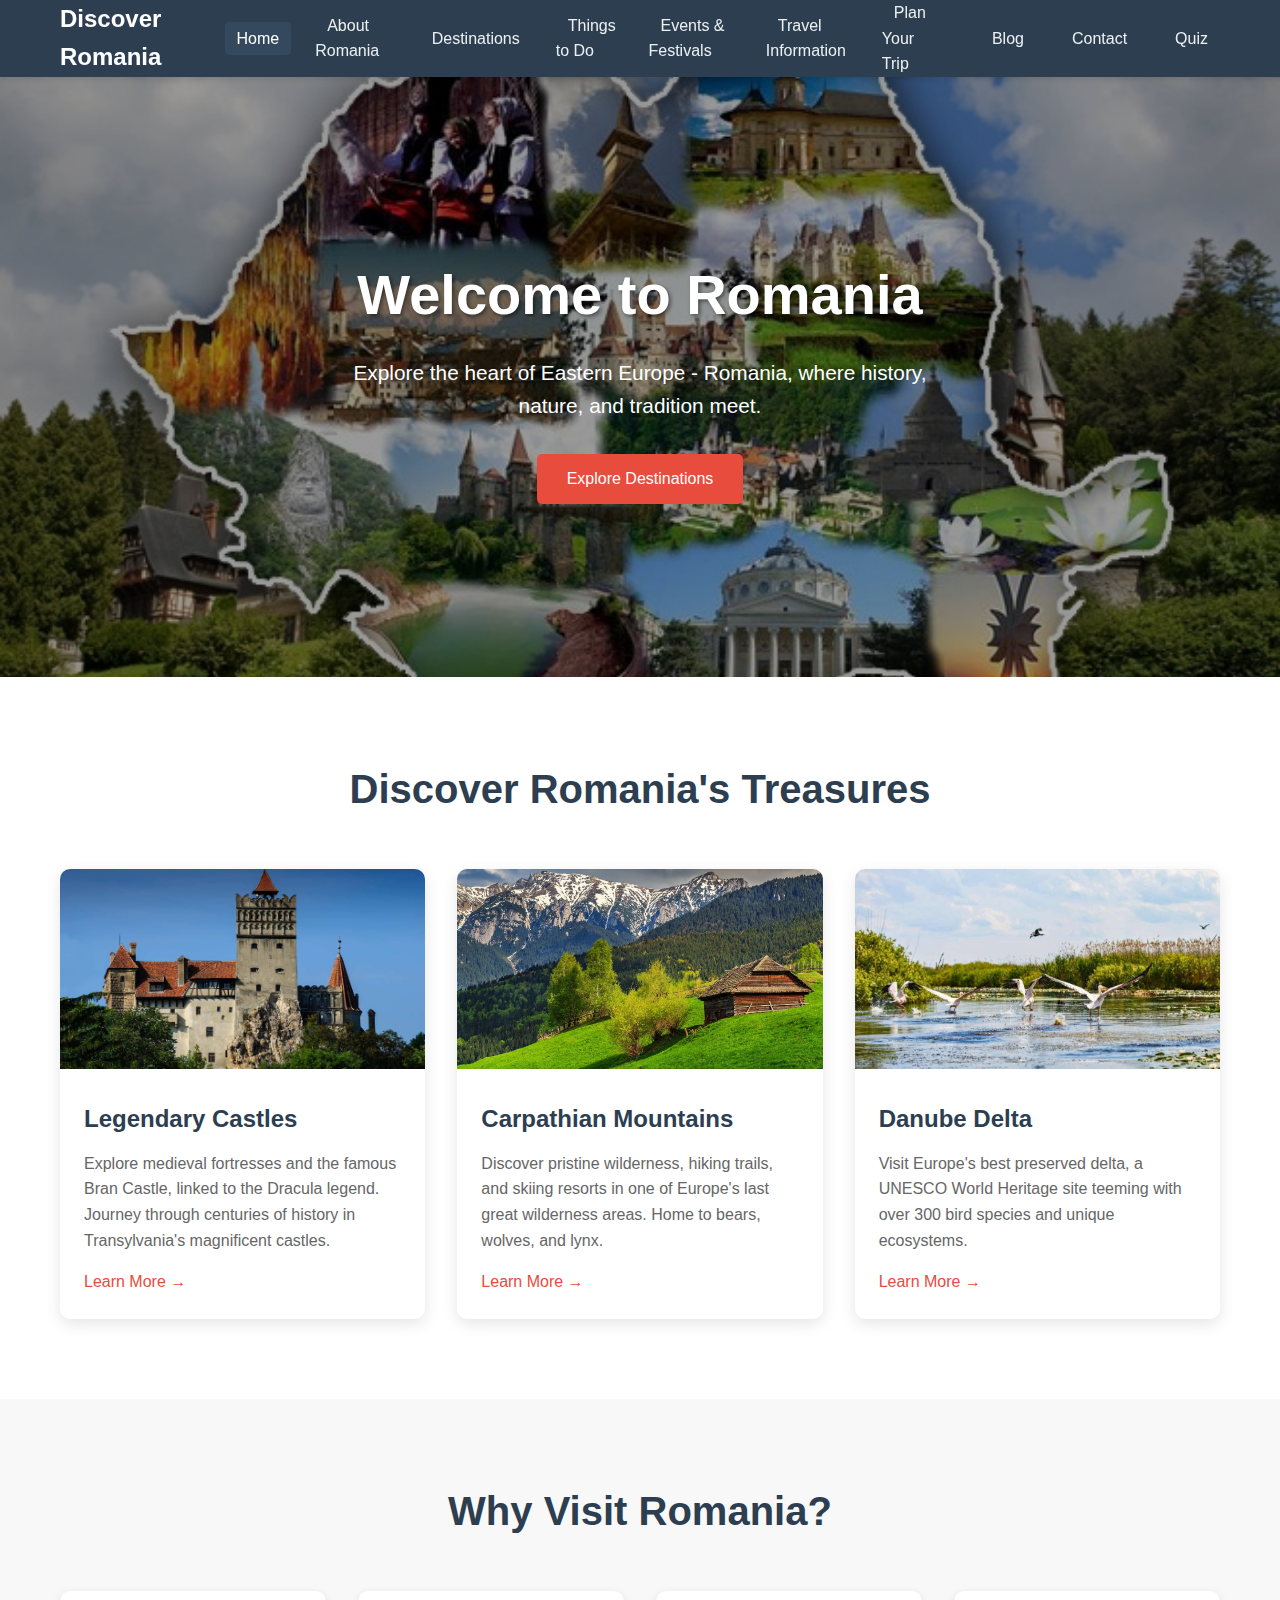
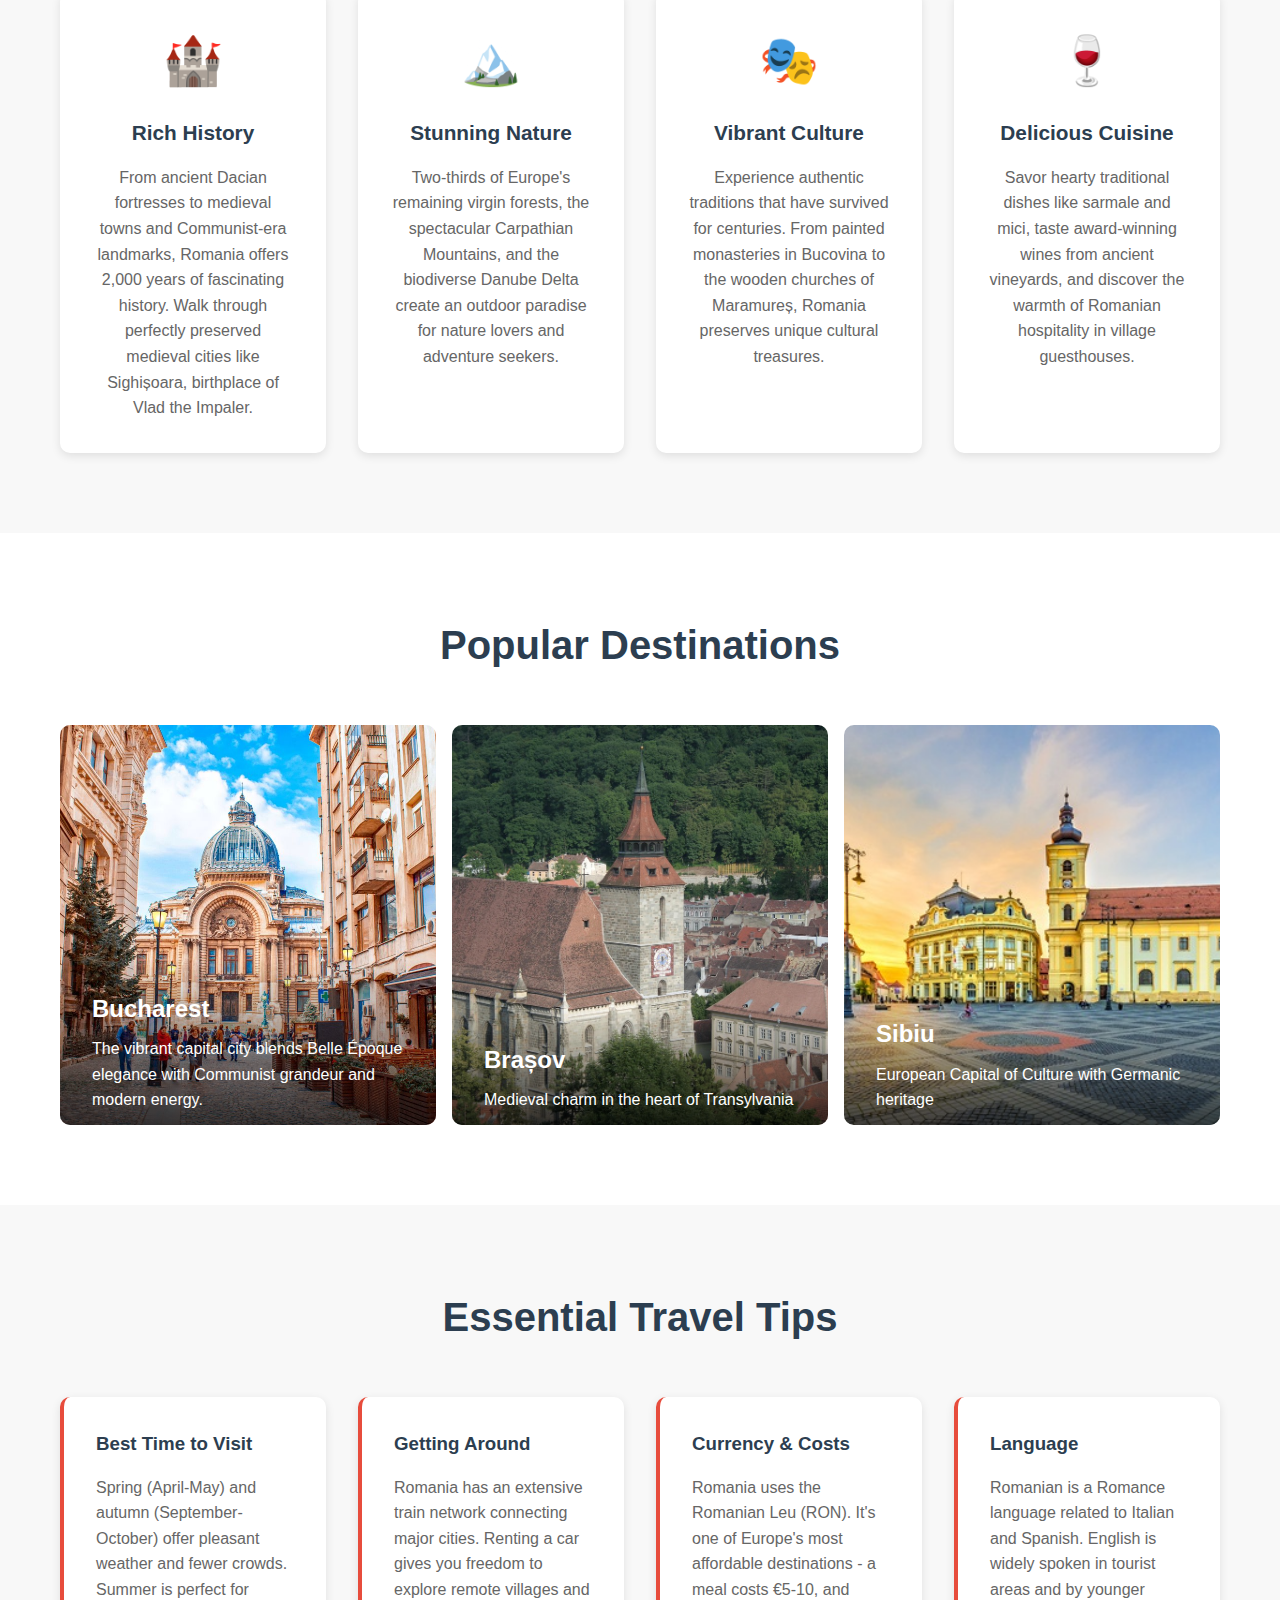
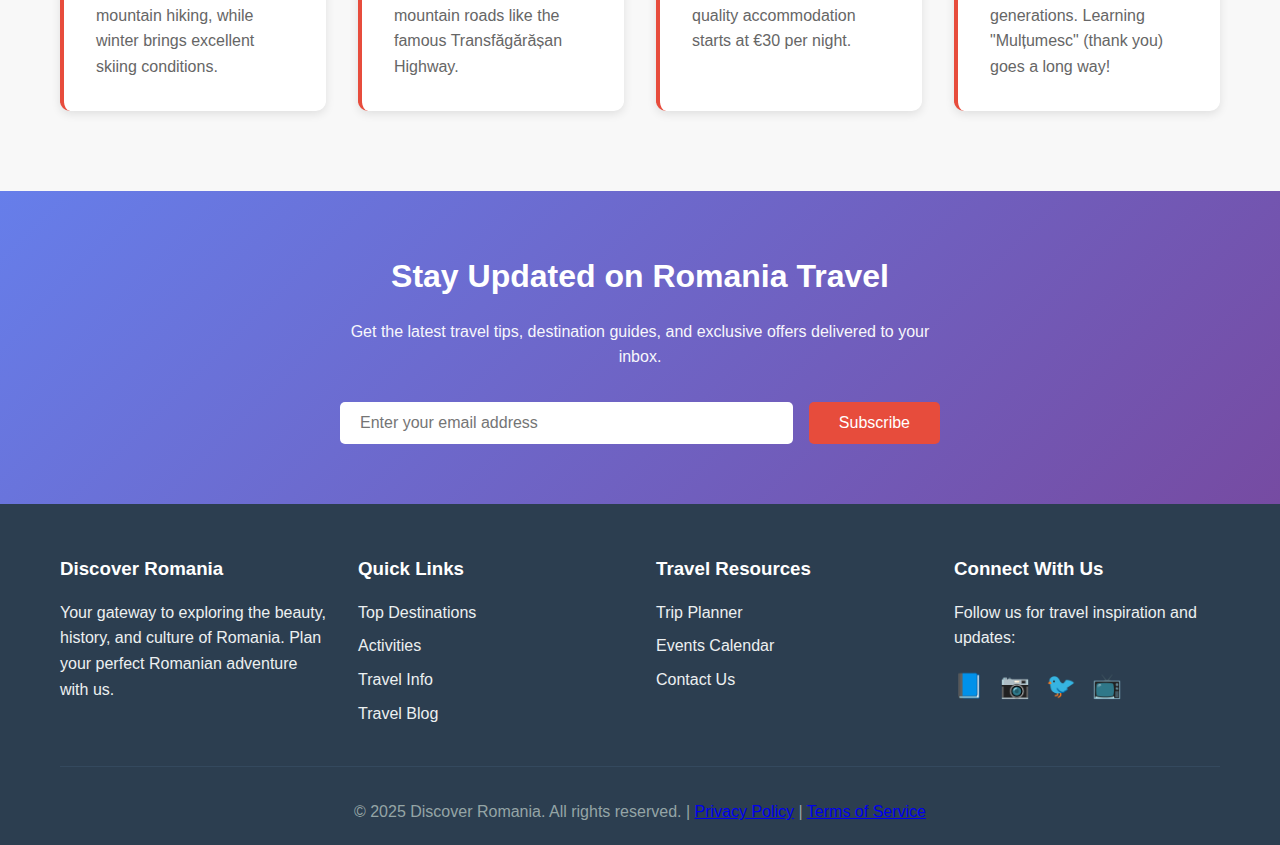
<file: index.html>
<!DOCTYPE html>
<html lang="en">
<head>
    <meta charset="UTF-8">
    <meta name="viewport" content="width=device-width, initial-scale=1.0">
    <title>Discover Romania - Home</title>
    <link rel="stylesheet" href="styles.css">
</head>
<body>
    <nav class="navbar">
        <div class="nav-container">
            <div class="logo">Discover Romania</div>
            <button class="nav-toggle" aria-label="Toggle navigation">
                <span></span>
                <span></span>
                <span></span>
            </button>
            <ul class="nav-menu">
                <li><a href="index.html" class="active">Home</a></li>
                <li><a href="about.html">About Romania</a></li>
                <li><a href="destinations.html">Destinations</a></li>
                <li><a href="things-to-do.html">Things to Do</a></li>
                <li><a href="events.html">Events & Festivals</a></li>
                <li><a href="travel-info.html">Travel Information</a></li>
                <li><a href="plan-trip.html">Plan Your Trip</a></li>
                <li><a href="blog.html">Blog</a></li>
                <li><a href="contact.html">Contact</a></li>
                <li><a href="quiz.html">Quiz</a></li>
            </ul>
        </div>
    </nav>

    <section class="hero">
        <div class="hero-overlay"></div>
        <div class="hero-content">
            <h1 class="hero-title">Welcome to Romania</h1>
            <p class="hero-subtitle">Explore the heart of Eastern Europe - Romania, where history, nature, and tradition meet.</p>
            <a href="destinations.html" class="btn-primary">Explore Destinations</a>
        </div>
    </section>

    <section class="quick-links">
        <div class="container">
            <h2 class="section-title">Discover Romania's Treasures</h2>
            <div class="cards-grid">
                <div class="card">
                    <img src="images/Bran.jpg" alt="Bran Castle">
                    <div class="card-content">
                        <h3>Legendary Castles</h3>
                        <p>Explore medieval fortresses and the famous Bran Castle, linked to the Dracula legend. Journey through centuries of history in Transylvania's magnificent castles.</p>
                        <a href="destinations.html" class="card-link">Learn More →</a>
                    </div>
                </div>
                <div class="card">
                    <img src="images/Carpathian.jpg" alt="Carpathian Mountains">
                    <div class="card-content">
                        <h3>Carpathian Mountains</h3>
                        <p>Discover pristine wilderness, hiking trails, and skiing resorts in one of Europe's last great wilderness areas. Home to bears, wolves, and lynx.</p>
                        <a href="destinations.html" class="card-link">Learn More →</a>
                    </div>
                </div>
                <div class="card">
                    <img src="images/Danube-Delta.jpg" alt="Danube Delta">
                    <div class="card-content">
                        <h3>Danube Delta</h3>
                        <p>Visit Europe's best preserved delta, a UNESCO World Heritage site teeming with over 300 bird species and unique ecosystems.</p>
                        <a href="destinations.html" class="card-link">Learn More →</a>
                    </div>
                </div>
            </div>
        </div>
    </section>

    <section class="why-romania">
        <div class="container">
            <h2 class="section-title">Why Visit Romania?</h2>
            <div class="features-grid">
                <div class="feature">
                    <div class="feature-icon">🏰</div>
                    <h3>Rich History</h3>
                    <p>From ancient Dacian fortresses to medieval towns and Communist-era landmarks, Romania offers 2,000 years of fascinating history. Walk through perfectly preserved medieval cities like Sighișoara, birthplace of Vlad the Impaler.</p>
                </div>
                <div class="feature">
                    <div class="feature-icon">🏔️</div>
                    <h3>Stunning Nature</h3>
                    <p>Two-thirds of Europe's remaining virgin forests, the spectacular Carpathian Mountains, and the biodiverse Danube Delta create an outdoor paradise for nature lovers and adventure seekers.</p>
                </div>
                <div class="feature">
                    <div class="feature-icon">🎭</div>
                    <h3>Vibrant Culture</h3>
                    <p>Experience authentic traditions that have survived for centuries. From painted monasteries in Bucovina to the wooden churches of Maramureș, Romania preserves unique cultural treasures.</p>
                </div>
                <div class="feature">
                    <div class="feature-icon">🍷</div>
                    <h3>Delicious Cuisine</h3>
                    <p>Savor hearty traditional dishes like sarmale and mici, taste award-winning wines from ancient vineyards, and discover the warmth of Romanian hospitality in village guesthouses.</p>
                </div>
            </div>
        </div>
    </section>

    <section class="popular-destinations">
        <div class="container">
            <h2 class="section-title">Popular Destinations</h2>
            <div class="destinations-showcase">
                <div class="destination-card large">
                    <img src="images/Bucharest3.jpg" alt="Bucharest">
                    <div class="destination-overlay">
                        <h3>Bucharest</h3>
                        <p>The vibrant capital city blends Belle Époque elegance with Communist grandeur and modern energy.</p>
                    </div>
                </div>
                <div class="destination-card">
                    <img src="images/brasov-5781211_1280.jpg" alt="Brașov">
                    <div class="destination-overlay">
                        <h3>Brașov</h3>
                        <p>Medieval charm in the heart of Transylvania</p>
                    </div>
                </div>
                <div class="destination-card">
                    <img src="images/Sibiu.jpg" alt="Sibiu">
                    <div class="destination-overlay">
                        <h3>Sibiu</h3>
                        <p>European Capital of Culture with Germanic heritage</p>
                    </div>
                </div>
            </div>
        </div>
    </section>

    <section class="travel-tips">
        <div class="container">
            <h2 class="section-title">Essential Travel Tips</h2>
            <div class="tips-grid">
                <div class="tip-card">
                    <h3>Best Time to Visit</h3>
                    <p>Spring (April-May) and autumn (September-October) offer pleasant weather and fewer crowds. Summer is perfect for mountain hiking, while winter brings excellent skiing conditions.</p>
                </div>
                <div class="tip-card">
                    <h3>Getting Around</h3>
                    <p>Romania has an extensive train network connecting major cities. Renting a car gives you freedom to explore remote villages and mountain roads like the famous Transfăgărășan Highway.</p>
                </div>
                <div class="tip-card">
                    <h3>Currency & Costs</h3>
                    <p>Romania uses the Romanian Leu (RON). It's one of Europe's most affordable destinations - a meal costs €5-10, and quality accommodation starts at €30 per night.</p>
                </div>
                <div class="tip-card">
                    <h3>Language</h3>
                    <p>Romanian is a Romance language related to Italian and Spanish. English is widely spoken in tourist areas and by younger generations. Learning "Mulțumesc" (thank you) goes a long way!</p>
                </div>
            </div>
        </div>
    </section>

    <section class="newsletter">
        <div class="container">
            <div class="newsletter-content">
                <h2>Stay Updated on Romania Travel</h2>
                <p>Get the latest travel tips, destination guides, and exclusive offers delivered to your inbox.</p>
                <form class="newsletter-form" id="newsletterForm">
                    <input type="email" placeholder="Enter your email address" required>
                    <button type="submit" class="btn-primary">Subscribe</button>
                </form>
            </div>
        </div>
    </section>

    <footer class="footer">
        <div class="container">
            <div class="footer-content">
                <div class="footer-section">
                    <h3>Discover Romania</h3>
                    <p>Your gateway to exploring the beauty, history, and culture of Romania. Plan your perfect Romanian adventure with us.</p>
                </div>
                <div class="footer-section">
                    <h3>Quick Links</h3>
                    <ul>
                        <li><a href="destinations.html">Top Destinations</a></li>
                        <li><a href="things-to-do.html">Activities</a></li>
                        <li><a href="travel-info.html">Travel Info</a></li>
                        <li><a href="blog.html">Travel Blog</a></li>
                    </ul>
                </div>
                <div class="footer-section">
                    <h3>Travel Resources</h3>
                    <ul>
                        <li><a href="plan-trip.html">Trip Planner</a></li>
                        <li><a href="events.html">Events Calendar</a></li>
                        <li><a href="contact.html">Contact Us</a></li>
                    </ul>
                </div>
                <div class="footer-section">
                    <h3>Connect With Us</h3>
                    <p>Follow us for travel inspiration and updates:</p>
                    <div class="social-links">
                        <a href="#" aria-label="Facebook">📘</a>
                        <a href="#" aria-label="Instagram">📷</a>
                        <a href="#" aria-label="Twitter">🐦</a>
                        <a href="#" aria-label="YouTube">📺</a>
                    </div>
                </div>
            </div>
            <div class="footer-bottom">
                <p>&copy; 2025 Discover Romania. All rights reserved. | <a href="#">Privacy Policy</a> | <a href="#">Terms of Service</a></p>
            </div>
        </div>
    </footer>

    <script src="script.js"></script>
</body>
</html>
</file>
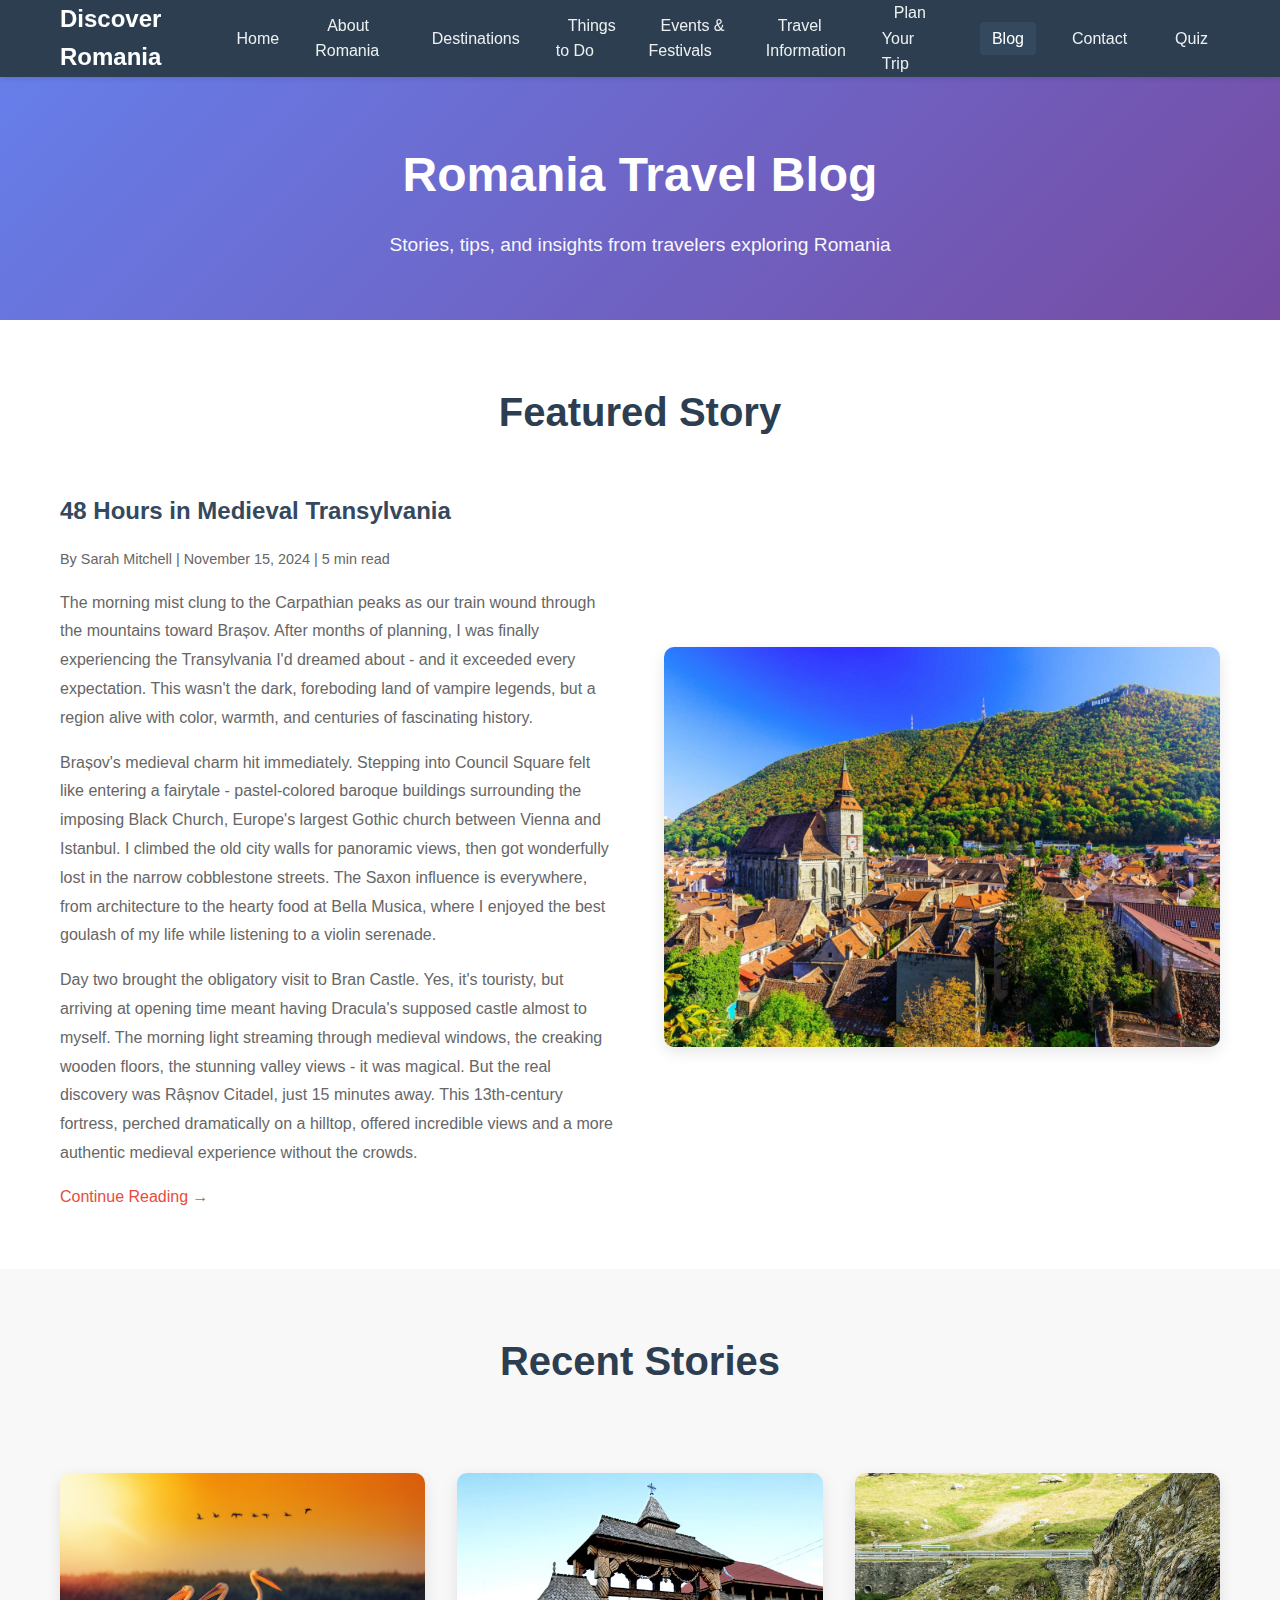
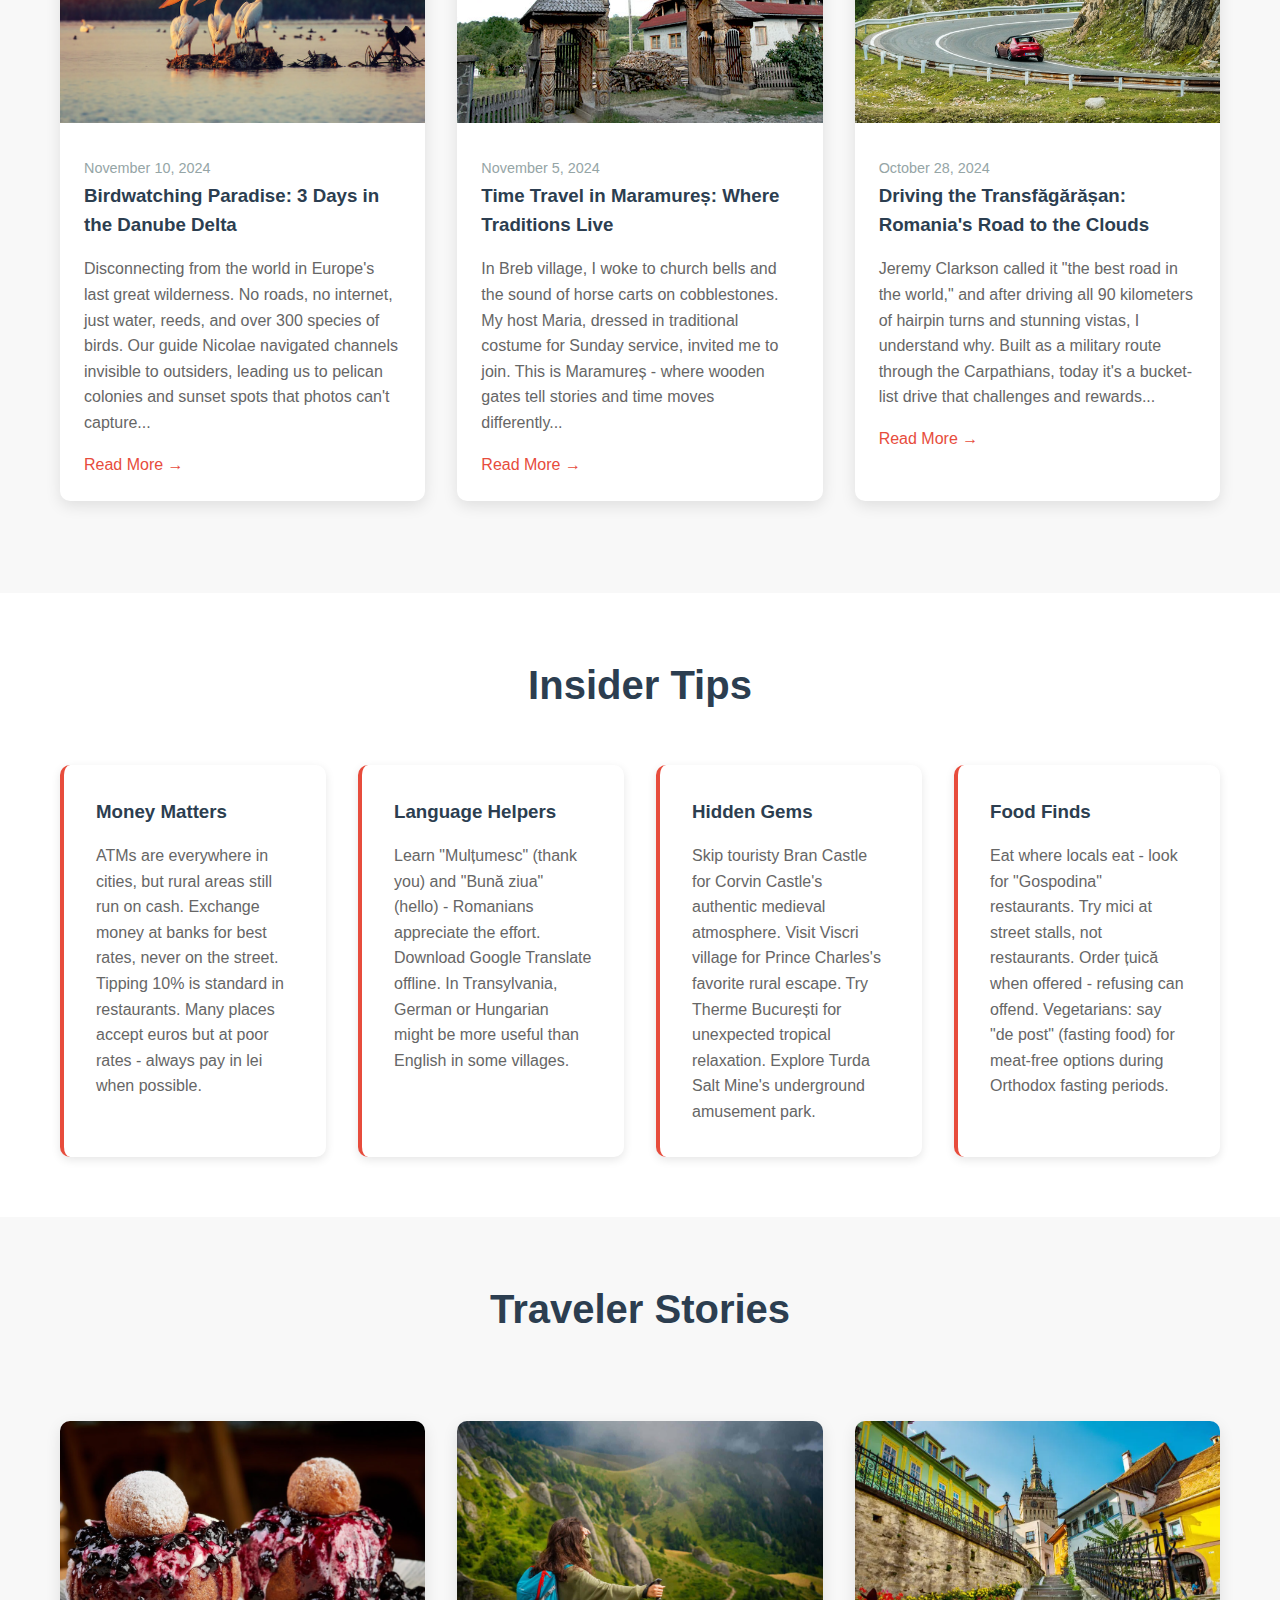
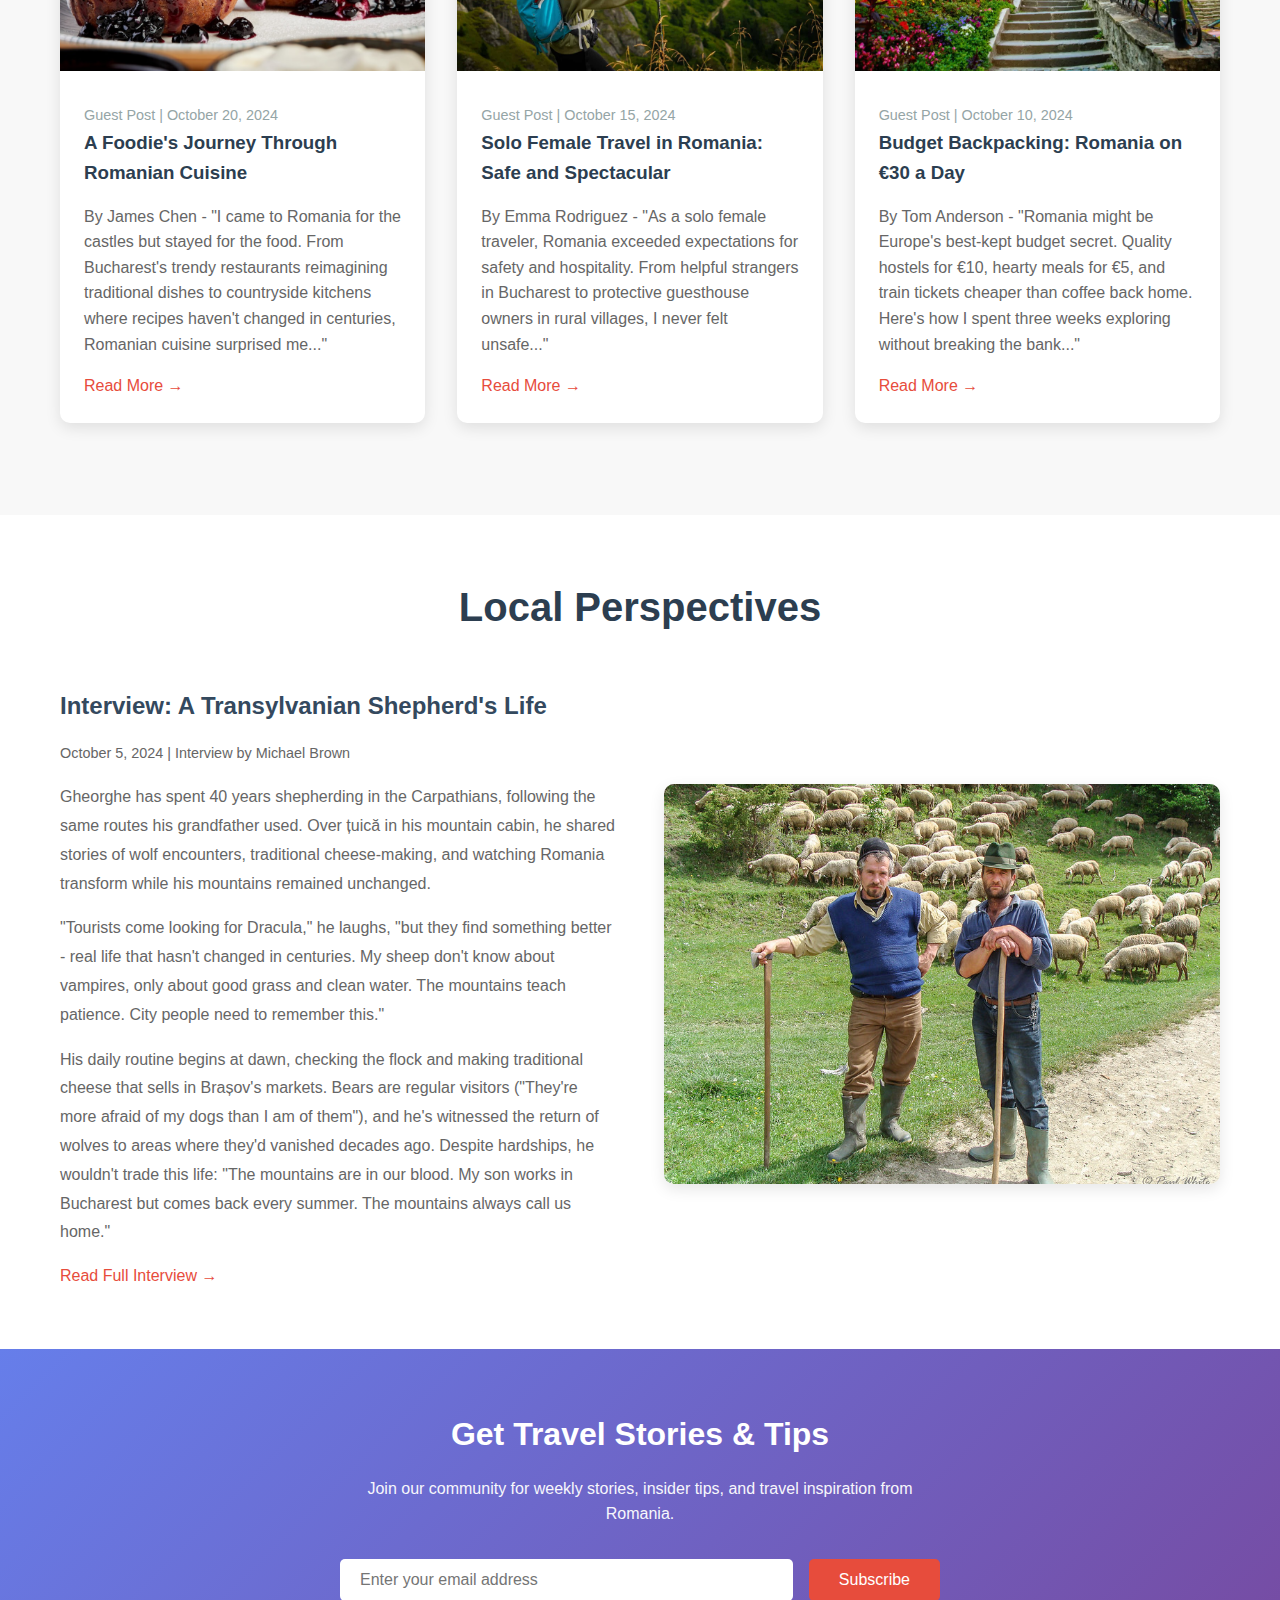
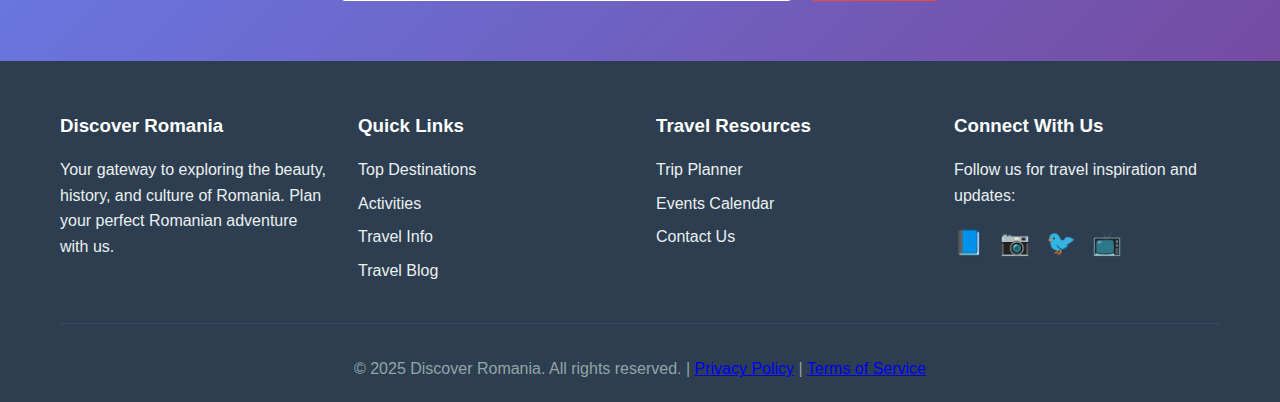
<file: blog.html>
<!DOCTYPE html>
<html lang="en">
<head>
    <meta charset="UTF-8">
    <meta name="viewport" content="width=device-width, initial-scale=1.0">
    <title>Travel Blog - Discover Romania</title>
    <link rel="stylesheet" href="styles.css">
</head>
<body>
    <nav class="navbar">
        <div class="nav-container">
            <div class="logo">Discover Romania</div>
            <button class="nav-toggle" aria-label="Toggle navigation">
                <span></span>
                <span></span>
                <span></span>
            </button>
            <ul class="nav-menu">
                <li><a href="index.html">Home</a></li>
                <li><a href="about.html">About Romania</a></li>
                <li><a href="destinations.html">Destinations</a></li>
                <li><a href="things-to-do.html">Things to Do</a></li>
                <li><a href="events.html">Events & Festivals</a></li>
                <li><a href="travel-info.html">Travel Information</a></li>
                <li><a href="plan-trip.html">Plan Your Trip</a></li>
                <li><a href="blog.html" class="active">Blog</a></li>
                <li><a href="contact.html">Contact</a></li>
                <li><a href="quiz.html">Quiz</a></li>
            </ul>
        </div>
    </nav>

    <section class="page-header">
        <div class="container">
            <h1>Romania Travel Blog</h1>
            <p>Stories, tips, and insights from travelers exploring Romania</p>
        </div>
    </section>

    <section class="content-section">
        <div class="container">
            <h2 class="section-title">Featured Story</h2>
            <div class="content-grid">
                <div class="content-text">
                    <h3>48 Hours in Medieval Transylvania</h3>
                    <p class="blog-meta">By Sarah Mitchell | November 15, 2024 | 5 min read</p>
                    <p>The morning mist clung to the Carpathian peaks as our train wound through the mountains toward Brașov. After months of planning, I was finally experiencing the Transylvania I'd dreamed about - and it exceeded every expectation. This wasn't the dark, foreboding land of vampire legends, but a region alive with color, warmth, and centuries of fascinating history.</p>
                    
                    <p>Brașov's medieval charm hit immediately. Stepping into Council Square felt like entering a fairytale - pastel-colored baroque buildings surrounding the imposing Black Church, Europe's largest Gothic church between Vienna and Istanbul. I climbed the old city walls for panoramic views, then got wonderfully lost in the narrow cobblestone streets. The Saxon influence is everywhere, from architecture to the hearty food at Bella Musica, where I enjoyed the best goulash of my life while listening to a violin serenade.</p>
                    
                    <p>Day two brought the obligatory visit to Bran Castle. Yes, it's touristy, but arriving at opening time meant having Dracula's supposed castle almost to myself. The morning light streaming through medieval windows, the creaking wooden floors, the stunning valley views - it was magical. But the real discovery was Râșnov Citadel, just 15 minutes away. This 13th-century fortress, perched dramatically on a hilltop, offered incredible views and a more authentic medieval experience without the crowds.</p>
                    
                    <a href="#" class="card-link">Continue Reading →</a>
                </div>
                <div>
                    <img src="images/Brasov-Town.jpg" alt="Brașov medieval town" class="content-image">
                </div>
            </div>
        </div>
    </section>

    <section class="content-section">
        <div class="container">
            <h2 class="section-title">Recent Stories</h2>
            <div class="blog-grid">
                <div class="blog-card">
                    <img src="images/danube-delta-pelicans-AdobeStock-small.jpeg" alt="Danube Delta">
                    <div class="blog-card-content">
                        <span class="blog-meta">November 10, 2024</span>
                        <h3>Birdwatching Paradise: 3 Days in the Danube Delta</h3>
                        <p>Disconnecting from the world in Europe's last great wilderness. No roads, no internet, just water, reeds, and over 300 species of birds. Our guide Nicolae navigated channels invisible to outsiders, leading us to pelican colonies and sunset spots that photos can't capture...</p>
                        <a href="#" class="card-link">Read More →</a>
                    </div>
                </div>
                
                <div class="blog-card">
                    <img src="images/Romania-Breb-Wooden-Gate.jpg" alt="Maramureș village">
                    <div class="blog-card-content">
                        <span class="blog-meta">November 5, 2024</span>
                        <h3>Time Travel in Maramureș: Where Traditions Live</h3>
                        <p>In Breb village, I woke to church bells and the sound of horse carts on cobblestones. My host Maria, dressed in traditional costume for Sunday service, invited me to join. This is Maramureș - where wooden gates tell stories and time moves differently...</p>
                        <a href="#" class="card-link">Read More →</a>
                    </div>
                </div>
                
                <div class="blog-card">
                    <img src="images/car_tranfag.jpg" alt="Mountain road">
                    <div class="blog-card-content">
                        <span class="blog-meta">October 28, 2024</span>
                        <h3>Driving the Transfăgărășan: Romania's Road to the Clouds</h3>
                        <p>Jeremy Clarkson called it "the best road in the world," and after driving all 90 kilometers of hairpin turns and stunning vistas, I understand why. Built as a military route through the Carpathians, today it's a bucket-list drive that challenges and rewards...</p>
                        <a href="#" class="card-link">Read More →</a>
                    </div>
                </div>
            </div>
        </div>
    </section>

    <section class="content-section">
        <div class="container">
            <h2 class="section-title">Insider Tips</h2>
            <div class="tips-grid">
                <div class="tip-card">
                    <h3>Money Matters</h3>
                    <p>ATMs are everywhere in cities, but rural areas still run on cash. Exchange money at banks for best rates, never on the street. Tipping 10% is standard in restaurants. Many places accept euros but at poor rates - always pay in lei when possible.</p>
                </div>
                <div class="tip-card">
                    <h3>Language Helpers</h3>
                    <p>Learn "Mulțumesc" (thank you) and "Bună ziua" (hello) - Romanians appreciate the effort. Download Google Translate offline. In Transylvania, German or Hungarian might be more useful than English in some villages.</p>
                </div>
                <div class="tip-card">
                    <h3>Hidden Gems</h3>
                    <p>Skip touristy Bran Castle for Corvin Castle's authentic medieval atmosphere. Visit Viscri village for Prince Charles's favorite rural escape. Try Therme București for unexpected tropical relaxation. Explore Turda Salt Mine's underground amusement park.</p>
                </div>
                <div class="tip-card">
                    <h3>Food Finds</h3>
                    <p>Eat where locals eat - look for "Gospodina" restaurants. Try mici at street stalls, not restaurants. Order țuică when offered - refusing can offend. Vegetarians: say "de post" (fasting food) for meat-free options during Orthodox fasting periods.</p>
                </div>
            </div>
        </div>
    </section>

    <section class="content-section">
        <div class="container">
            <h2 class="section-title">Traveler Stories</h2>
            <div class="blog-grid">
                <div class="blog-card">
                    <img src="images/Papanasi.jpg" alt="Romanian food">
                    <div class="blog-card-content">
                        <span class="blog-meta">Guest Post | October 20, 2024</span>
                        <h3>A Foodie's Journey Through Romanian Cuisine</h3>
                        <p>By James Chen - "I came to Romania for the castles but stayed for the food. From Bucharest's trendy restaurants reimagining traditional dishes to countryside kitchens where recipes haven't changed in centuries, Romanian cuisine surprised me..."</p>
                        <a href="#" class="card-link">Read More →</a>
                    </div>
                </div>
                
                <div class="blog-card">
                    <img src="images/Women-Outdoors-Solo-Hiker-scaled.jpg" alt="Hiking trail">
                    <div class="blog-card-content">
                        <span class="blog-meta">Guest Post | October 15, 2024</span>
                        <h3>Solo Female Travel in Romania: Safe and Spectacular</h3>
                        <p>By Emma Rodriguez - "As a solo female traveler, Romania exceeded expectations for safety and hospitality. From helpful strangers in Bucharest to protective guesthouse owners in rural villages, I never felt unsafe..."</p>
                        <a href="#" class="card-link">Read More →</a>
                    </div>
                </div>
                
                <div class="blog-card">
                    <img src="images/Sighisoara.jpg" alt="Sighișoara">
                    <div class="blog-card-content">
                        <span class="blog-meta">Guest Post | October 10, 2024</span>
                        <h3>Budget Backpacking: Romania on €30 a Day</h3>
                        <p>By Tom Anderson - "Romania might be Europe's best-kept budget secret. Quality hostels for €10, hearty meals for €5, and train tickets cheaper than coffee back home. Here's how I spent three weeks exploring without breaking the bank..."</p>
                        <a href="#" class="card-link">Read More →</a>
                    </div>
                </div>
            </div>
        </div>
    </section>

    <section class="content-section">
        <div class="container">
            <h2 class="section-title">Local Perspectives</h2>
            <div class="content-grid">
                <div class="content-text">
                    <h3>Interview: A Transylvanian Shepherd's Life</h3>
                    <p class="blog-meta">October 5, 2024 | Interview by Michael Brown</p>
                    <p>Gheorghe has spent 40 years shepherding in the Carpathians, following the same routes his grandfather used. Over țuică in his mountain cabin, he shared stories of wolf encounters, traditional cheese-making, and watching Romania transform while his mountains remained unchanged.</p>
                    
                    <p>"Tourists come looking for Dracula," he laughs, "but they find something better - real life that hasn't changed in centuries. My sheep don't know about vampires, only about good grass and clean water. The mountains teach patience. City people need to remember this."</p>
                    
                    <p>His daily routine begins at dawn, checking the flock and making traditional cheese that sells in Brașov's markets. Bears are regular visitors ("They're more afraid of my dogs than I am of them"), and he's witnessed the return of wolves to areas where they'd vanished decades ago. Despite hardships, he wouldn't trade this life: "The mountains are in our blood. My son works in Bucharest but comes back every summer. The mountains always call us home."</p>
                    
                    <a href="#" class="card-link">Read Full Interview →</a>
                </div>
                <div>
                    <img src="images/shepherd.jpg" alt="Romanian shepherd" class="content-image">
                </div>
            </div>
        </div>
    </section>

    <section class="newsletter">
        <div class="container">
            <div class="newsletter-content">
                <h2>Get Travel Stories & Tips</h2>
                <p>Join our community for weekly stories, insider tips, and travel inspiration from Romania.</p>
                <form class="newsletter-form" id="blogNewsletterForm">
                    <input type="email" placeholder="Enter your email address" required>
                    <button type="submit" class="btn-primary">Subscribe</button>
                </form>
            </div>
        </div>
    </section>

    <footer class="footer">
        <div class="container">
            <div class="footer-content">
                <div class="footer-section">
                    <h3>Discover Romania</h3>
                    <p>Your gateway to exploring the beauty, history, and culture of Romania. Plan your perfect Romanian adventure with us.</p>
                </div>
                <div class="footer-section">
                    <h3>Quick Links</h3>
                    <ul>
                        <li><a href="destinations.html">Top Destinations</a></li>
                        <li><a href="things-to-do.html">Activities</a></li>
                        <li><a href="travel-info.html">Travel Info</a></li>
                        <li><a href="blog.html">Travel Blog</a></li>
                    </ul>
                </div>
                <div class="footer-section">
                    <h3>Travel Resources</h3>
                    <ul>
                        <li><a href="plan-trip.html">Trip Planner</a></li>
                        <li><a href="events.html">Events Calendar</a></li>
                        <li><a href="contact.html">Contact Us</a></li>
                    </ul>
                </div>
                <div class="footer-section">
                    <h3>Connect With Us</h3>
                    <p>Follow us for travel inspiration and updates:</p>
                    <div class="social-links">
                        <a href="#" aria-label="Facebook">📘</a>
                        <a href="#" aria-label="Instagram">📷</a>
                        <a href="#" aria-label="Twitter">🐦</a>
                        <a href="#" aria-label="YouTube">📺</a>
                    </div>
                </div>
            </div>
            <div class="footer-bottom">
                <p>&copy; 2025 Discover Romania. All rights reserved. | <a href="#">Privacy Policy</a> | <a href="#">Terms of Service</a></p>
            </div>
        </div>
    </footer>

    <script src="script.js"></script>
</body>
</html>
</file>
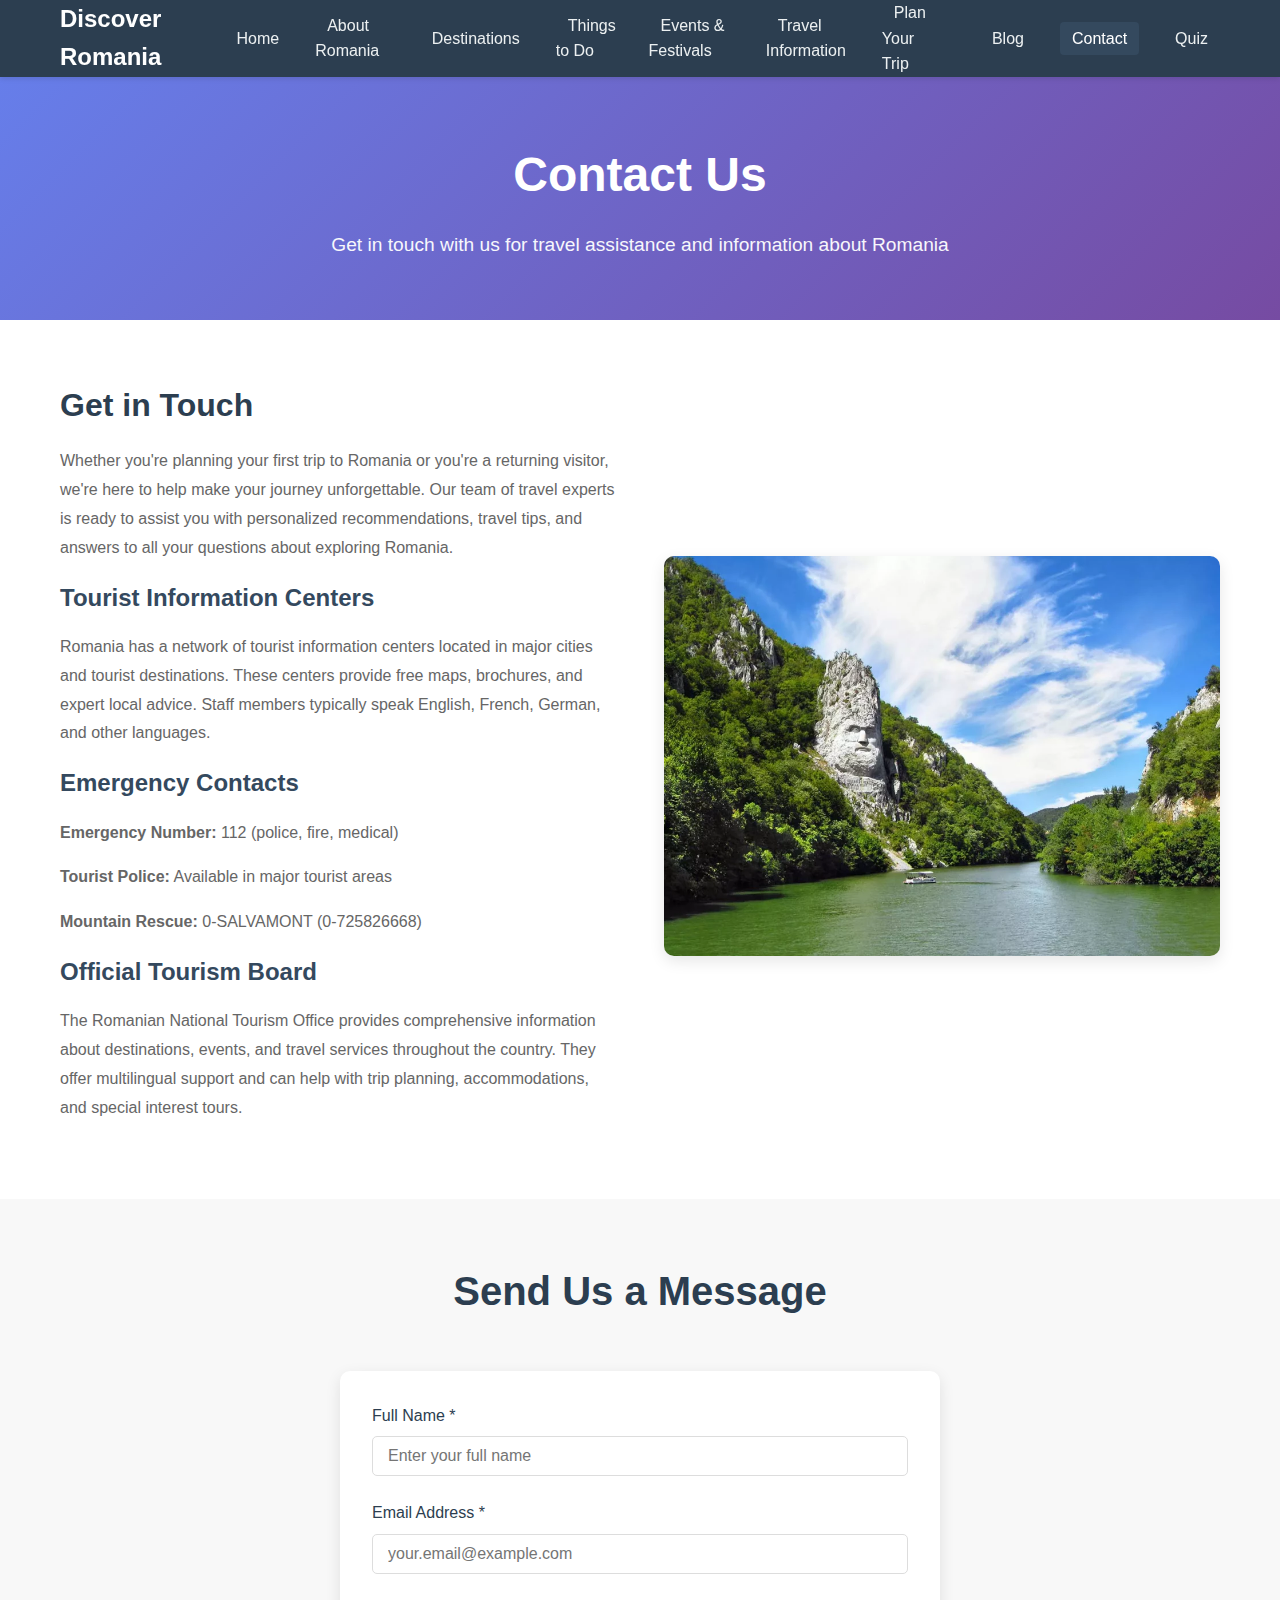
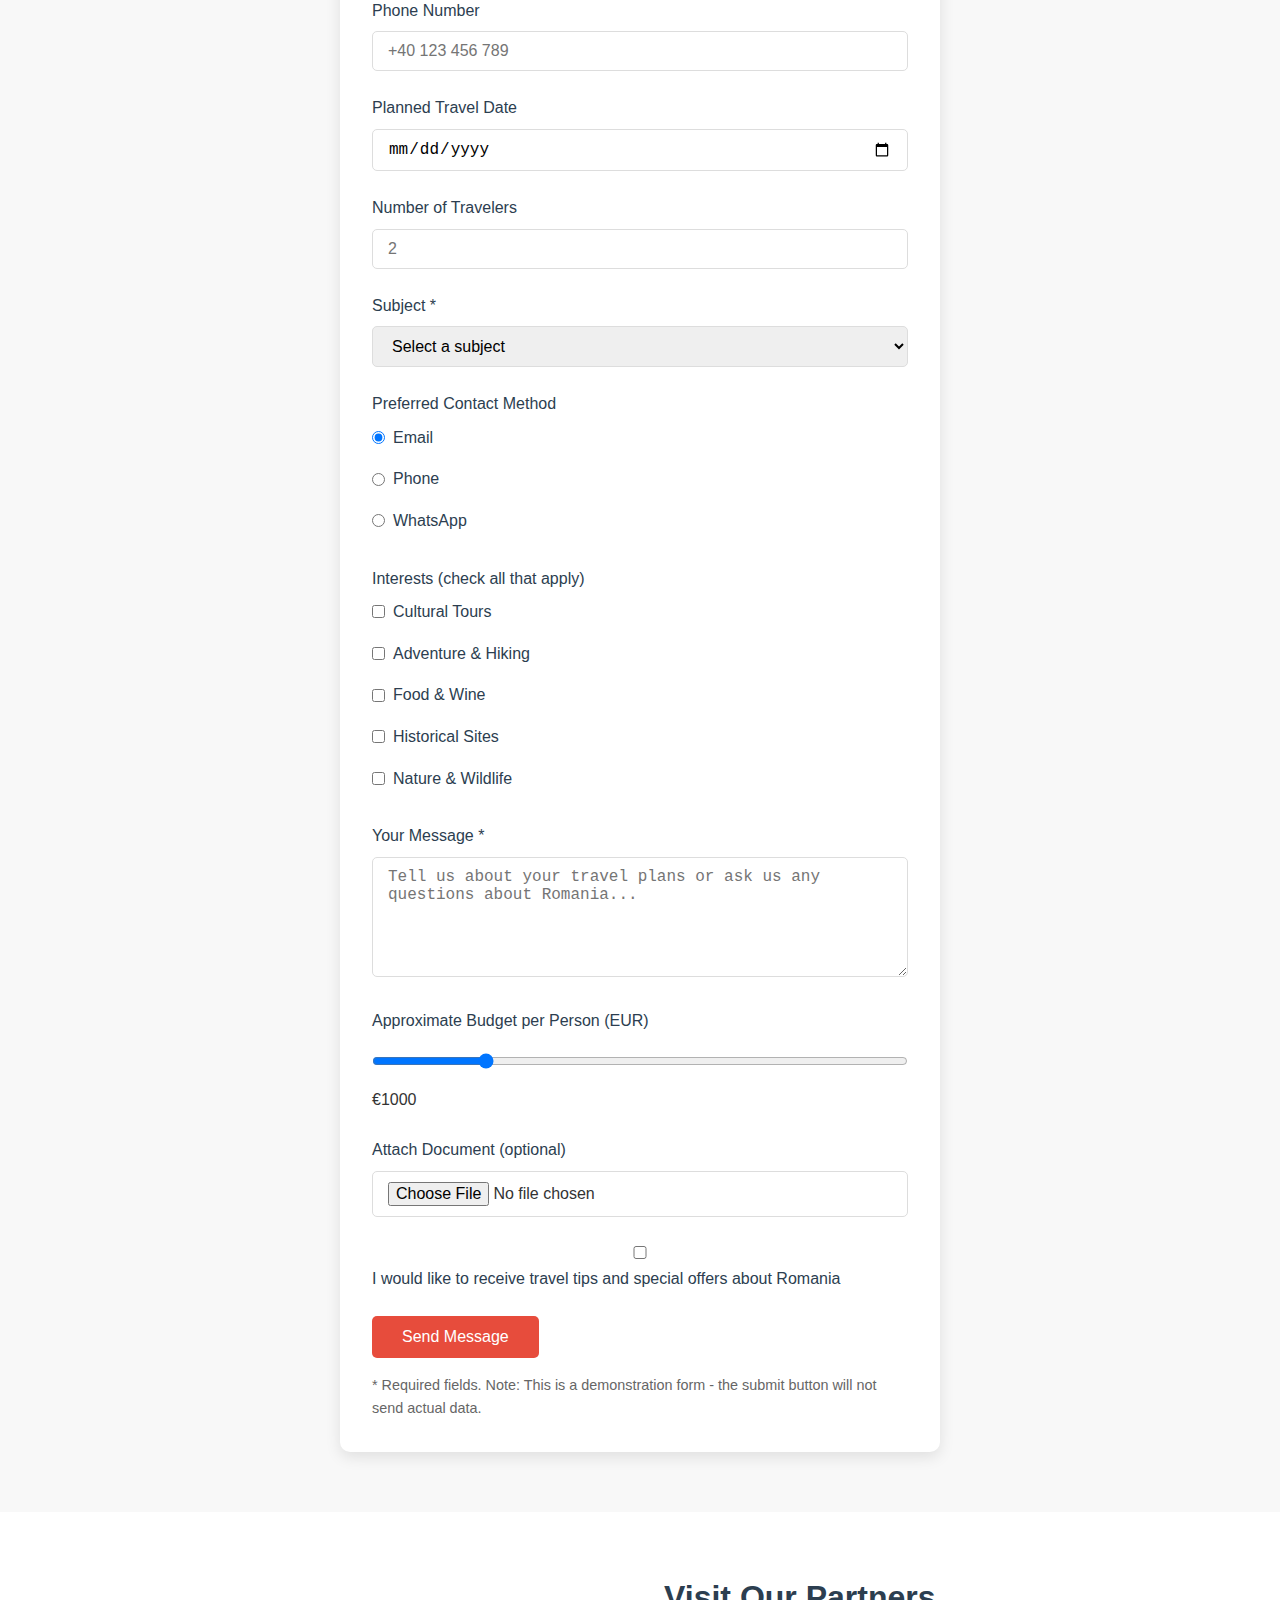
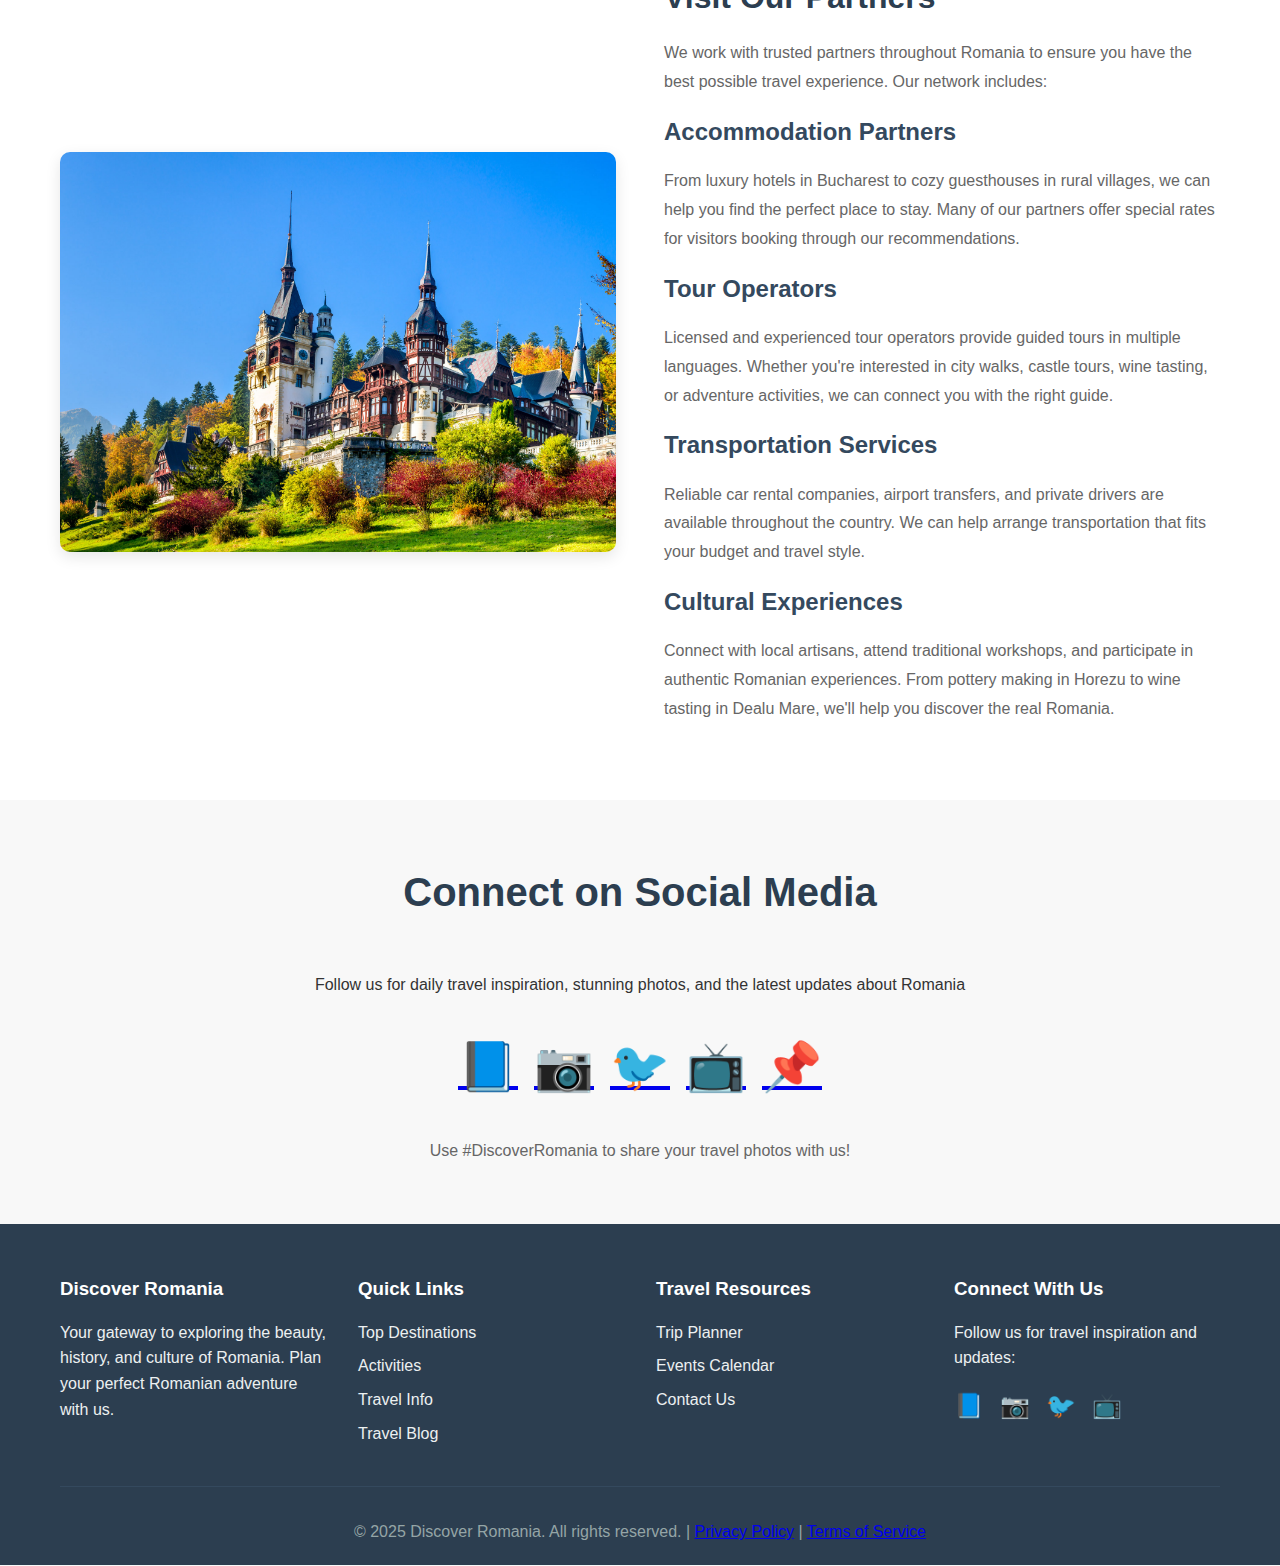
<file: contact.html>
<!DOCTYPE html>
<html lang="en">
<head>
    <meta charset="UTF-8">
    <meta name="viewport" content="width=device-width, initial-scale=1.0">
    <title>Contact Us - Discover Romania</title>
    <link rel="stylesheet" href="styles.css">
</head>
<body>
    <nav class="navbar">
        <div class="nav-container">
            <div class="logo">Discover Romania</div>
            <button class="nav-toggle" aria-label="Toggle navigation">
                <span></span>
                <span></span>
                <span></span>
            </button>
            <ul class="nav-menu">
                <li><a href="index.html">Home</a></li>
                <li><a href="about.html">About Romania</a></li>
                <li><a href="destinations.html">Destinations</a></li>
                <li><a href="things-to-do.html">Things to Do</a></li>
                <li><a href="events.html">Events & Festivals</a></li>
                <li><a href="travel-info.html">Travel Information</a></li>
                <li><a href="plan-trip.html">Plan Your Trip</a></li>
                <li><a href="blog.html">Blog</a></li>
                <li><a href="contact.html" class="active">Contact</a></li>
                <li><a href="quiz.html">Quiz</a></li>
            </ul>
        </div>
    </nav>

    <section class="page-header">
        <div class="container">
            <h1>Contact Us</h1>
            <p>Get in touch with us for travel assistance and information about Romania</p>
        </div>
    </section>

    <section class="content-section">
        <div class="container">
            <div class="content-grid">
                <div class="content-text">
                    <h2>Get in Touch</h2>
                    <p>Whether you're planning your first trip to Romania or you're a returning visitor, we're here to help make your journey unforgettable. Our team of travel experts is ready to assist you with personalized recommendations, travel tips, and answers to all your questions about exploring Romania.</p>
                    
                    <h3>Tourist Information Centers</h3>
                    <p>Romania has a network of tourist information centers located in major cities and tourist destinations. These centers provide free maps, brochures, and expert local advice. Staff members typically speak English, French, German, and other languages.</p>
                    
                    <h3>Emergency Contacts</h3>
                    <p><strong>Emergency Number:</strong> 112 (police, fire, medical)</p>
                    <p><strong>Tourist Police:</strong> Available in major tourist areas</p>
                    <p><strong>Mountain Rescue:</strong> 0-SALVAMONT (0-725826668)</p>
                    
                    <h3>Official Tourism Board</h3>
                    <p>The Romanian National Tourism Office provides comprehensive information about destinations, events, and travel services throughout the country. They offer multilingual support and can help with trip planning, accommodations, and special interest tours.</p>
                </div>
                
                <div>
                    <img src="images/decebal.jpg" alt="Decebal Statue" class="content-image">
                </div>
            </div>
        </div>
    </section>

    <section class="content-section">
        <div class="container">
            <h2 class="section-title">Send Us a Message</h2>
            <form class="contact-form" id="contactForm">
                <div class="form-group">
                    <label for="name">Full Name *</label>
                    <input type="text" id="name" name="name" required placeholder="Enter your full name">
                </div>
                
                <div class="form-group">
                    <label for="email">Email Address *</label>
                    <input type="email" id="email" name="email" required placeholder="your.email@example.com">
                </div>
                
                <div class="form-group">
                    <label for="phone">Phone Number</label>
                    <input type="tel" id="phone" name="phone" placeholder="+40 123 456 789">
                </div>
                
                <div class="form-group">
                    <label for="travelDate">Planned Travel Date</label>
                    <input type="date" id="travelDate" name="travelDate">
                </div>
                
                <div class="form-group">
                    <label for="travelers">Number of Travelers</label>
                    <input type="number" id="travelers" name="travelers" min="1" max="50" placeholder="2">
                </div>
                
                <div class="form-group">
                    <label for="subject">Subject *</label>
                    <select id="subject" name="subject" required>
                        <option value="">Select a subject</option>
                        <option value="general">General Information</option>
                        <option value="accommodation">Accommodation Help</option>
                        <option value="tours">Tour Packages</option>
                        <option value="transport">Transportation</option>
                        <option value="visa">Visa & Documentation</option>
                        <option value="other">Other</option>
                    </select>
                </div>
                
                <div class="form-group">
                    <label>Preferred Contact Method</label>
                    <div class="radio-group">
                        <label>
                            <input type="radio" name="contactMethod" value="email" checked>
                            Email
                        </label>
                        <label>
                            <input type="radio" name="contactMethod" value="phone">
                            Phone
                        </label>
                        <label>
                            <input type="radio" name="contactMethod" value="whatsapp">
                            WhatsApp
                        </label>
                    </div>
                </div>
                
                <div class="form-group">
                    <label>Interests (check all that apply)</label>
                    <div class="checkbox-group">
                        <label>
                            <input type="checkbox" name="interests" value="culture">
                            Cultural Tours
                        </label>
                        <label>
                            <input type="checkbox" name="interests" value="adventure">
                            Adventure & Hiking
                        </label>
                        <label>
                            <input type="checkbox" name="interests" value="gastronomy">
                            Food & Wine
                        </label>
                        <label>
                            <input type="checkbox" name="interests" value="history">
                            Historical Sites
                        </label>
                        <label>
                            <input type="checkbox" name="interests" value="nature">
                            Nature & Wildlife
                        </label>
                    </div>
                </div>
                
                <div class="form-group">
                    <label for="message">Your Message *</label>
                    <textarea id="message" name="message" required placeholder="Tell us about your travel plans or ask us any questions about Romania..."></textarea>
                </div>
                
                <div class="form-group">
                    <label for="budget">Approximate Budget per Person (EUR)</label>
                    <input type="range" id="budget" name="budget" min="100" max="5000" value="1000" oninput="document.getElementById('budgetValue').textContent = this.value">
                    <span>€<span id="budgetValue">1000</span></span>
                </div>
                
                <div class="form-group">
                    <label for="attachment">Attach Document (optional)</label>
                    <input type="file" id="attachment" name="attachment" accept=".pdf,.doc,.docx,.jpg,.png">
                </div>
                
                <div class="form-group">
                    <label>
                        <input type="checkbox" name="newsletter" value="yes">
                        I would like to receive travel tips and special offers about Romania
                    </label>
                </div>
                
                <button type="submit" class="btn-primary">Send Message</button>
                <p style="margin-top: 1rem; color: #666; font-size: 0.9rem;">
                    * Required fields. Note: This is a demonstration form - the submit button will not send actual data.
                </p>
            </form>
        </div>
    </section>

    <section class="content-section">
        <div class="container">
            <div class="content-grid">
                <div>
                    <img src="images/peles-castle-sinaia-romania.jpg" alt="Romanian castle" class="content-image">
                </div>
                <div class="content-text">
                    <h2>Visit Our Partners</h2>
                    <p>We work with trusted partners throughout Romania to ensure you have the best possible travel experience. Our network includes:</p>
                    
                    <h3>Accommodation Partners</h3>
                    <p>From luxury hotels in Bucharest to cozy guesthouses in rural villages, we can help you find the perfect place to stay. Many of our partners offer special rates for visitors booking through our recommendations.</p>
                    
                    <h3>Tour Operators</h3>
                    <p>Licensed and experienced tour operators provide guided tours in multiple languages. Whether you're interested in city walks, castle tours, wine tasting, or adventure activities, we can connect you with the right guide.</p>
                    
                    <h3>Transportation Services</h3>
                    <p>Reliable car rental companies, airport transfers, and private drivers are available throughout the country. We can help arrange transportation that fits your budget and travel style.</p>
                    
                    <h3>Cultural Experiences</h3>
                    <p>Connect with local artisans, attend traditional workshops, and participate in authentic Romanian experiences. From pottery making in Horezu to wine tasting in Dealu Mare, we'll help you discover the real Romania.</p>
                </div>
            </div>
        </div>
    </section>

    <section class="content-section">
        <div class="container">
            <h2 class="section-title">Connect on Social Media</h2>
            <div style="text-align: center;">
                <p style="margin-bottom: 2rem;">Follow us for daily travel inspiration, stunning photos, and the latest updates about Romania</p>
                <div class="social-links" style="justify-content: center; font-size: 3rem;">
                    <a href="#" aria-label="Facebook">📘</a>
                    <a href="#" aria-label="Instagram">📷</a>
                    <a href="#" aria-label="Twitter">🐦</a>
                    <a href="#" aria-label="YouTube">📺</a>
                    <a href="#" aria-label="Pinterest">📌</a>
                </div>
                <p style="margin-top: 2rem; color: #666;">Use #DiscoverRomania to share your travel photos with us!</p>
            </div>
        </div>
    </section>

    <footer class="footer">
        <div class="container">
            <div class="footer-content">
                <div class="footer-section">
                    <h3>Discover Romania</h3>
                    <p>Your gateway to exploring the beauty, history, and culture of Romania. Plan your perfect Romanian adventure with us.</p>
                </div>
                <div class="footer-section">
                    <h3>Quick Links</h3>
                    <ul>
                        <li><a href="destinations.html">Top Destinations</a></li>
                        <li><a href="things-to-do.html">Activities</a></li>
                        <li><a href="travel-info.html">Travel Info</a></li>
                        <li><a href="blog.html">Travel Blog</a></li>
                    </ul>
                </div>
                <div class="footer-section">
                    <h3>Travel Resources</h3>
                    <ul>
                        <li><a href="plan-trip.html">Trip Planner</a></li>
                        <li><a href="events.html">Events Calendar</a></li>
                        <li><a href="contact.html">Contact Us</a></li>
                    </ul>
                </div>
                <div class="footer-section">
                    <h3>Connect With Us</h3>
                    <p>Follow us for travel inspiration and updates:</p>
                    <div class="social-links">
                        <a href="#" aria-label="Facebook">📘</a>
                        <a href="#" aria-label="Instagram">📷</a>
                        <a href="#" aria-label="Twitter">🐦</a>
                        <a href="#" aria-label="YouTube">📺</a>
                    </div>
                </div>
            </div>
            <div class="footer-bottom">
                <p>&copy; 2025 Discover Romania. All rights reserved. | <a href="#">Privacy Policy</a> | <a href="#">Terms of Service</a></p>
            </div>
        </div>
    </footer>

    <script src="script.js"></script>
</body>
</html>
</file>
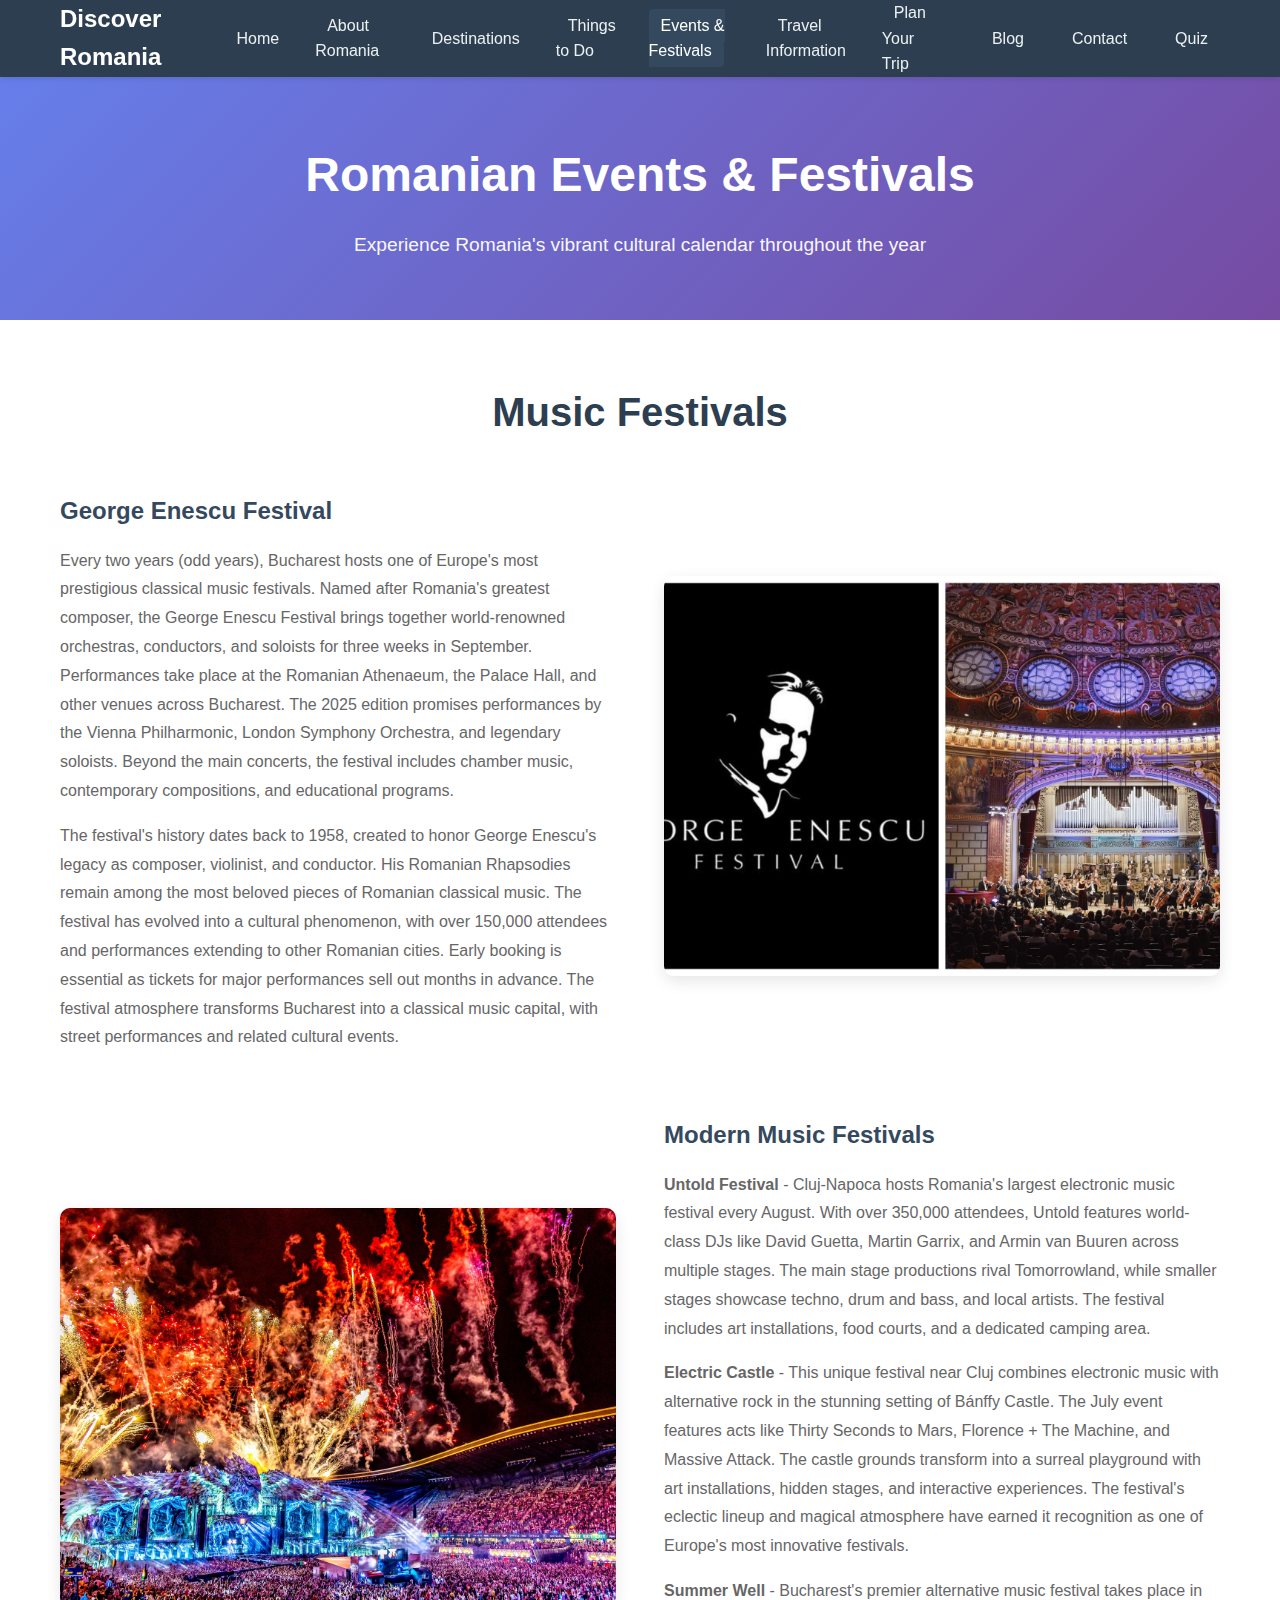
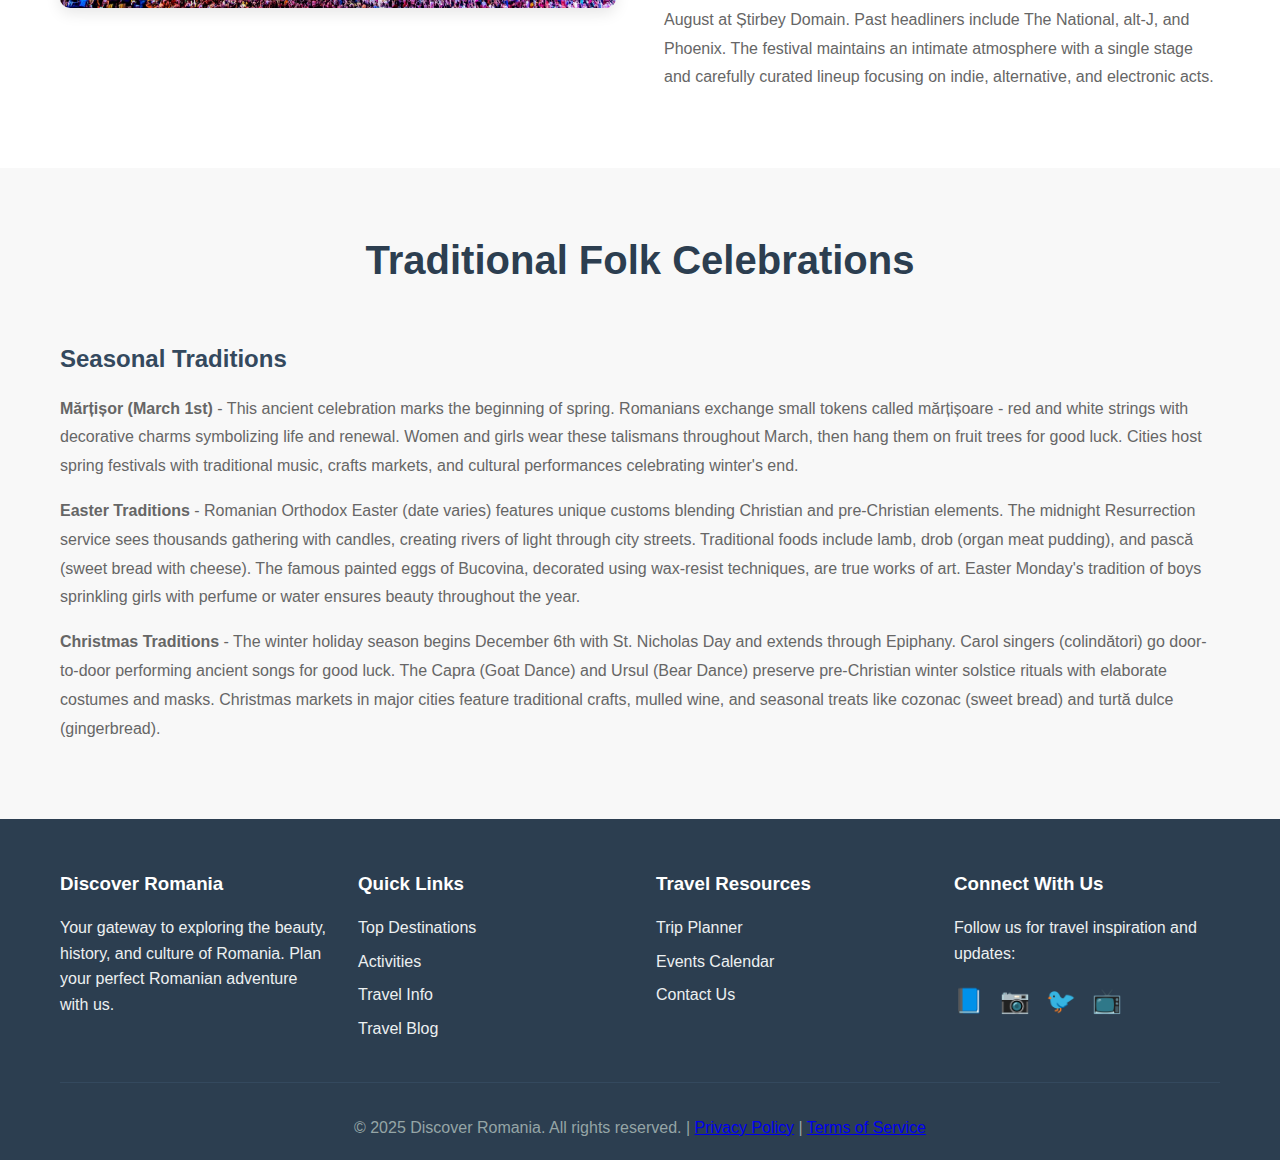
<file: events.html>
<!DOCTYPE html>
<html lang="en">
<head>
    <meta charset="UTF-8">
    <meta name="viewport" content="width=device-width, initial-scale=1.0">
    <title>Events & Festivals - Discover Romania</title>
    <link rel="stylesheet" href="styles.css">
</head>
<body>
    <nav class="navbar">
        <div class="nav-container">
            <div class="logo">Discover Romania</div>
            <button class="nav-toggle" aria-label="Toggle navigation">
                <span></span>
                <span></span>
                <span></span>
            </button>
            <ul class="nav-menu">
                <li><a href="index.html">Home</a></li>
                <li><a href="about.html">About Romania</a></li>
                <li><a href="destinations.html">Destinations</a></li>
                <li><a href="things-to-do.html">Things to Do</a></li>
                <li><a href="events.html" class="active">Events & Festivals</a></li>
                <li><a href="travel-info.html">Travel Information</a></li>
                <li><a href="plan-trip.html">Plan Your Trip</a></li>
                <li><a href="blog.html">Blog</a></li>
                <li><a href="contact.html">Contact</a></li>
                <li><a href="quiz.html">Quiz</a></li>
            </ul>
        </div>
    </nav>

    <section class="page-header">
        <div class="container">
            <h1>Romanian Events & Festivals</h1>
            <p>Experience Romania's vibrant cultural calendar throughout the year</p>
        </div>
    </section>

    <section class="content-section">
        <div class="container">
            <h2 class="section-title">Music Festivals</h2>
            <div class="content-grid">
                <div class="content-text">
                    <h3>George Enescu Festival</h3>
                    <p>Every two years (odd years), Bucharest hosts one of Europe's most prestigious classical music festivals. Named after Romania's greatest composer, the George Enescu Festival brings together world-renowned orchestras, conductors, and soloists for three weeks in September. Performances take place at the Romanian Athenaeum, the Palace Hall, and other venues across Bucharest. The 2025 edition promises performances by the Vienna Philharmonic, London Symphony Orchestra, and legendary soloists. Beyond the main concerts, the festival includes chamber music, contemporary compositions, and educational programs.</p>
                    
                    <p>The festival's history dates back to 1958, created to honor George Enescu's legacy as composer, violinist, and conductor. His Romanian Rhapsodies remain among the most beloved pieces of Romanian classical music. The festival has evolved into a cultural phenomenon, with over 150,000 attendees and performances extending to other Romanian cities. Early booking is essential as tickets for major performances sell out months in advance. The festival atmosphere transforms Bucharest into a classical music capital, with street performances and related cultural events.</p>
                </div>
                <div>
                    <img src="images/festivalul-george-enescu.jpg" alt="Classical music performance" class="content-image">
                </div>
            </div>
            
            <div class="content-grid" style="margin-top: 3rem;">
                <div>
                    <img src="images/untold2.jpg" alt="Music festival crowd" class="content-image">
                </div>
                <div class="content-text">
                    <h3>Modern Music Festivals</h3>
                    <p><strong>Untold Festival</strong> - Cluj-Napoca hosts Romania's largest electronic music festival every August. With over 350,000 attendees, Untold features world-class DJs like David Guetta, Martin Garrix, and Armin van Buuren across multiple stages. The main stage productions rival Tomorrowland, while smaller stages showcase techno, drum and bass, and local artists. The festival includes art installations, food courts, and a dedicated camping area.</p>
                    
                    <p><strong>Electric Castle</strong> - This unique festival near Cluj combines electronic music with alternative rock in the stunning setting of Bánffy Castle. The July event features acts like Thirty Seconds to Mars, Florence + The Machine, and Massive Attack. The castle grounds transform into a surreal playground with art installations, hidden stages, and interactive experiences. The festival's eclectic lineup and magical atmosphere have earned it recognition as one of Europe's most innovative festivals.</p>
                    
                    <p><strong>Summer Well</strong> - Bucharest's premier alternative music festival takes place in August at Știrbey Domain. Past headliners include The National, alt-J, and Phoenix. The festival maintains an intimate atmosphere with a single stage and carefully curated lineup focusing on indie, alternative, and electronic acts.</p>
                </div>
            </div>
        </div>
    </section>

    <section class="content-section">
        <div class="container">
            <h2 class="section-title">Traditional Folk Celebrations</h2>
            <div class="content-grid">
                <div class="content-text">
                    <h3>Seasonal Traditions</h3>
                    <p><strong>Mărțișor (March 1st)</strong> - This ancient celebration marks the beginning of spring. Romanians exchange small tokens called mărțișoare - red and white strings with decorative charms symbolizing life and renewal. Women and girls wear these talismans throughout March, then hang them on fruit trees for good luck. Cities host spring festivals with traditional music, crafts markets, and cultural performances celebrating winter's end.</p>
                    
                    <p><strong>Easter Traditions</strong> - Romanian Orthodox Easter (date varies) features unique customs blending Christian and pre-Christian elements. The midnight Resurrection service sees thousands gathering with candles, creating rivers of light through city streets. Traditional foods include lamb, drob (organ meat pudding), and pască (sweet bread with cheese). The famous painted eggs of Bucovina, decorated using wax-resist techniques, are true works of art. Easter Monday's tradition of boys sprinkling girls with perfume or water ensures beauty throughout the year.</p>
                    
                    <p><strong>Christmas Traditions</strong> - The winter holiday season begins December 6th with St. Nicholas Day and extends through Epiphany. Carol singers (colindători) go door-to-door performing ancient songs for good luck. The Capra (Goat Dance) and Ursul (Bear Dance) preserve pre-Christian winter solstice rituals with elaborate costumes and masks. Christmas markets in major cities feature traditional crafts, mulled wine, and seasonal treats like cozonac (sweet bread) and turtă dulce (gingerbread).</p>
                </div>
            </div>
        </div>
    </section>

    <footer class="footer">
        <div class="container">
            <div class="footer-content">
                <div class="footer-section">
                    <h3>Discover Romania</h3>
                    <p>Your gateway to exploring the beauty, history, and culture of Romania. Plan your perfect Romanian adventure with us.</p>
                </div>
                <div class="footer-section">
                    <h3>Quick Links</h3>
                    <ul>
                        <li><a href="destinations.html">Top Destinations</a></li>
                        <li><a href="things-to-do.html">Activities</a></li>
                        <li><a href="travel-info.html">Travel Info</a></li>
                        <li><a href="blog.html">Travel Blog</a></li>
                    </ul>
                </div>
                <div class="footer-section">
                    <h3>Travel Resources</h3>
                    <ul>
                        <li><a href="plan-trip.html">Trip Planner</a></li>
                        <li><a href="events.html">Events Calendar</a></li>
                        <li><a href="contact.html">Contact Us</a></li>
                    </ul>
                </div>
                <div class="footer-section">
                    <h3>Connect With Us</h3>
                    <p>Follow us for travel inspiration and updates:</p>
                    <div class="social-links">
                        <a href="#" aria-label="Facebook">📘</a>
                        <a href="#" aria-label="Instagram">📷</a>
                        <a href="#" aria-label="Twitter">🐦</a>
                        <a href="#" aria-label="YouTube">📺</a>
                    </div>
                </div>
            </div>
            <div class="footer-bottom">
                <p>&copy; 2025 Discover Romania. All rights reserved. | <a href="#">Privacy Policy</a> | <a href="#">Terms of Service</a></p>
            </div>
        </div>
    </footer>

    <script src="script.js"></script>
</body>
</html>
</file>
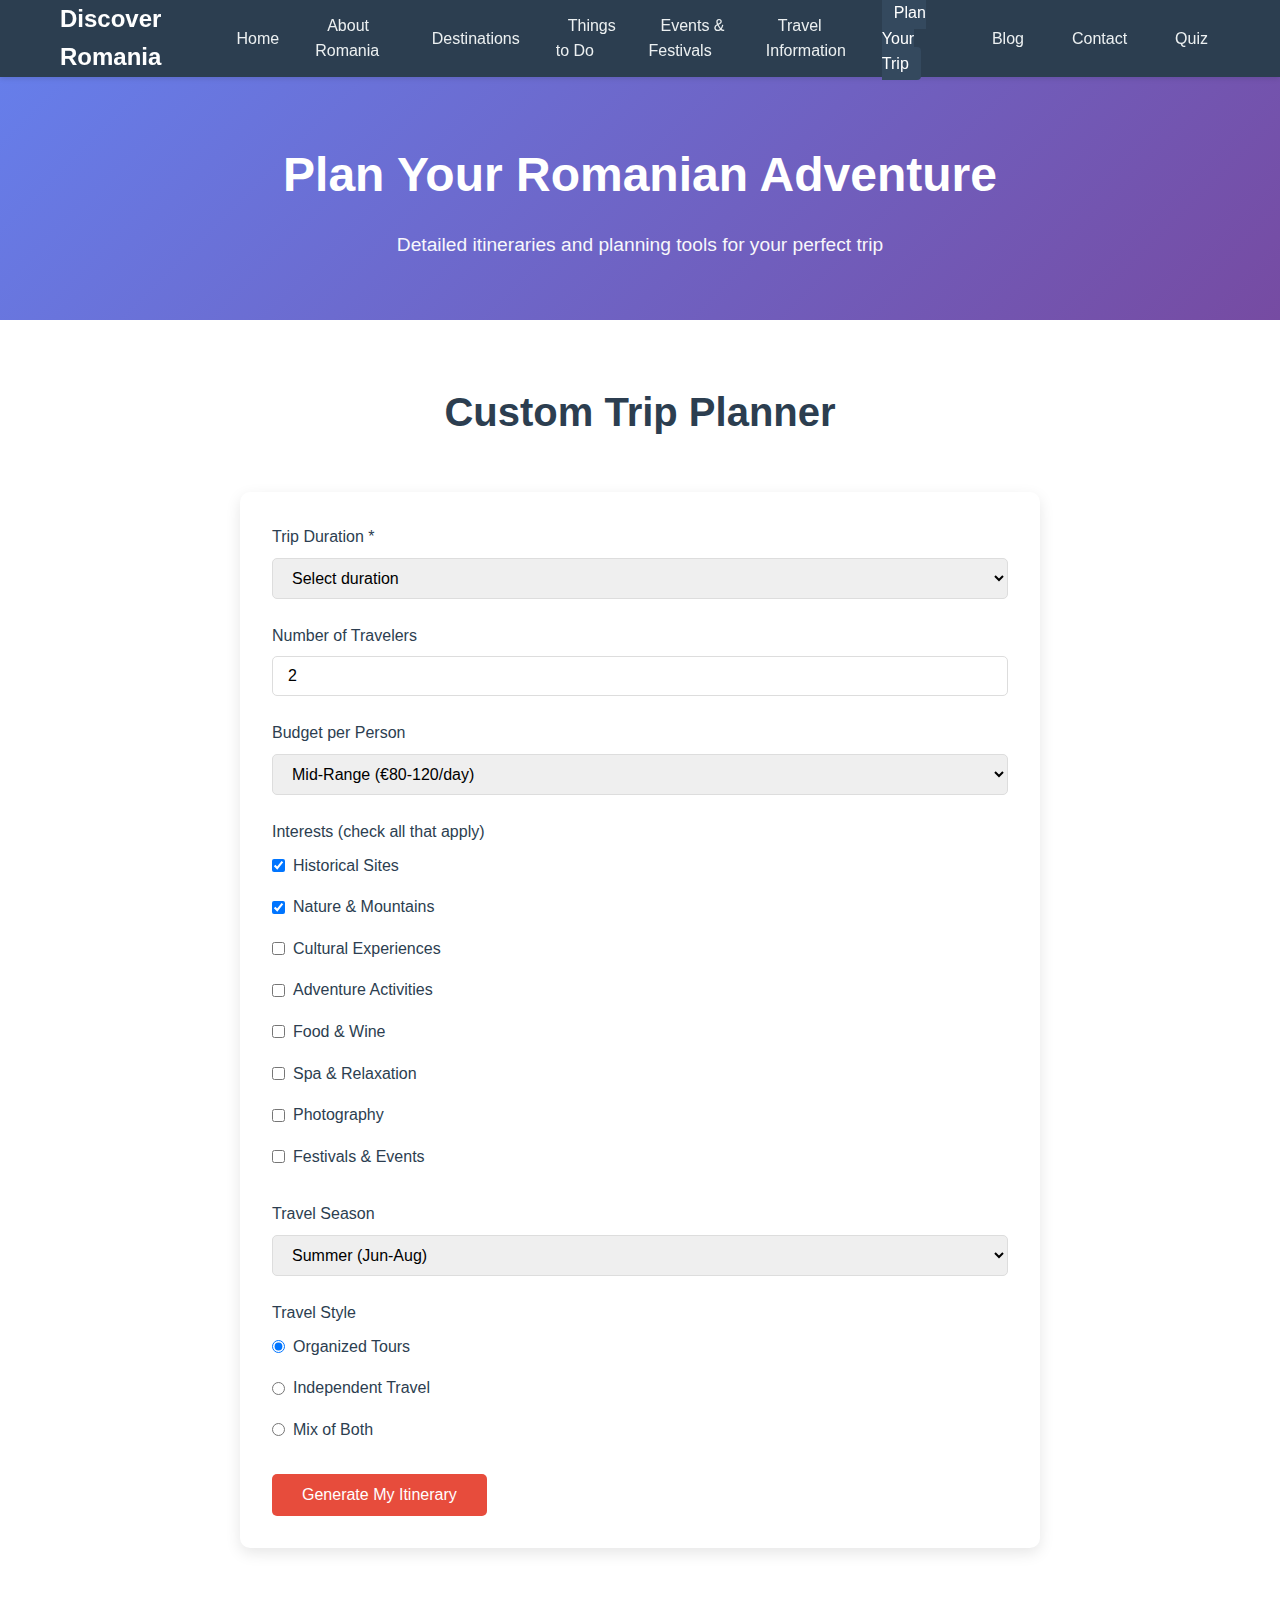
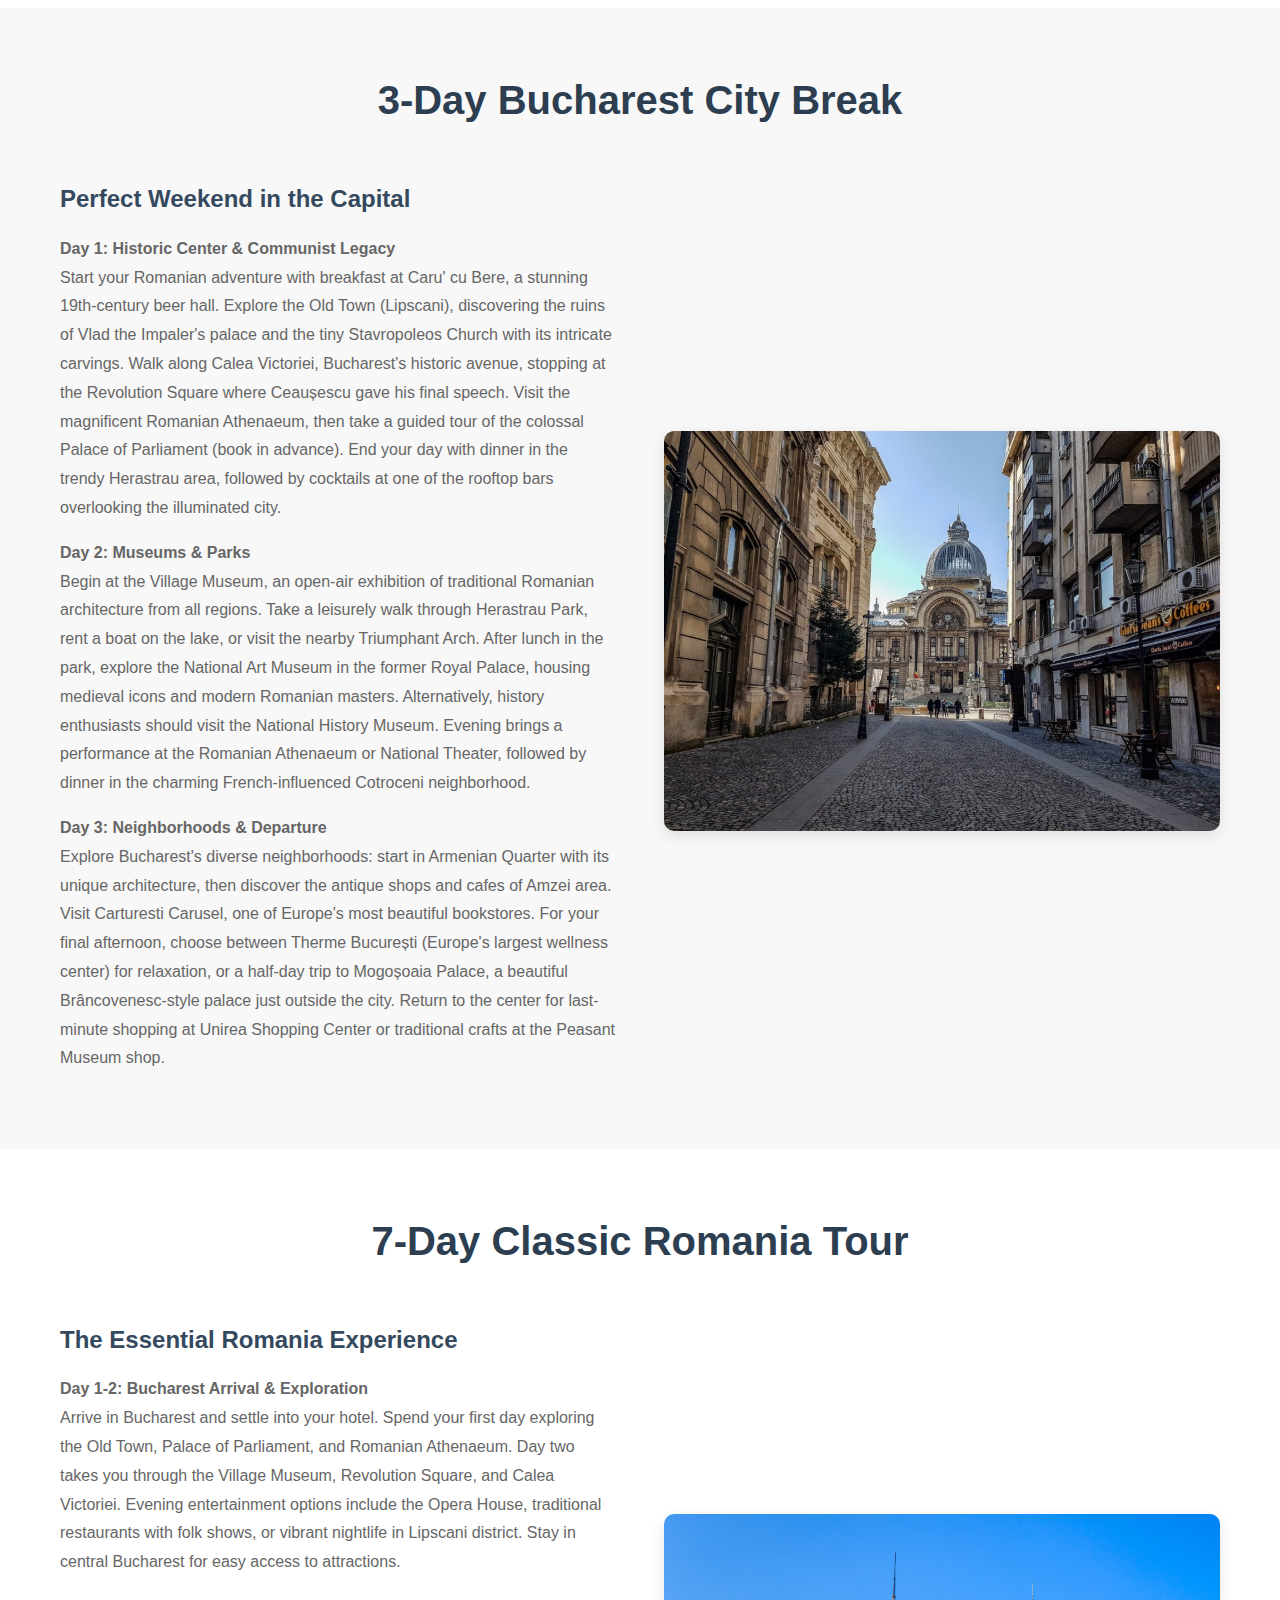
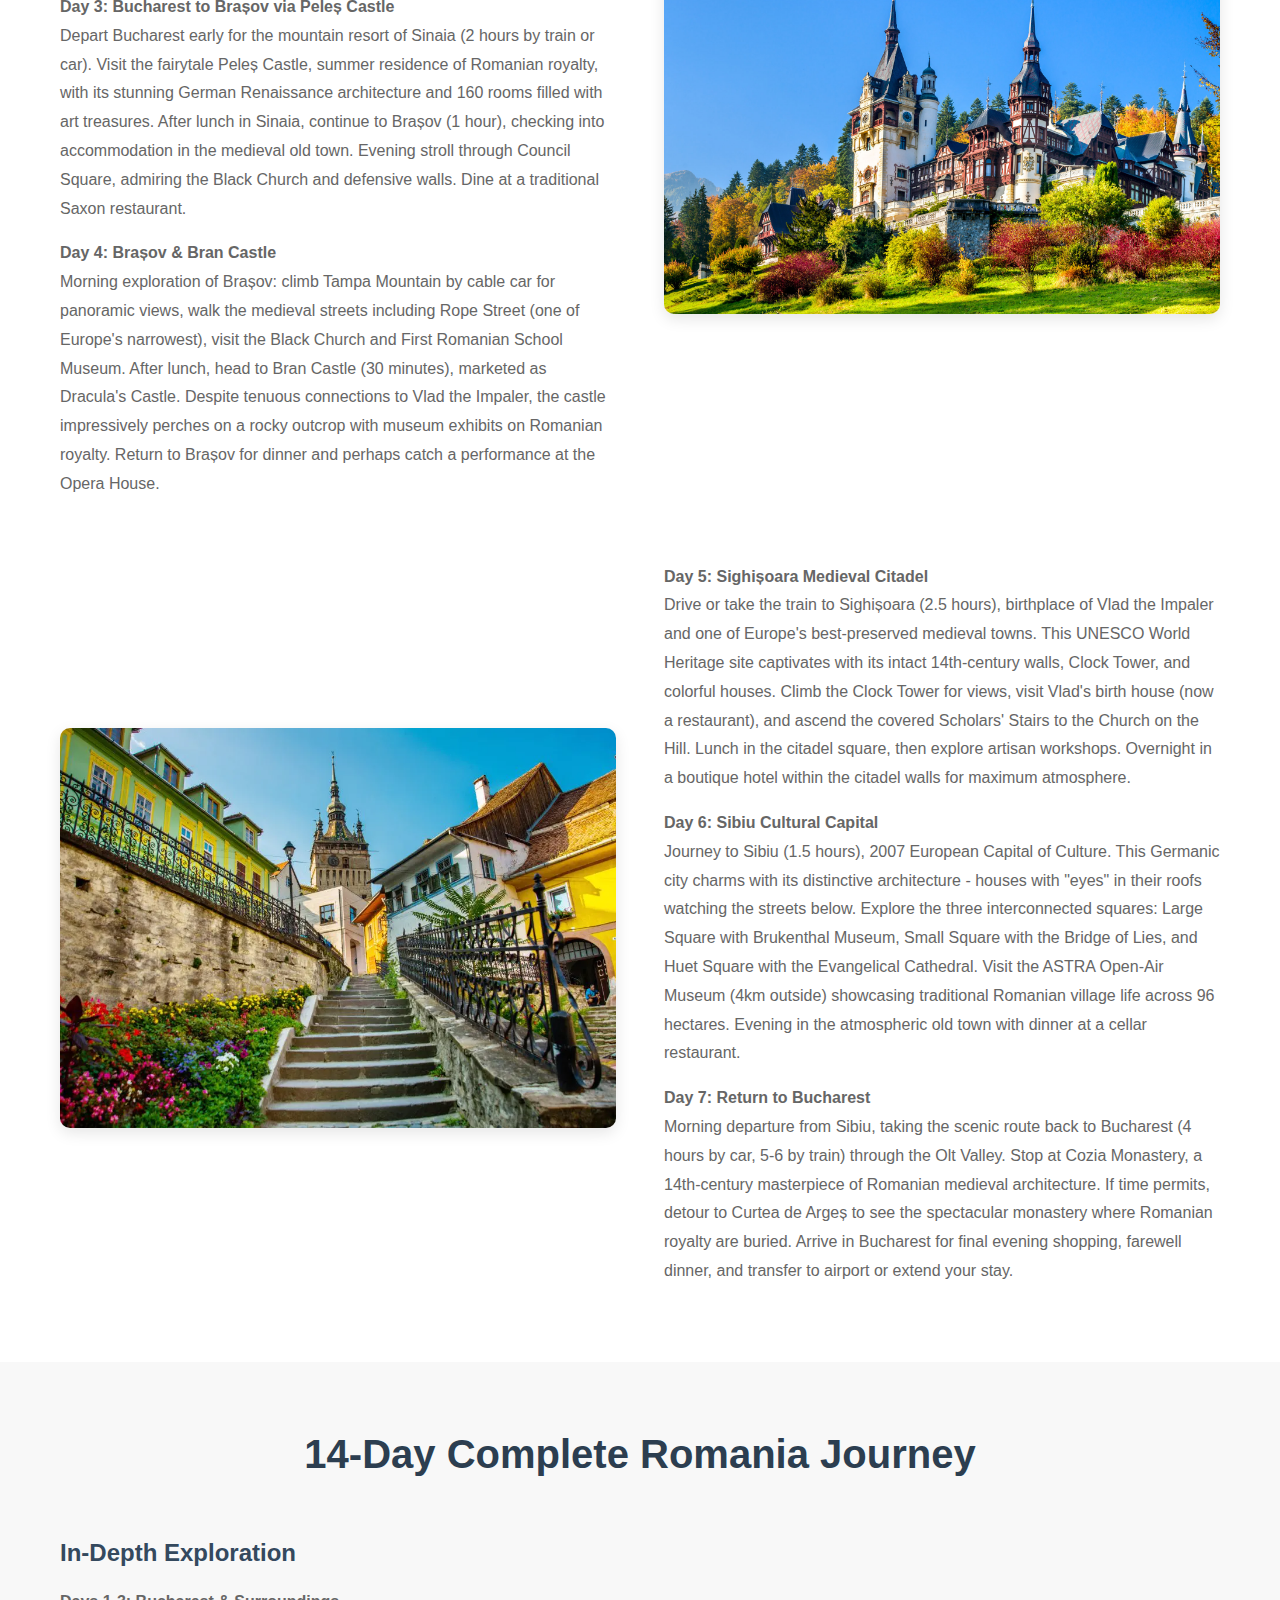
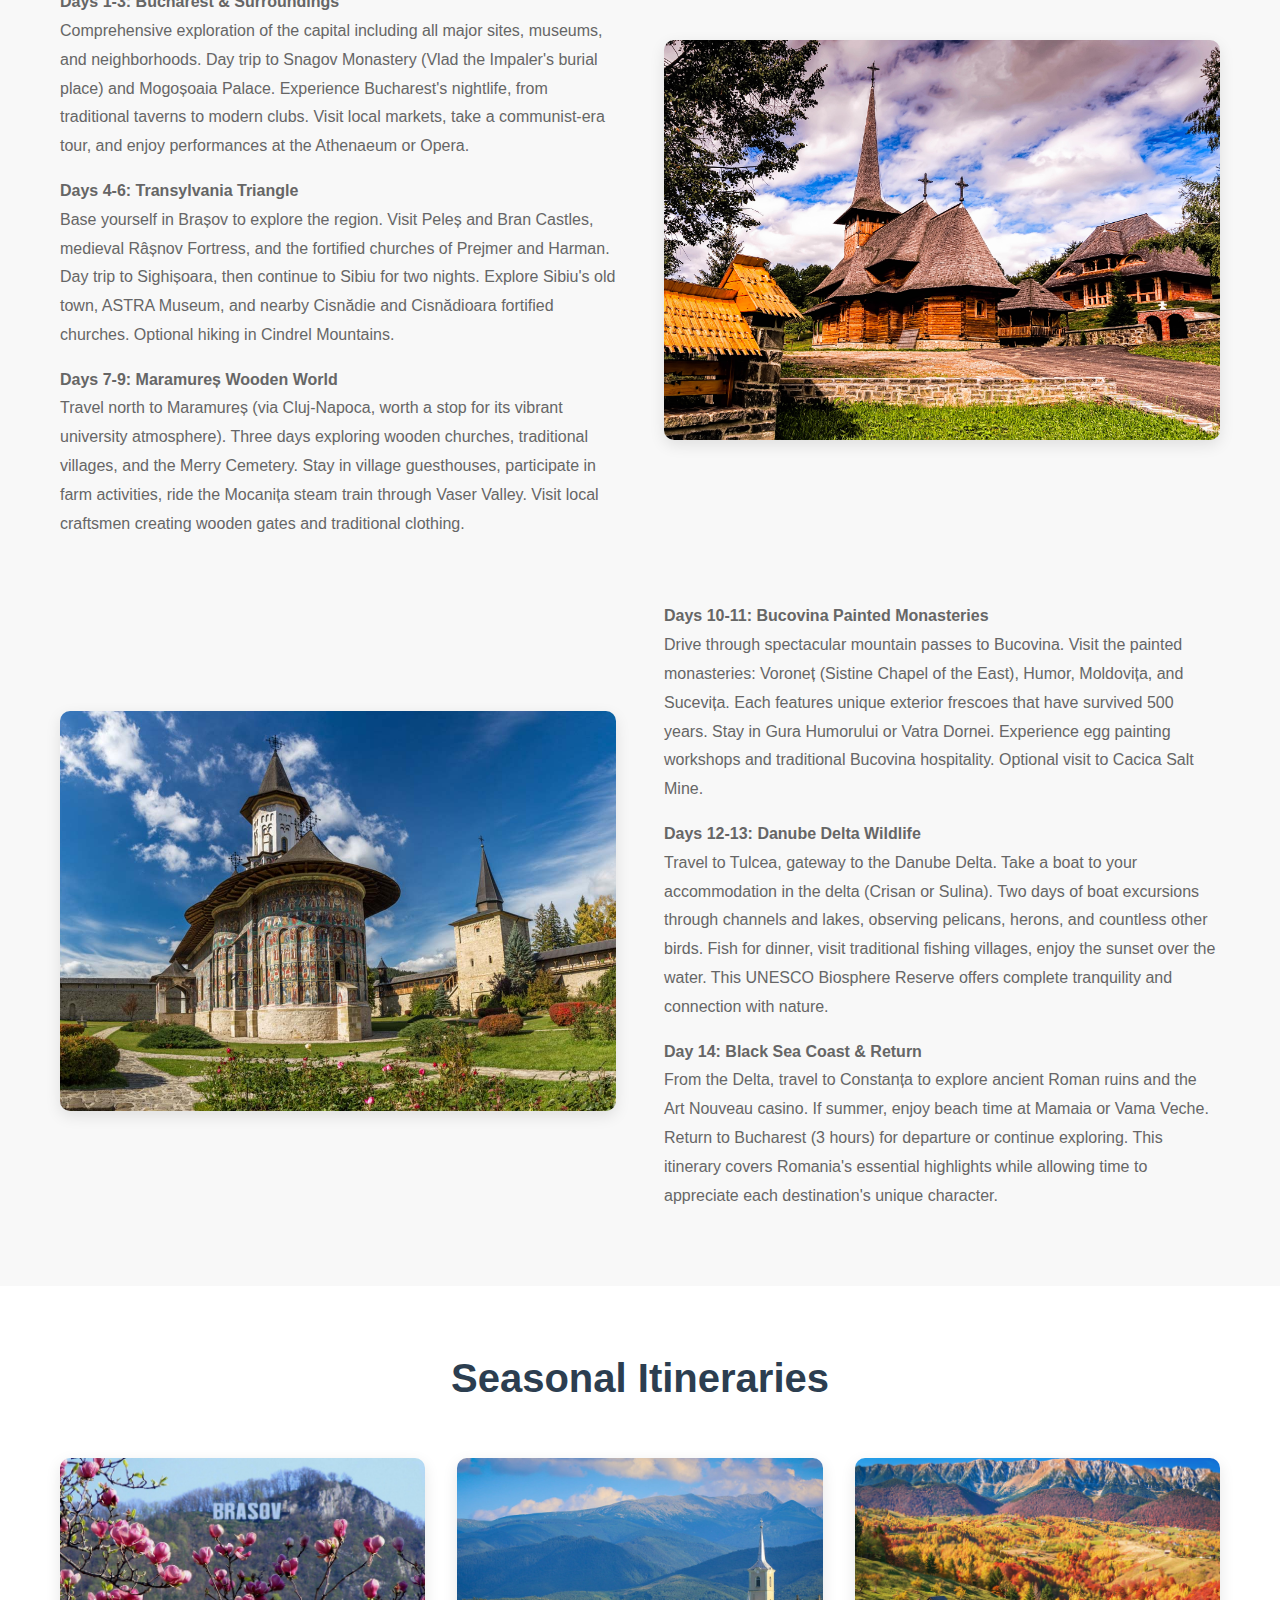
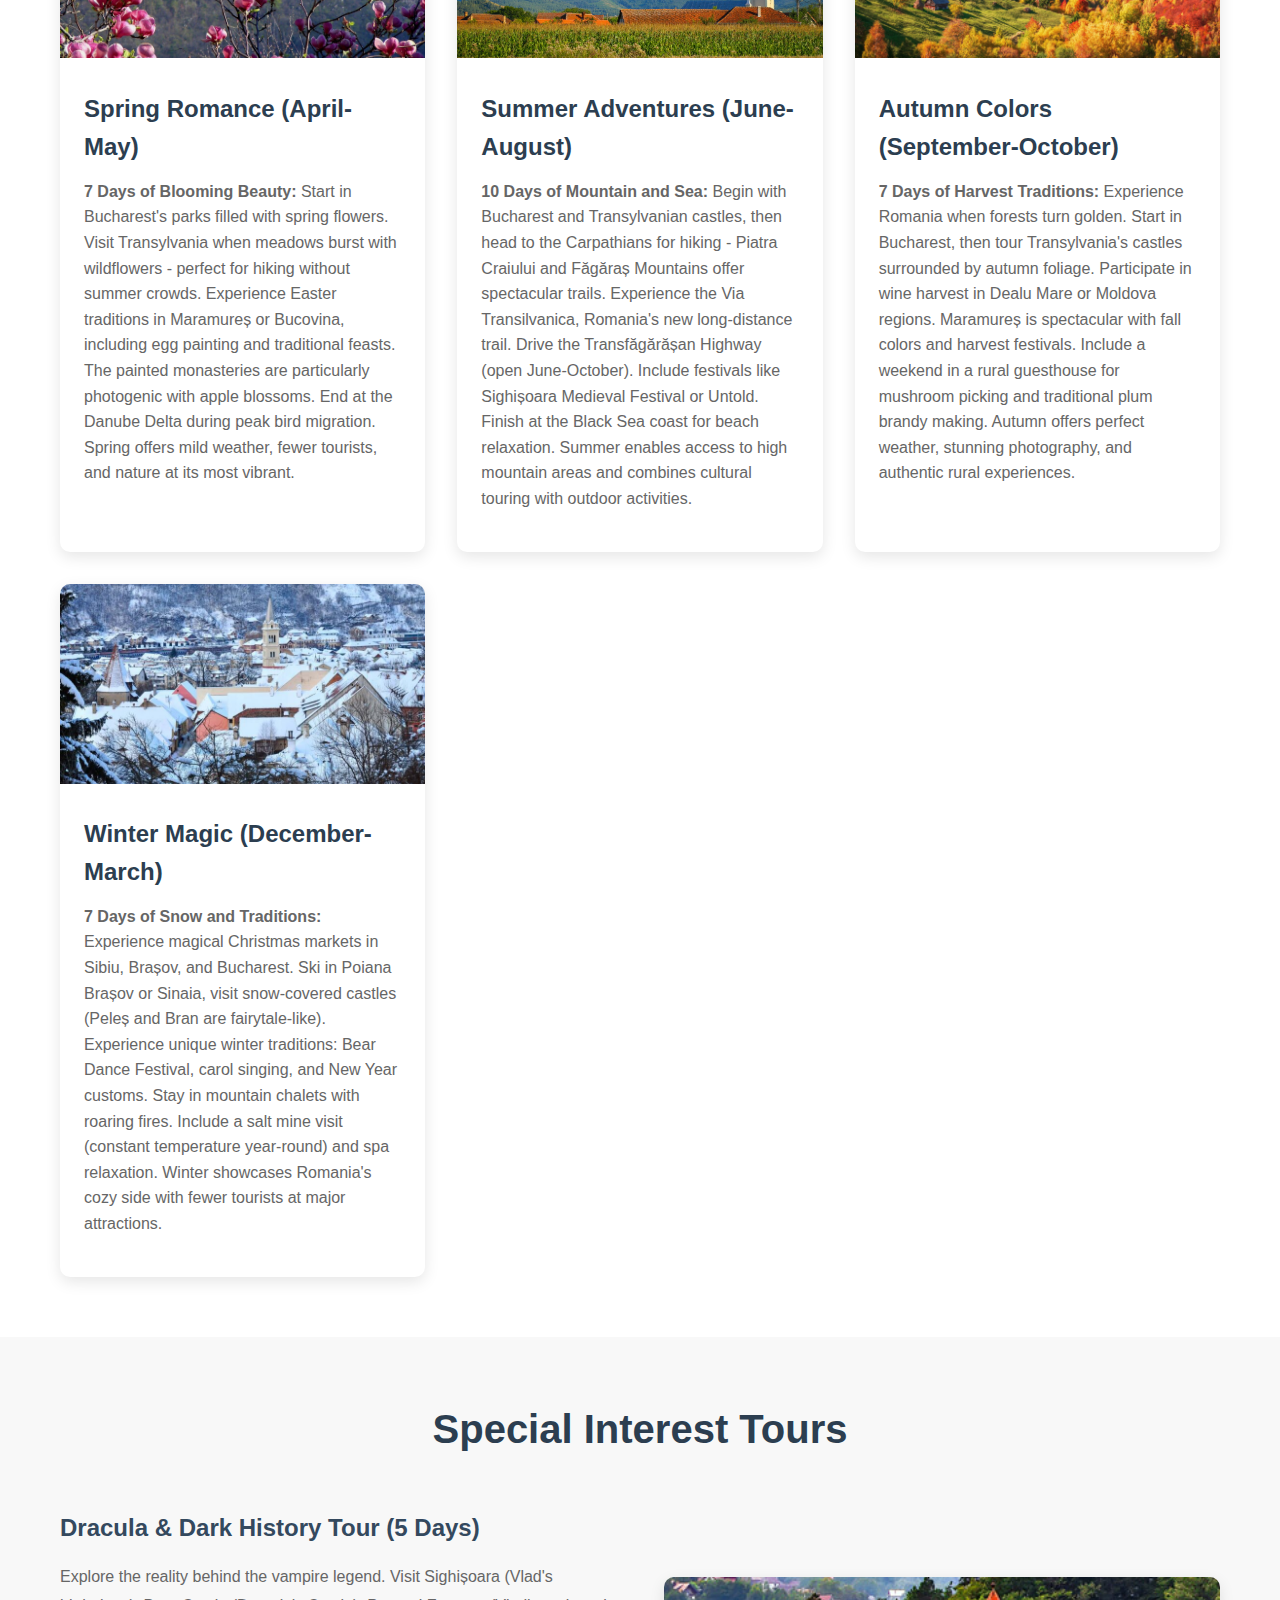
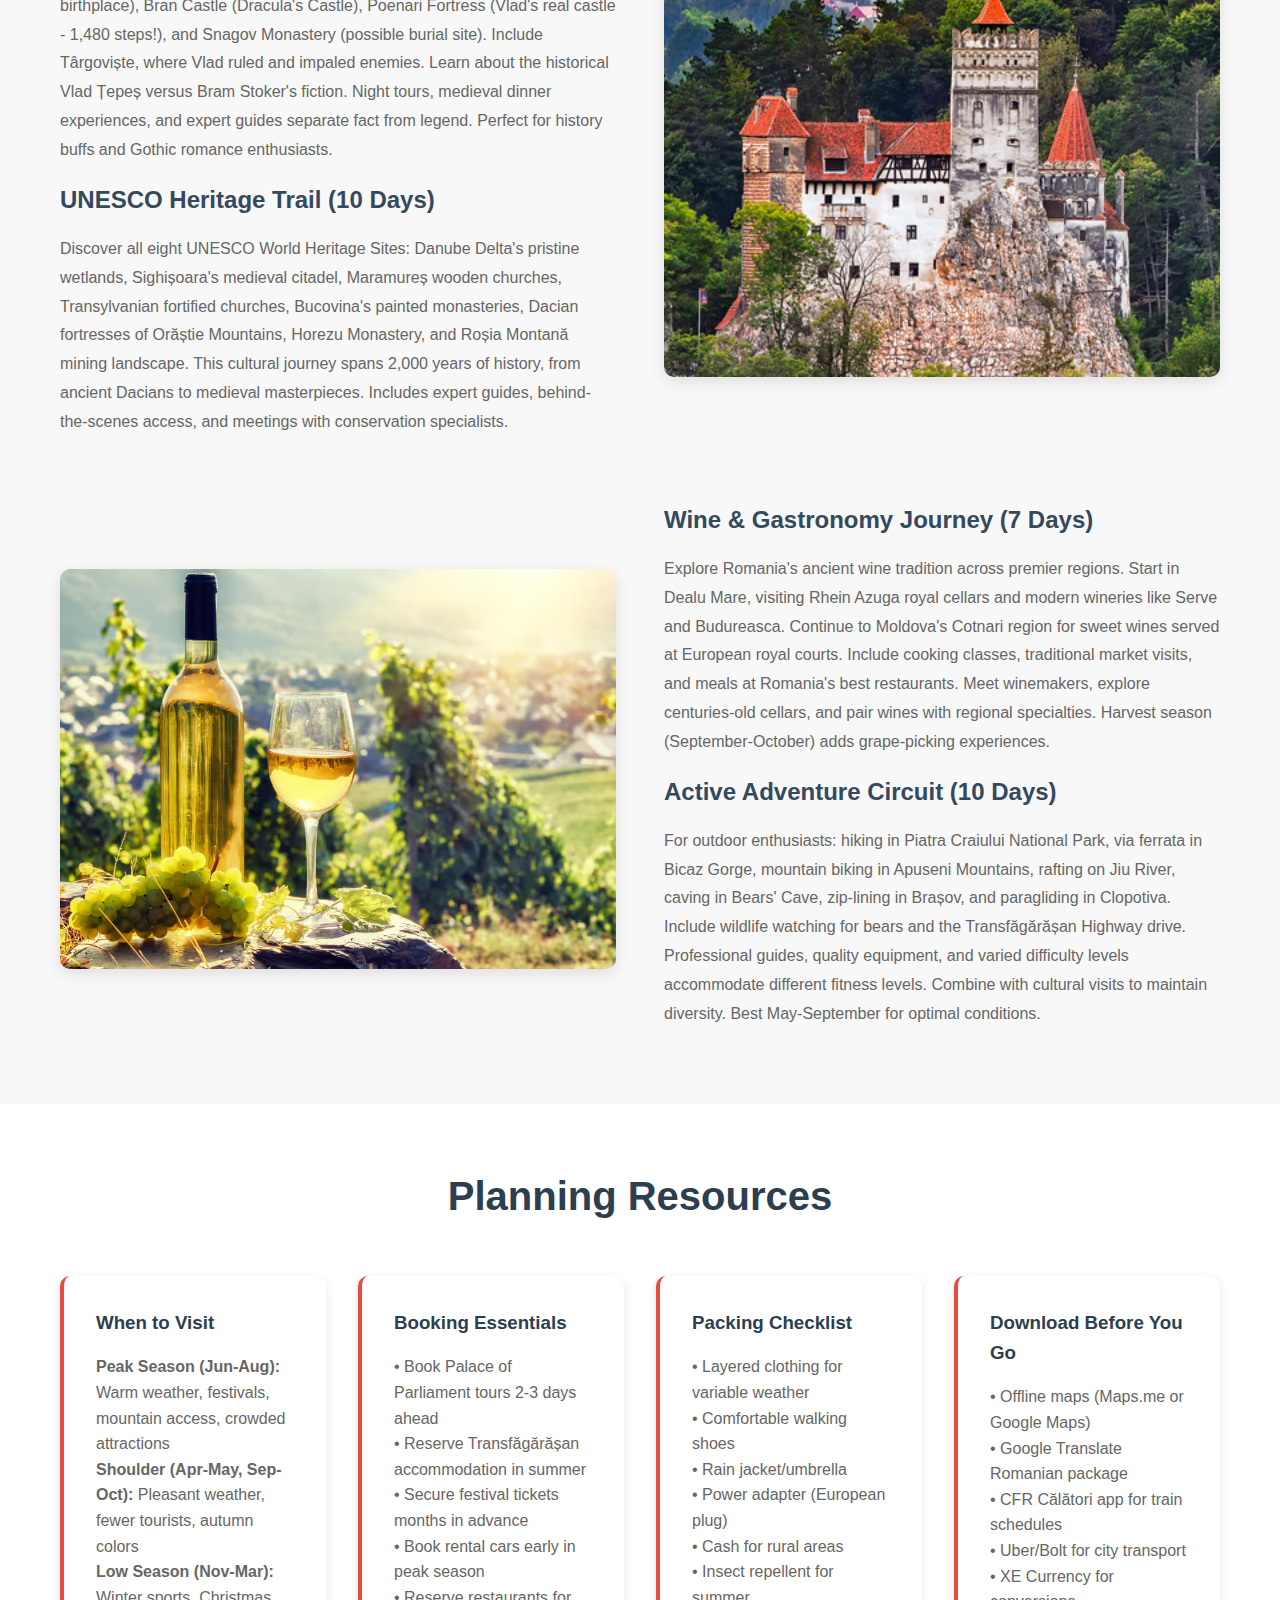
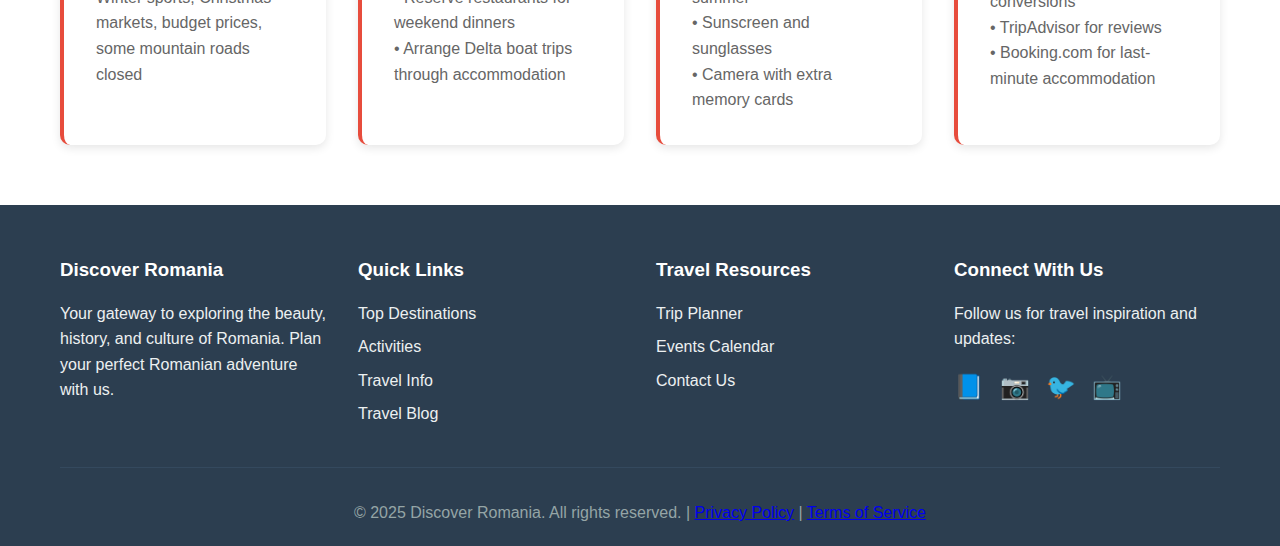
<file: plan-trip.html>
<!DOCTYPE html>
<html lang="en">
<head>
    <meta charset="UTF-8">
    <meta name="viewport" content="width=device-width, initial-scale=1.0">
    <title>Plan Your Trip - Discover Romania</title>
    <link rel="stylesheet" href="styles.css">
</head>
<body>
    <nav class="navbar">
        <div class="nav-container">
            <div class="logo">Discover Romania</div>
            <button class="nav-toggle" aria-label="Toggle navigation">
                <span></span>
                <span></span>
                <span></span>
            </button>
            <ul class="nav-menu">
                <li><a href="index.html">Home</a></li>
                <li><a href="about.html">About Romania</a></li>
                <li><a href="destinations.html">Destinations</a></li>
                <li><a href="things-to-do.html">Things to Do</a></li>
                <li><a href="events.html">Events & Festivals</a></li>
                <li><a href="travel-info.html">Travel Information</a></li>
                <li><a href="plan-trip.html" class="active">Plan Your Trip</a></li>
                <li><a href="blog.html">Blog</a></li>
                <li><a href="contact.html">Contact</a></li>
                <li><a href="quiz.html">Quiz</a></li>
            </ul>
        </div>
    </nav>

    <section class="page-header">
        <div class="container">
            <h1>Plan Your Romanian Adventure</h1>
            <p>Detailed itineraries and planning tools for your perfect trip</p>
        </div>
    </section>

    <section class="content-section">
        <div class="container">
            <h2 class="section-title">Custom Trip Planner</h2>
            <div class="contact-form" style="max-width: 800px; margin: 0 auto;">
                <form id="tripPlanner">
                    <div class="form-group">
                        <label for="duration">Trip Duration *</label>
                        <select id="duration" name="duration" required>
                            <option value="">Select duration</option>
                            <option value="3days">3 Days - City Break</option>
                            <option value="7days">1 Week - Classic Tour</option>
                            <option value="10days">10 Days - Extended Journey</option>
                            <option value="14days">2 Weeks - Complete Experience</option>
                            <option value="21days">3 Weeks - In-Depth Exploration</option>
                        </select>
                    </div>
                    
                    <div class="form-group">
                        <label for="travelers">Number of Travelers</label>
                        <input type="number" id="travelers" name="travelers" min="1" max="20" value="2">
                    </div>
                    
                    <div class="form-group">
                        <label for="budget">Budget per Person</label>
                        <select id="budget" name="budget">
                            <option value="budget">Budget (€30-50/day)</option>
                            <option value="midrange" selected>Mid-Range (€80-120/day)</option>
                            <option value="luxury">Luxury (€250+/day)</option>
                        </select>
                    </div>
                    
                    <div class="form-group">
                        <label>Interests (check all that apply)</label>
                        <div class="checkbox-group">
                            <label><input type="checkbox" name="interests" value="history" checked> Historical Sites</label>
                            <label><input type="checkbox" name="interests" value="nature" checked> Nature & Mountains</label>
                            <label><input type="checkbox" name="interests" value="culture"> Cultural Experiences</label>
                            <label><input type="checkbox" name="interests" value="adventure"> Adventure Activities</label>
                            <label><input type="checkbox" name="interests" value="food"> Food & Wine</label>
                            <label><input type="checkbox" name="interests" value="relaxation"> Spa & Relaxation</label>
                            <label><input type="checkbox" name="interests" value="photography"> Photography</label>
                            <label><input type="checkbox" name="interests" value="festivals"> Festivals & Events</label>
                        </div>
                    </div>
                    
                    <div class="form-group">
                        <label for="season">Travel Season</label>
                        <select id="season" name="season">
                            <option value="spring">Spring (Apr-May)</option>
                            <option value="summer" selected>Summer (Jun-Aug)</option>
                            <option value="autumn">Autumn (Sep-Oct)</option>
                            <option value="winter">Winter (Nov-Mar)</option>
                        </select>
                    </div>
                    
                    <div class="form-group">
                        <label>Travel Style</label>
                        <div class="radio-group">
                            <label><input type="radio" name="style" value="organized" checked> Organized Tours</label>
                            <label><input type="radio" name="style" value="independent"> Independent Travel</label>
                            <label><input type="radio" name="style" value="mixed"> Mix of Both</label>
                        </div>
                    </div>
                    
                    <button type="submit" class="btn-primary">Generate My Itinerary</button>
                </form>
            </div>
        </div>
    </section>

    <section class="content-section">
        <div class="container">
            <h2 class="section-title">3-Day Bucharest City Break</h2>
            <div class="content-grid">
                <div class="content-text">
                    <h3>Perfect Weekend in the Capital</h3>
                    <p><strong>Day 1: Historic Center & Communist Legacy</strong><br>
                    Start your Romanian adventure with breakfast at Caru' cu Bere, a stunning 19th-century beer hall. Explore the Old Town (Lipscani), discovering the ruins of Vlad the Impaler's palace and the tiny Stavropoleos Church with its intricate carvings. Walk along Calea Victoriei, Bucharest's historic avenue, stopping at the Revolution Square where Ceaușescu gave his final speech. Visit the magnificent Romanian Athenaeum, then take a guided tour of the colossal Palace of Parliament (book in advance). End your day with dinner in the trendy Herastrau area, followed by cocktails at one of the rooftop bars overlooking the illuminated city.</p>
                    
                    <p><strong>Day 2: Museums & Parks</strong><br>
                    Begin at the Village Museum, an open-air exhibition of traditional Romanian architecture from all regions. Take a leisurely walk through Herastrau Park, rent a boat on the lake, or visit the nearby Triumphant Arch. After lunch in the park, explore the National Art Museum in the former Royal Palace, housing medieval icons and modern Romanian masters. Alternatively, history enthusiasts should visit the National History Museum. Evening brings a performance at the Romanian Athenaeum or National Theater, followed by dinner in the charming French-influenced Cotroceni neighborhood.</p>
                    
                    <p><strong>Day 3: Neighborhoods & Departure</strong><br>
                    Explore Bucharest's diverse neighborhoods: start in Armenian Quarter with its unique architecture, then discover the antique shops and cafes of Amzei area. Visit Carturesti Carusel, one of Europe's most beautiful bookstores. For your final afternoon, choose between Therme București (Europe's largest wellness center) for relaxation, or a half-day trip to Mogoșoaia Palace, a beautiful Brâncovenesc-style palace just outside the city. Return to the center for last-minute shopping at Unirea Shopping Center or traditional crafts at the Peasant Museum shop.</p>
                </div>
                <div>
                    <img src="images/cheap-city-break-bucharest-romania-64.jpg" alt="Bucharest city view" class="content-image">
                </div>
            </div>
        </div>
    </section>

    <section class="content-section">
        <div class="container">
            <h2 class="section-title">7-Day Classic Romania Tour</h2>
            <div class="content-grid">
                <div class="content-text">
                    <h3>The Essential Romania Experience</h3>
                    <p><strong>Day 1-2: Bucharest Arrival & Exploration</strong><br>
                    Arrive in Bucharest and settle into your hotel. Spend your first day exploring the Old Town, Palace of Parliament, and Romanian Athenaeum. Day two takes you through the Village Museum, Revolution Square, and Calea Victoriei. Evening entertainment options include the Opera House, traditional restaurants with folk shows, or vibrant nightlife in Lipscani district. Stay in central Bucharest for easy access to attractions.</p>
                    
                    <p><strong>Day 3: Bucharest to Brașov via Peleș Castle</strong><br>
                    Depart Bucharest early for the mountain resort of Sinaia (2 hours by train or car). Visit the fairytale Peleș Castle, summer residence of Romanian royalty, with its stunning German Renaissance architecture and 160 rooms filled with art treasures. After lunch in Sinaia, continue to Brașov (1 hour), checking into accommodation in the medieval old town. Evening stroll through Council Square, admiring the Black Church and defensive walls. Dine at a traditional Saxon restaurant.</p>
                    
                    <p><strong>Day 4: Brașov & Bran Castle</strong><br>
                    Morning exploration of Brașov: climb Tampa Mountain by cable car for panoramic views, walk the medieval streets including Rope Street (one of Europe's narrowest), visit the Black Church and First Romanian School Museum. After lunch, head to Bran Castle (30 minutes), marketed as Dracula's Castle. Despite tenuous connections to Vlad the Impaler, the castle impressively perches on a rocky outcrop with museum exhibits on Romanian royalty. Return to Brașov for dinner and perhaps catch a performance at the Opera House.</p>
                </div>
                <div>
                    <img src="images//peles-castle-sinaia-romania.jpg" alt="Romanian castle tour" class="content-image">
                </div>
            </div>
            
            <div class="content-grid" style="margin-top: 3rem;">
                <div>
                    <img src="images/Sighisoara.jpg" alt="Sighișoara medieval town" class="content-image">
                </div>
                <div class="content-text">
                    <p><strong>Day 5: Sighișoara Medieval Citadel</strong><br>
                    Drive or take the train to Sighișoara (2.5 hours), birthplace of Vlad the Impaler and one of Europe's best-preserved medieval towns. This UNESCO World Heritage site captivates with its intact 14th-century walls, Clock Tower, and colorful houses. Climb the Clock Tower for views, visit Vlad's birth house (now a restaurant), and ascend the covered Scholars' Stairs to the Church on the Hill. Lunch in the citadel square, then explore artisan workshops. Overnight in a boutique hotel within the citadel walls for maximum atmosphere.</p>
                    
                    <p><strong>Day 6: Sibiu Cultural Capital</strong><br>
                    Journey to Sibiu (1.5 hours), 2007 European Capital of Culture. This Germanic city charms with its distinctive architecture - houses with "eyes" in their roofs watching the streets below. Explore the three interconnected squares: Large Square with Brukenthal Museum, Small Square with the Bridge of Lies, and Huet Square with the Evangelical Cathedral. Visit the ASTRA Open-Air Museum (4km outside) showcasing traditional Romanian village life across 96 hectares. Evening in the atmospheric old town with dinner at a cellar restaurant.</p>
                    
                    <p><strong>Day 7: Return to Bucharest</strong><br>
                    Morning departure from Sibiu, taking the scenic route back to Bucharest (4 hours by car, 5-6 by train) through the Olt Valley. Stop at Cozia Monastery, a 14th-century masterpiece of Romanian medieval architecture. If time permits, detour to Curtea de Argeș to see the spectacular monastery where Romanian royalty are buried. Arrive in Bucharest for final evening shopping, farewell dinner, and transfer to airport or extend your stay.</p>
                </div>
            </div>
        </div>
    </section>

    <section class="content-section">
        <div class="container">
            <h2 class="section-title">14-Day Complete Romania Journey</h2>
            <div class="content-grid">
                <div class="content-text">
                    <h3>In-Depth Exploration</h3>
                    <p><strong>Days 1-3: Bucharest & Surroundings</strong><br>
                    Comprehensive exploration of the capital including all major sites, museums, and neighborhoods. Day trip to Snagov Monastery (Vlad the Impaler's burial place) and Mogoșoaia Palace. Experience Bucharest's nightlife, from traditional taverns to modern clubs. Visit local markets, take a communist-era tour, and enjoy performances at the Athenaeum or Opera.</p>
                    
                    <p><strong>Days 4-6: Transylvania Triangle</strong><br>
                    Base yourself in Brașov to explore the region. Visit Peleș and Bran Castles, medieval Râșnov Fortress, and the fortified churches of Prejmer and Harman. Day trip to Sighișoara, then continue to Sibiu for two nights. Explore Sibiu's old town, ASTRA Museum, and nearby Cisnădie and Cisnădioara fortified churches. Optional hiking in Cindrel Mountains.</p>
                    
                    <p><strong>Days 7-9: Maramureș Wooden World</strong><br>
                    Travel north to Maramureș (via Cluj-Napoca, worth a stop for its vibrant university atmosphere). Three days exploring wooden churches, traditional villages, and the Merry Cemetery. Stay in village guesthouses, participate in farm activities, ride the Mocanița steam train through Vaser Valley. Visit local craftsmen creating wooden gates and traditional clothing.</p>
                </div>
                <div>
                    <img src="images/wooden_church.jpg" alt="Maramureș wooden church" class="content-image">
                </div>
            </div>
            
            <div class="content-grid" style="margin-top: 3rem;">
                <div>
                    <img src="images/Sucevita-Painted-Convent.jpg" alt="Painted monastery Bucovina" class="content-image">
                </div>
                <div class="content-text">
                    <p><strong>Days 10-11: Bucovina Painted Monasteries</strong><br>
                    Drive through spectacular mountain passes to Bucovina. Visit the painted monasteries: Voroneț (Sistine Chapel of the East), Humor, Moldovița, and Sucevița. Each features unique exterior frescoes that have survived 500 years. Stay in Gura Humorului or Vatra Dornei. Experience egg painting workshops and traditional Bucovina hospitality. Optional visit to Cacica Salt Mine.</p>
                    
                    <p><strong>Days 12-13: Danube Delta Wildlife</strong><br>
                    Travel to Tulcea, gateway to the Danube Delta. Take a boat to your accommodation in the delta (Crisan or Sulina). Two days of boat excursions through channels and lakes, observing pelicans, herons, and countless other birds. Fish for dinner, visit traditional fishing villages, enjoy the sunset over the water. This UNESCO Biosphere Reserve offers complete tranquility and connection with nature.</p>
                    
                    <p><strong>Day 14: Black Sea Coast & Return</strong><br>
                    From the Delta, travel to Constanța to explore ancient Roman ruins and the Art Nouveau casino. If summer, enjoy beach time at Mamaia or Vama Veche. Return to Bucharest (3 hours) for departure or continue exploring. This itinerary covers Romania's essential highlights while allowing time to appreciate each destination's unique character.</p>
                </div>
            </div>
        </div>
    </section>

    <section class="content-section">
        <div class="container">
            <h2 class="section-title">Seasonal Itineraries</h2>
            <div class="cards-grid">
                <div class="card">
                    <img src="images/spring romance.jpg" alt="Spring in Romania">
                    <div class="card-content">
                        <h3>Spring Romance (April-May)</h3>
                        <p><strong>7 Days of Blooming Beauty:</strong> Start in Bucharest's parks filled with spring flowers. Visit Transylvania when meadows burst with wildflowers - perfect for hiking without summer crowds. Experience Easter traditions in Maramureș or Bucovina, including egg painting and traditional feasts. The painted monasteries are particularly photogenic with apple blossoms. End at the Danube Delta during peak bird migration. Spring offers mild weather, fewer tourists, and nature at its most vibrant.</p>
                    </div>
                </div>
                <div class="card">
                    <img src="images/Romania-in-summer.jpg" alt="Summer in Romania">
                    <div class="card-content">
                        <h3>Summer Adventures (June-August)</h3>
                        <p><strong>10 Days of Mountain and Sea:</strong> Begin with Bucharest and Transylvanian castles, then head to the Carpathians for hiking - Piatra Craiului and Făgăraș Mountains offer spectacular trails. Experience the Via Transilvanica, Romania's new long-distance trail. Drive the Transfăgărășan Highway (open June-October). Include festivals like Sighișoara Medieval Festival or Untold. Finish at the Black Sea coast for beach relaxation. Summer enables access to high mountain areas and combines cultural touring with outdoor activities.</p>
                    </div>
                </div>
                <div class="card">
                    <img src="images/Piatra-Craiului.jpg" alt="Autumn in Romania">
                    <div class="card-content">
                        <h3>Autumn Colors (September-October)</h3>
                        <p><strong>7 Days of Harvest Traditions:</strong> Experience Romania when forests turn golden. Start in Bucharest, then tour Transylvania's castles surrounded by autumn foliage. Participate in wine harvest in Dealu Mare or Moldova regions. Maramureș is spectacular with fall colors and harvest festivals. Include a weekend in a rural guesthouse for mushroom picking and traditional plum brandy making. Autumn offers perfect weather, stunning photography, and authentic rural experiences.</p>
                    </div>
                </div>
                <div class="card">
                    <img src="images/sighisoara-winter.jpg" alt="Winter in Romania">
                    <div class="card-content">
                        <h3>Winter Magic (December-March)</h3>
                        <p><strong>7 Days of Snow and Traditions:</strong> Experience magical Christmas markets in Sibiu, Brașov, and Bucharest. Ski in Poiana Brașov or Sinaia, visit snow-covered castles (Peleș and Bran are fairytale-like). Experience unique winter traditions: Bear Dance Festival, carol singing, and New Year customs. Stay in mountain chalets with roaring fires. Include a salt mine visit (constant temperature year-round) and spa relaxation. Winter showcases Romania's cozy side with fewer tourists at major attractions.</p>
                    </div>
                </div>
            </div>
        </div>
    </section>

    <section class="content-section">
        <div class="container">
            <h2 class="section-title">Special Interest Tours</h2>
            <div class="content-grid">
                <div class="content-text">
                    <h3>Dracula & Dark History Tour (5 Days)</h3>
                    <p>Explore the reality behind the vampire legend. Visit Sighișoara (Vlad's birthplace), Bran Castle (Dracula's Castle), Poenari Fortress (Vlad's real castle - 1,480 steps!), and Snagov Monastery (possible burial site). Include Târgoviște, where Vlad ruled and impaled enemies. Learn about the historical Vlad Țepeș versus Bram Stoker's fiction. Night tours, medieval dinner experiences, and expert guides separate fact from legend. Perfect for history buffs and Gothic romance enthusiasts.</p>
                    
                    <h3>UNESCO Heritage Trail (10 Days)</h3>
                    <p>Discover all eight UNESCO World Heritage Sites: Danube Delta's pristine wetlands, Sighișoara's medieval citadel, Maramureș wooden churches, Transylvanian fortified churches, Bucovina's painted monasteries, Dacian fortresses of Orăștie Mountains, Horezu Monastery, and Roșia Montană mining landscape. This cultural journey spans 2,000 years of history, from ancient Dacians to medieval masterpieces. Includes expert guides, behind-the-scenes access, and meetings with conservation specialists.</p>
                </div>
                <div>
                    <img src="images/castelul-bran-1-2.jpg" alt="Dracula castle tour" class="content-image">
                </div>
            </div>
            
            <div class="content-grid" style="margin-top: 3rem;">
                <div>
                    <img src="images/wine-tasting.jpg" alt="Wine tasting Romania" class="content-image">
                </div>
                <div class="content-text">
                    <h3>Wine & Gastronomy Journey (7 Days)</h3>
                    <p>Explore Romania's ancient wine tradition across premier regions. Start in Dealu Mare, visiting Rhein Azuga royal cellars and modern wineries like Serve and Budureasca. Continue to Moldova's Cotnari region for sweet wines served at European royal courts. Include cooking classes, traditional market visits, and meals at Romania's best restaurants. Meet winemakers, explore centuries-old cellars, and pair wines with regional specialties. Harvest season (September-October) adds grape-picking experiences.</p>
                    
                    <h3>Active Adventure Circuit (10 Days)</h3>
                    <p>For outdoor enthusiasts: hiking in Piatra Craiului National Park, via ferrata in Bicaz Gorge, mountain biking in Apuseni Mountains, rafting on Jiu River, caving in Bears' Cave, zip-lining in Brașov, and paragliding in Clopotiva. Include wildlife watching for bears and the Transfăgărășan Highway drive. Professional guides, quality equipment, and varied difficulty levels accommodate different fitness levels. Combine with cultural visits to maintain diversity. Best May-September for optimal conditions.</p>
                </div>
            </div>
        </div>
    </section>

    <section class="content-section">
        <div class="container">
            <h2 class="section-title">Planning Resources</h2>
            <div class="tips-grid">
                <div class="tip-card">
                    <h3>When to Visit</h3>
                    <p><strong>Peak Season (Jun-Aug):</strong> Warm weather, festivals, mountain access, crowded attractions<br>
                    <strong>Shoulder (Apr-May, Sep-Oct):</strong> Pleasant weather, fewer tourists, autumn colors<br>
                    <strong>Low Season (Nov-Mar):</strong> Winter sports, Christmas markets, budget prices, some mountain roads closed</p>
                </div>
                <div class="tip-card">
                    <h3>Booking Essentials</h3>
                    <p>• Book Palace of Parliament tours 2-3 days ahead<br>
                    • Reserve Transfăgărășan accommodation in summer<br>
                    • Secure festival tickets months in advance<br>
                    • Book rental cars early in peak season<br>
                    • Reserve restaurants for weekend dinners<br>
                    • Arrange Delta boat trips through accommodation</p>
                </div>
                <div class="tip-card">
                    <h3>Packing Checklist</h3>
                    <p>• Layered clothing for variable weather<br>
                    • Comfortable walking shoes<br>
                    • Rain jacket/umbrella<br>
                    • Power adapter (European plug)<br>
                    • Cash for rural areas<br>
                    • Insect repellent for summer<br>
                    • Sunscreen and sunglasses<br>
                    • Camera with extra memory cards</p>
                </div>
                <div class="tip-card">
                    <h3>Download Before You Go</h3>
                    <p>• Offline maps (Maps.me or Google Maps)<br>
                    • Google Translate Romanian package<br>
                    • CFR Călători app for train schedules<br>
                    • Uber/Bolt for city transport<br>
                    • XE Currency for conversions<br>
                    • TripAdvisor for reviews<br>
                    • Booking.com for last-minute accommodation</p>
                </div>
            </div>
        </div>
    </section>

    <footer class="footer">
        <div class="container">
            <div class="footer-content">
                <div class="footer-section">
                    <h3>Discover Romania</h3>
                    <p>Your gateway to exploring the beauty, history, and culture of Romania. Plan your perfect Romanian adventure with us.</p>
                </div>
                <div class="footer-section">
                    <h3>Quick Links</h3>
                    <ul>
                        <li><a href="destinations.html">Top Destinations</a></li>
                        <li><a href="things-to-do.html">Activities</a></li>
                        <li><a href="travel-info.html">Travel Info</a></li>
                        <li><a href="blog.html">Travel Blog</a></li>
                    </ul>
                </div>
                <div class="footer-section">
                    <h3>Travel Resources</h3>
                    <ul>
                        <li><a href="plan-trip.html">Trip Planner</a></li>
                        <li><a href="events.html">Events Calendar</a></li>
                        <li><a href="contact.html">Contact Us</a></li>
                    </ul>
                </div>
                <div class="footer-section">
                    <h3>Connect With Us</h3>
                    <p>Follow us for travel inspiration and updates:</p>
                    <div class="social-links">
                        <a href="#" aria-label="Facebook">📘</a>
                        <a href="#" aria-label="Instagram">📷</a>
                        <a href="#" aria-label="Twitter">🐦</a>
                        <a href="#" aria-label="YouTube">📺</a>
                    </div>
                </div>
            </div>
            <div class="footer-bottom">
                <p>&copy; 2025 Discover Romania. All rights reserved. | <a href="#">Privacy Policy</a> | <a href="#">Terms of Service</a></p>
            </div>
        </div>
    </footer>

    <script src="script.js"></script>
</body>
</html>
</file>
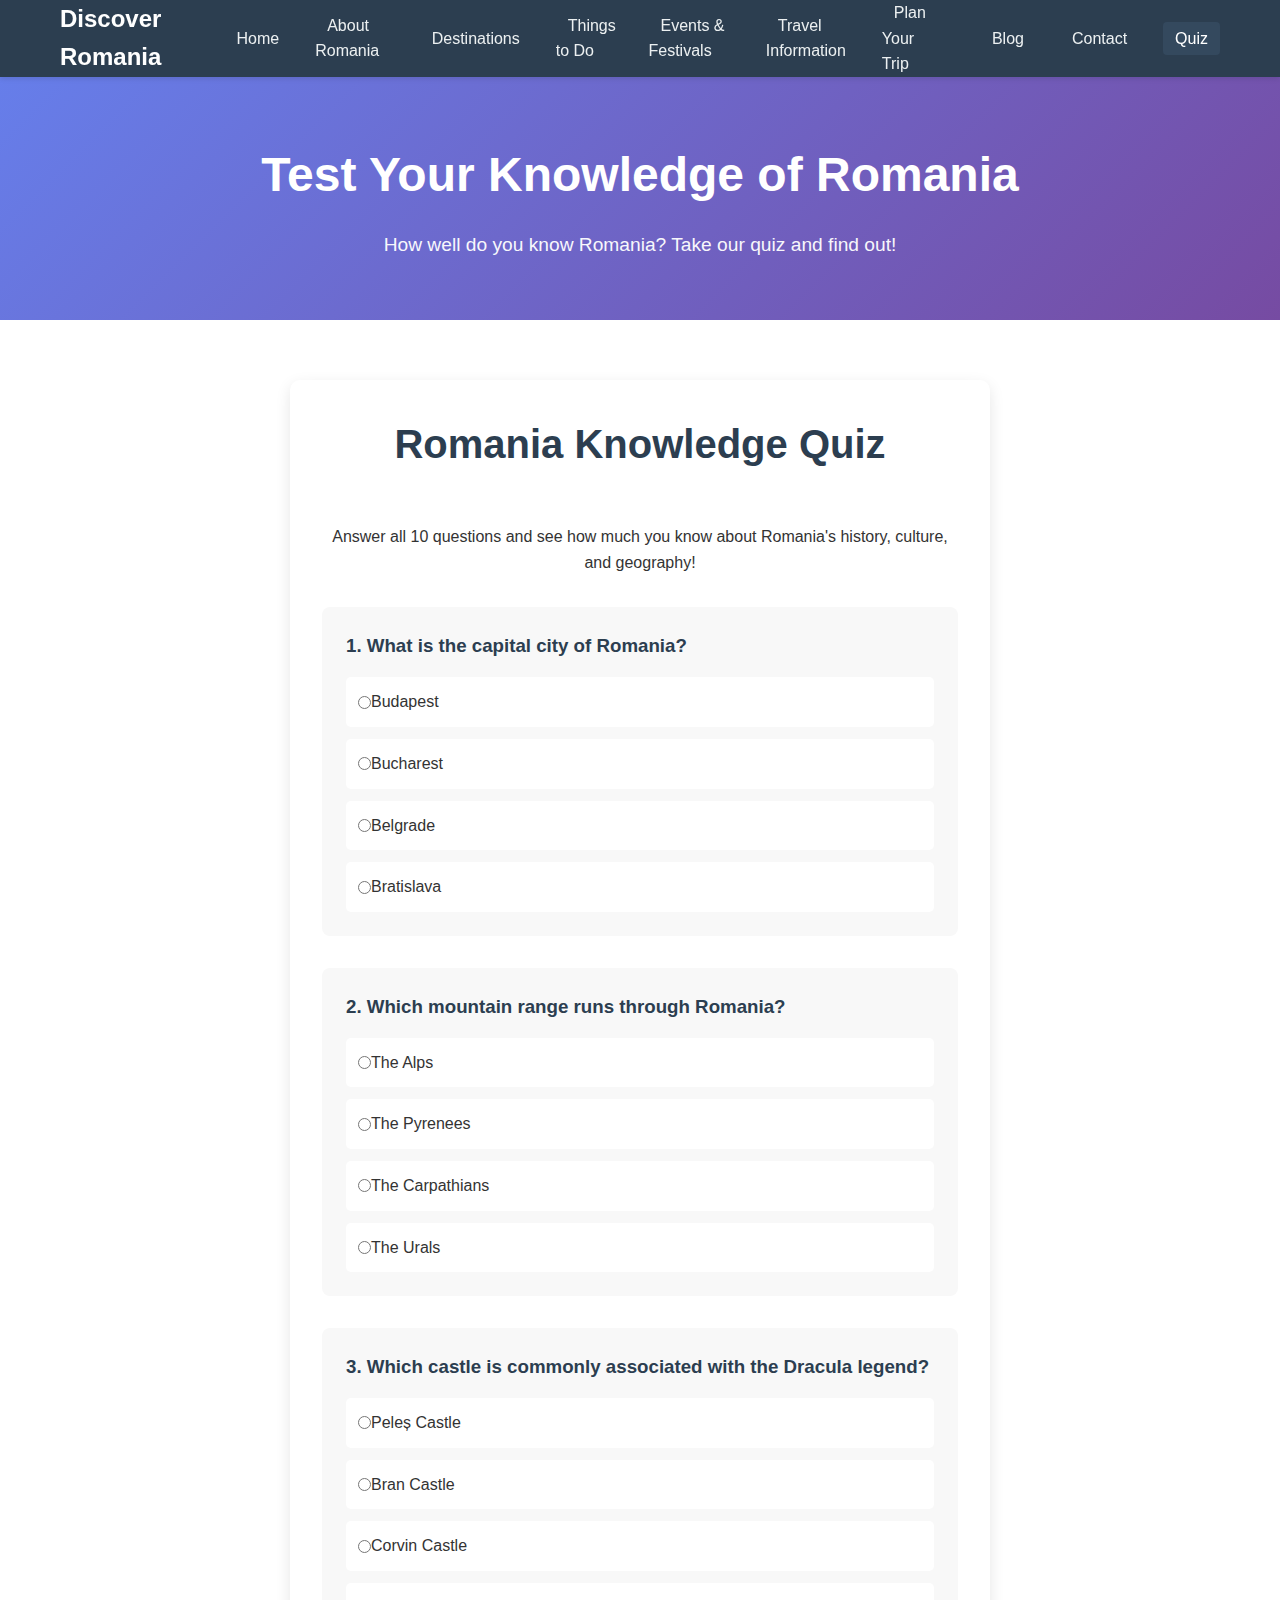
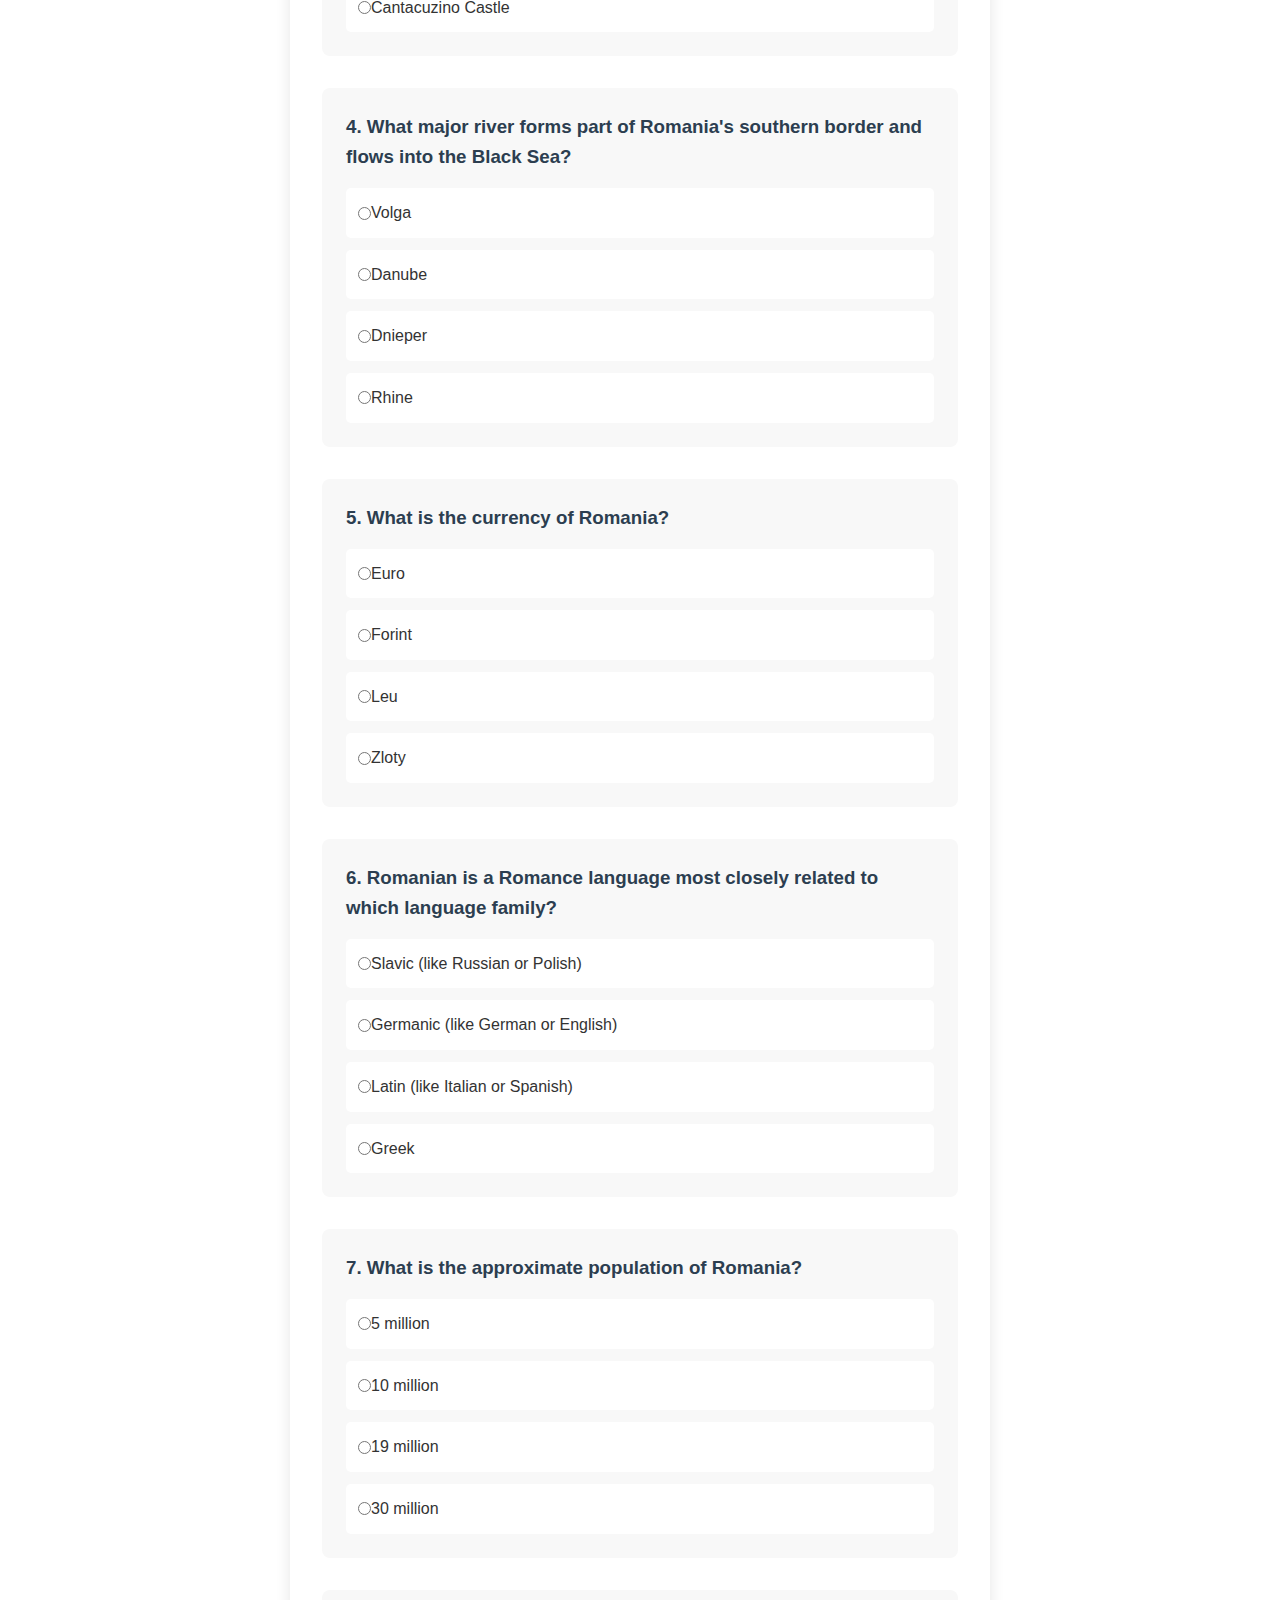
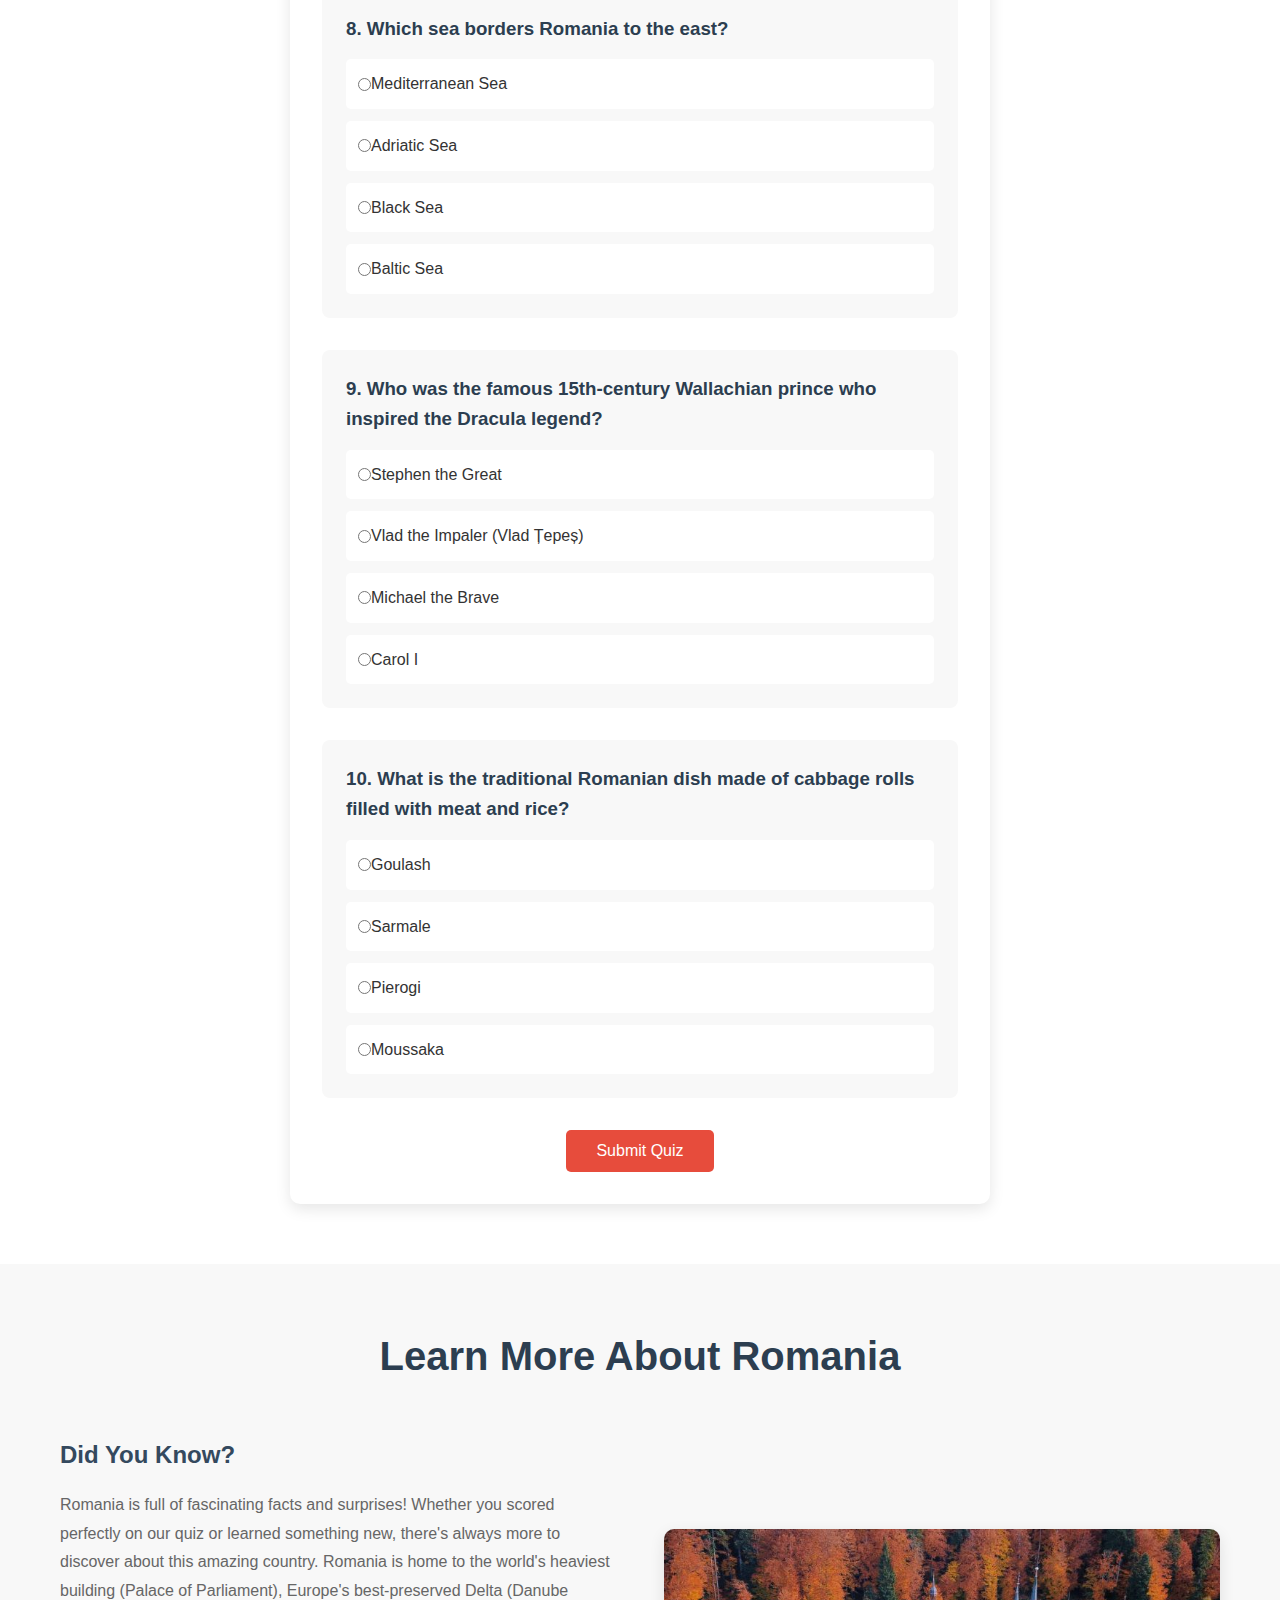
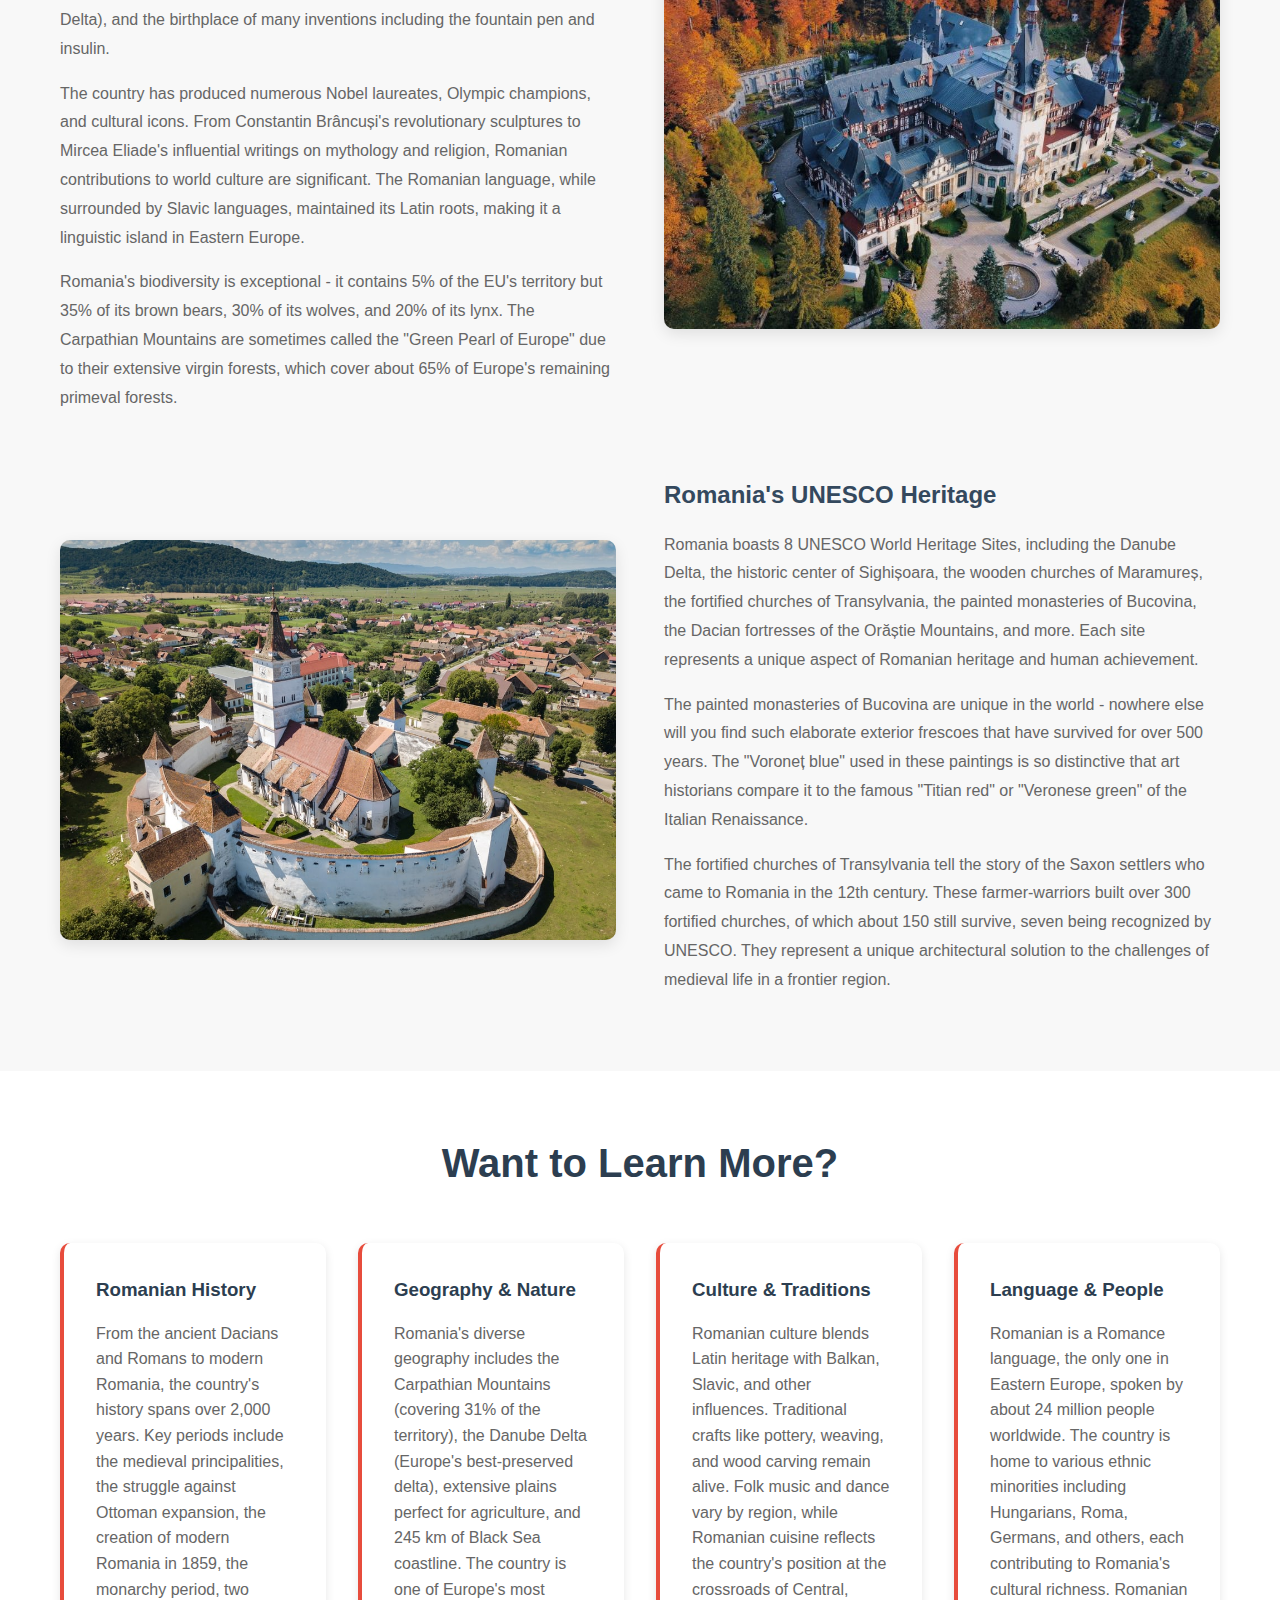
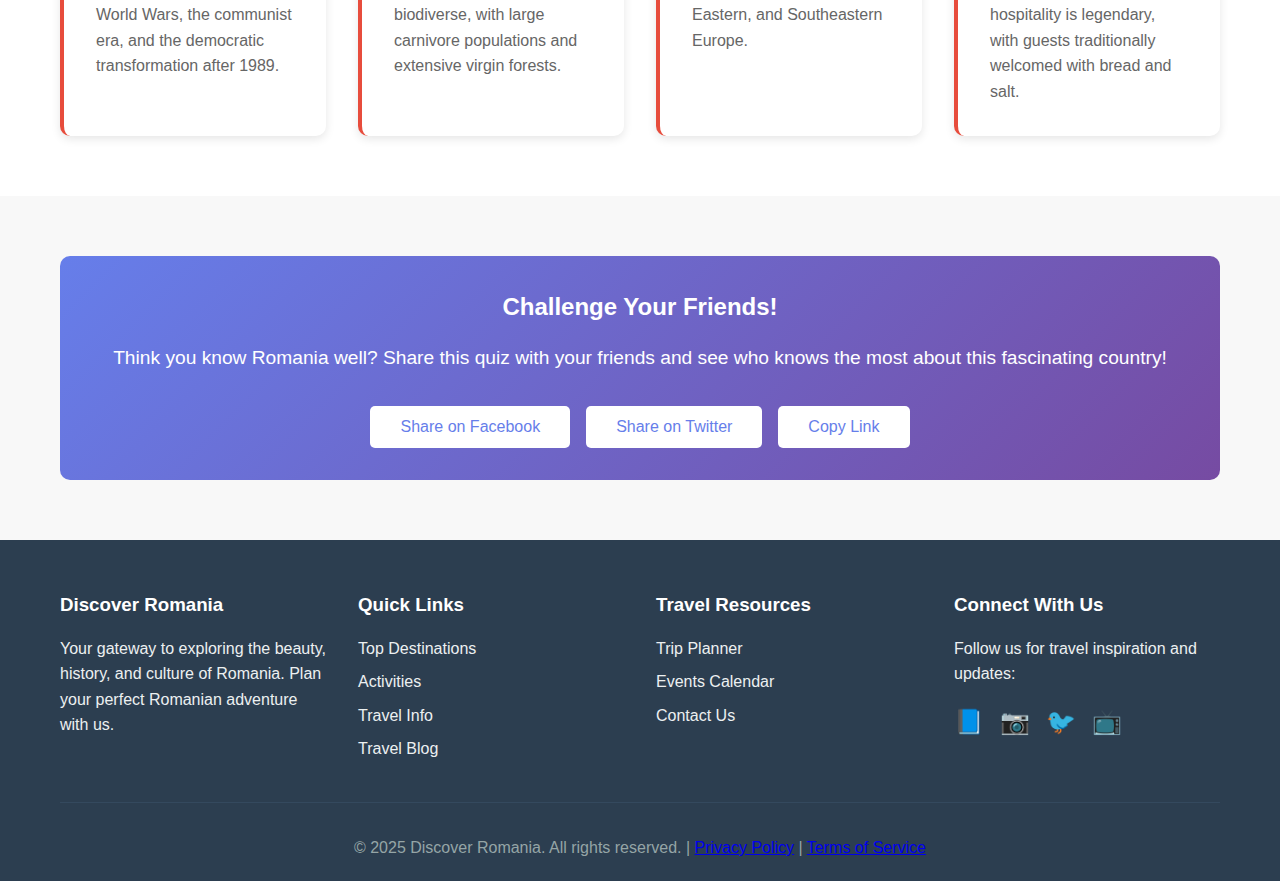
<file: quiz.html>
<!DOCTYPE html>
<html lang="en">
<head>
    <meta charset="UTF-8">
    <meta name="viewport" content="width=device-width, initial-scale=1.0">
    <title>Romania Quiz - Discover Romania</title>
    <link rel="stylesheet" href="styles.css">
</head>
<body>
    <nav class="navbar">
        <div class="nav-container">
            <div class="logo">Discover Romania</div>
            <button class="nav-toggle" aria-label="Toggle navigation">
                <span></span>
                <span></span>
                <span></span>
            </button>
            <ul class="nav-menu">
                <li><a href="index.html">Home</a></li>
                <li><a href="about.html">About Romania</a></li>
                <li><a href="destinations.html">Destinations</a></li>
                <li><a href="things-to-do.html">Things to Do</a></li>
                <li><a href="events.html">Events & Festivals</a></li>
                <li><a href="travel-info.html">Travel Information</a></li>
                <li><a href="plan-trip.html">Plan Your Trip</a></li>
                <li><a href="blog.html">Blog</a></li>
                <li><a href="contact.html">Contact</a></li>
                <li><a href="quiz.html" class="active">Quiz</a></li>
            </ul>
        </div>
    </nav>

    <section class="page-header">
        <div class="container">
            <h1>Test Your Knowledge of Romania</h1>
            <p>How well do you know Romania? Take our quiz and find out!</p>
        </div>
    </section>

    <section class="content-section">
        <div class="container">
            <div class="quiz-container">
                <h2 class="section-title">Romania Knowledge Quiz</h2>
                <p style="text-align: center; margin-bottom: 2rem;">Answer all 10 questions and see how much you know about Romania's history, culture, and geography!</p>
                
                <form id="quizForm">
                    <div class="quiz-question">
                        <h3>1. What is the capital city of Romania?</h3>
                        <div class="quiz-options">
                            <label>
                                <input type="radio" name="q1" value="budapest" required>
                                Budapest
                            </label>
                            <label>
                                <input type="radio" name="q1" value="bucharest">
                                Bucharest
                            </label>
                            <label>
                                <input type="radio" name="q1" value="belgrade">
                                Belgrade
                            </label>
                            <label>
                                <input type="radio" name="q1" value="bratislava">
                                Bratislava
                            </label>
                        </div>
                    </div>

                    <div class="quiz-question">
                        <h3>2. Which mountain range runs through Romania?</h3>
                        <div class="quiz-options">
                            <label>
                                <input type="radio" name="q2" value="alps" required>
                                The Alps
                            </label>
                            <label>
                                <input type="radio" name="q2" value="pyrenees">
                                The Pyrenees
                            </label>
                            <label>
                                <input type="radio" name="q2" value="carpathians">
                                The Carpathians
                            </label>
                            <label>
                                <input type="radio" name="q2" value="urals">
                                The Urals
                            </label>
                        </div>
                    </div>

                    <div class="quiz-question">
                        <h3>3. Which castle is commonly associated with the Dracula legend?</h3>
                        <div class="quiz-options">
                            <label>
                                <input type="radio" name="q3" value="peles" required>
                                Peleș Castle
                            </label>
                            <label>
                                <input type="radio" name="q3" value="bran">
                                Bran Castle
                            </label>
                            <label>
                                <input type="radio" name="q3" value="corvin">
                                Corvin Castle
                            </label>
                            <label>
                                <input type="radio" name="q3" value="cantacuzino">
                                Cantacuzino Castle
                            </label>
                        </div>
                    </div>

                    <div class="quiz-question">
                        <h3>4. What major river forms part of Romania's southern border and flows into the Black Sea?</h3>
                        <div class="quiz-options">
                            <label>
                                <input type="radio" name="q4" value="volga" required>
                                Volga
                            </label>
                            <label>
                                <input type="radio" name="q4" value="danube">
                                Danube
                            </label>
                            <label>
                                <input type="radio" name="q4" value="dnieper">
                                Dnieper
                            </label>
                            <label>
                                <input type="radio" name="q4" value="rhine">
                                Rhine
                            </label>
                        </div>
                    </div>

                    <div class="quiz-question">
                        <h3>5. What is the currency of Romania?</h3>
                        <div class="quiz-options">
                            <label>
                                <input type="radio" name="q5" value="euro" required>
                                Euro
                            </label>
                            <label>
                                <input type="radio" name="q5" value="forint">
                                Forint
                            </label>
                            <label>
                                <input type="radio" name="q5" value="leu">
                                Leu
                            </label>
                            <label>
                                <input type="radio" name="q5" value="zloty">
                                Zloty
                            </label>
                        </div>
                    </div>

                    <div class="quiz-question">
                        <h3>6. Romanian is a Romance language most closely related to which language family?</h3>
                        <div class="quiz-options">
                            <label>
                                <input type="radio" name="q6" value="slavic" required>
                                Slavic (like Russian or Polish)
                            </label>
                            <label>
                                <input type="radio" name="q6" value="germanic">
                                Germanic (like German or English)
                            </label>
                            <label>
                                <input type="radio" name="q6" value="romanian">
                                Latin (like Italian or Spanish)
                            </label>
                            <label>
                                <input type="radio" name="q6" value="greek">
                                Greek
                            </label>
                        </div>
                    </div>

                    <div class="quiz-question">
                        <h3>7. What is the approximate population of Romania?</h3>
                        <div class="quiz-options">
                            <label>
                                <input type="radio" name="q7" value="5million" required>
                                5 million
                            </label>
                            <label>
                                <input type="radio" name="q7" value="10million">
                                10 million
                            </label>
                            <label>
                                <input type="radio" name="q7" value="19million">
                                19 million
                            </label>
                            <label>
                                <input type="radio" name="q7" value="30million">
                                30 million
                            </label>
                        </div>
                    </div>

                    <div class="quiz-question">
                        <h3>8. Which sea borders Romania to the east?</h3>
                        <div class="quiz-options">
                            <label>
                                <input type="radio" name="q8" value="mediterranean" required>
                                Mediterranean Sea
                            </label>
                            <label>
                                <input type="radio" name="q8" value="adriatic">
                                Adriatic Sea
                            </label>
                            <label>
                                <input type="radio" name="q8" value="blacksea">
                                Black Sea
                            </label>
                            <label>
                                <input type="radio" name="q8" value="baltic">
                                Baltic Sea
                            </label>
                        </div>
                    </div>

                    <div class="quiz-question">
                        <h3>9. Who was the famous 15th-century Wallachian prince who inspired the Dracula legend?</h3>
                        <div class="quiz-options">
                            <label>
                                <input type="radio" name="q9" value="stephengreat" required>
                                Stephen the Great
                            </label>
                            <label>
                                <input type="radio" name="q9" value="vladtepes">
                                Vlad the Impaler (Vlad Țepeș)
                            </label>
                            <label>
                                <input type="radio" name="q9" value="michaelbrave">
                                Michael the Brave
                            </label>
                            <label>
                                <input type="radio" name="q9" value="carolI">
                                Carol I
                            </label>
                        </div>
                    </div>

                    <div class="quiz-question">
                        <h3>10. What is the traditional Romanian dish made of cabbage rolls filled with meat and rice?</h3>
                        <div class="quiz-options">
                            <label>
                                <input type="radio" name="q10" value="goulash" required>
                                Goulash
                            </label>
                            <label>
                                <input type="radio" name="q10" value="sarmale">
                                Sarmale
                            </label>
                            <label>
                                <input type="radio" name="q10" value="pierogi">
                                Pierogi
                            </label>
                            <label>
                                <input type="radio" name="q10" value="moussaka">
                                Moussaka
                            </label>
                        </div>
                    </div>

                    <div style="text-align: center; margin-top: 2rem;">
                        <button type="submit" class="btn-primary">Submit Quiz</button>
                    </div>
                </form>

                <div id="quizResults" class="quiz-results" style="display: none;">
                    <h2>Your Results</h2>
                    <p style="font-size: 2rem; margin: 1rem 0;">Score: <span id="quizScore">0/10</span></p>
                    <p id="quizMessage" style="font-size: 1.2rem; margin: 1rem 0;"></p>
                    <button onclick="location.reload()" class="btn-secondary">Try Again</button>
                </div>
            </div>
        </div>
    </section>

    <section class="content-section">
        <div class="container">
            <h2 class="section-title">Learn More About Romania</h2>
            <div class="content-grid">
                <div class="content-text">
                    <h3>Did You Know?</h3>
                    <p>Romania is full of fascinating facts and surprises! Whether you scored perfectly on our quiz or learned something new, there's always more to discover about this amazing country. Romania is home to the world's heaviest building (Palace of Parliament), Europe's best-preserved Delta (Danube Delta), and the birthplace of many inventions including the fountain pen and insulin.</p>
                    
                    <p>The country has produced numerous Nobel laureates, Olympic champions, and cultural icons. From Constantin Brâncuși's revolutionary sculptures to Mircea Eliade's influential writings on mythology and religion, Romanian contributions to world culture are significant. The Romanian language, while surrounded by Slavic languages, maintained its Latin roots, making it a linguistic island in Eastern Europe.</p>
                    
                    <p>Romania's biodiversity is exceptional - it contains 5% of the EU's territory but 35% of its brown bears, 30% of its wolves, and 20% of its lynx. The Carpathian Mountains are sometimes called the "Green Pearl of Europe" due to their extensive virgin forests, which cover about 65% of Europe's remaining primeval forests.</p>
                </div>
                <div>
                    <img src="images/Romania-Castle.jpg" alt="Romanian castle" class="content-image">
                </div>
            </div>
            
            <div class="content-grid" style="margin-top: 3rem;">
                <div>
                    <img src="images/fortified-churches-in-transylvania-2.jpg" alt="Danube Delta" class="content-image">
                </div>
                <div class="content-text">
                    <h3>Romania's UNESCO Heritage</h3>
                    <p>Romania boasts 8 UNESCO World Heritage Sites, including the Danube Delta, the historic center of Sighișoara, the wooden churches of Maramureș, the fortified churches of Transylvania, the painted monasteries of Bucovina, the Dacian fortresses of the Orăștie Mountains, and more. Each site represents a unique aspect of Romanian heritage and human achievement.</p>
                    
                    <p>The painted monasteries of Bucovina are unique in the world - nowhere else will you find such elaborate exterior frescoes that have survived for over 500 years. The "Voroneț blue" used in these paintings is so distinctive that art historians compare it to the famous "Titian red" or "Veronese green" of the Italian Renaissance.</p>
                    
                    <p>The fortified churches of Transylvania tell the story of the Saxon settlers who came to Romania in the 12th century. These farmer-warriors built over 300 fortified churches, of which about 150 still survive, seven being recognized by UNESCO. They represent a unique architectural solution to the challenges of medieval life in a frontier region.</p>
                </div>
            </div>
        </div>
    </section>

    <section class="content-section">
        <div class="container">
            <h2 class="section-title">Want to Learn More?</h2>
            <div class="tips-grid">
                <div class="tip-card">
                    <h3>Romanian History</h3>
                    <p>From the ancient Dacians and Romans to modern Romania, the country's history spans over 2,000 years. Key periods include the medieval principalities, the struggle against Ottoman expansion, the creation of modern Romania in 1859, the monarchy period, two World Wars, the communist era, and the democratic transformation after 1989.</p>
                </div>
                <div class="tip-card">
                    <h3>Geography & Nature</h3>
                    <p>Romania's diverse geography includes the Carpathian Mountains (covering 31% of the territory), the Danube Delta (Europe's best-preserved delta), extensive plains perfect for agriculture, and 245 km of Black Sea coastline. The country is one of Europe's most biodiverse, with large carnivore populations and extensive virgin forests.</p>
                </div>
                <div class="tip-card">
                    <h3>Culture & Traditions</h3>
                    <p>Romanian culture blends Latin heritage with Balkan, Slavic, and other influences. Traditional crafts like pottery, weaving, and wood carving remain alive. Folk music and dance vary by region, while Romanian cuisine reflects the country's position at the crossroads of Central, Eastern, and Southeastern Europe.</p>
                </div>
                <div class="tip-card">
                    <h3>Language & People</h3>
                    <p>Romanian is a Romance language, the only one in Eastern Europe, spoken by about 24 million people worldwide. The country is home to various ethnic minorities including Hungarians, Roma, Germans, and others, each contributing to Romania's cultural richness. Romanian hospitality is legendary, with guests traditionally welcomed with bread and salt.</p>
                </div>
            </div>
        </div>
    </section>

    <section class="content-section">
        <div class="container">
            <div style="text-align: center; padding: 2rem; background: linear-gradient(135deg, #667eea 0%, #764ba2 100%); color: white; border-radius: 10px;">
                <h2 style="color: white; margin-bottom: 1rem;">Challenge Your Friends!</h2>
                <p style="font-size: 1.2rem; margin-bottom: 2rem;">Think you know Romania well? Share this quiz with your friends and see who knows the most about this fascinating country!</p>
                <div style="display: flex; gap: 1rem; justify-content: center; flex-wrap: wrap;">
                    <button class="btn-primary" style="background: white; color: #667eea;">Share on Facebook</button>
                    <button class="btn-primary" style="background: white; color: #667eea;">Share on Twitter</button>
                    <button class="btn-primary" style="background: white; color: #667eea;">Copy Link</button>
                </div>
            </div>
        </div>
    </section>

    <footer class="footer">
        <div class="container">
            <div class="footer-content">
                <div class="footer-section">
                    <h3>Discover Romania</h3>
                    <p>Your gateway to exploring the beauty, history, and culture of Romania. Plan your perfect Romanian adventure with us.</p>
                </div>
                <div class="footer-section">
                    <h3>Quick Links</h3>
                    <ul>
                        <li><a href="destinations.html">Top Destinations</a></li>
                        <li><a href="things-to-do.html">Activities</a></li>
                        <li><a href="travel-info.html">Travel Info</a></li>
                        <li><a href="blog.html">Travel Blog</a></li>
                    </ul>
                </div>
                <div class="footer-section">
                    <h3>Travel Resources</h3>
                    <ul>
                        <li><a href="plan-trip.html">Trip Planner</a></li>
                        <li><a href="events.html">Events Calendar</a></li>
                        <li><a href="contact.html">Contact Us</a></li>
                    </ul>
                </div>
                <div class="footer-section">
                    <h3>Connect With Us</h3>
                    <p>Follow us for travel inspiration and updates:</p>
                    <div class="social-links">
                        <a href="#" aria-label="Facebook">📘</a>
                        <a href="#" aria-label="Instagram">📷</a>
                        <a href="#" aria-label="Twitter">🐦</a>
                        <a href="#" aria-label="YouTube">📺</a>
                    </div>
                </div>
            </div>
            <div class="footer-bottom">
                <p>&copy; 2025 Discover Romania. All rights reserved. | <a href="#">Privacy Policy</a> | <a href="#">Terms of Service</a></p>
            </div>
        </div>
    </footer>

    <script src="script.js"></script>
    <script>
        document.getElementById('quizForm').addEventListener('submit', function(e) {
            e.preventDefault();
            
            let score = 0;
            const totalQuestions = 10;
            
            const correctAnswers = {
                q1: 'bucharest',
                q2: 'carpathians',
                q3: 'bran',
                q4: 'danube',
                q5: 'leu',
                q6: 'romanian',
                q7: '19million',
                q8: 'blacksea',
                q9: 'vladtepes',
                q10: 'sarmale'
            };
            
            Object.keys(correctAnswers).forEach(question => {
                const selectedAnswer = document.querySelector(`input[name="${question}"]:checked`);
                if (selectedAnswer && selectedAnswer.value === correctAnswers[question]) {
                    score++;
                }
            });
            
            const resultsDiv = document.getElementById('quizResults');
            const scoreSpan = document.getElementById('quizScore');
            const messageP = document.getElementById('quizMessage');
            
            scoreSpan.textContent = `${score}/${totalQuestions}`;
            
            let message = '';
            if (score === totalQuestions) {
                message = 'Perfect! You are a Romania expert! You really know your stuff!';
            } else if (score >= 8) {
                message = 'Excellent! You have great knowledge about Romania!';
            } else if (score >= 6) {
                message = 'Good job! You know quite a bit about Romania!';
            } else if (score >= 4) {
                message = 'Not bad! Keep learning about this fascinating country!';
            } else {
                message = 'Time to explore more about Romania! There\'s so much to discover!';
            }
            messageP.textContent = message;
            
            resultsDiv.style.display = 'block';
            this.style.display = 'none';
            
            resultsDiv.scrollIntoView({ behavior: 'smooth' });
        });
    </script>
</body>
</html>
</file>
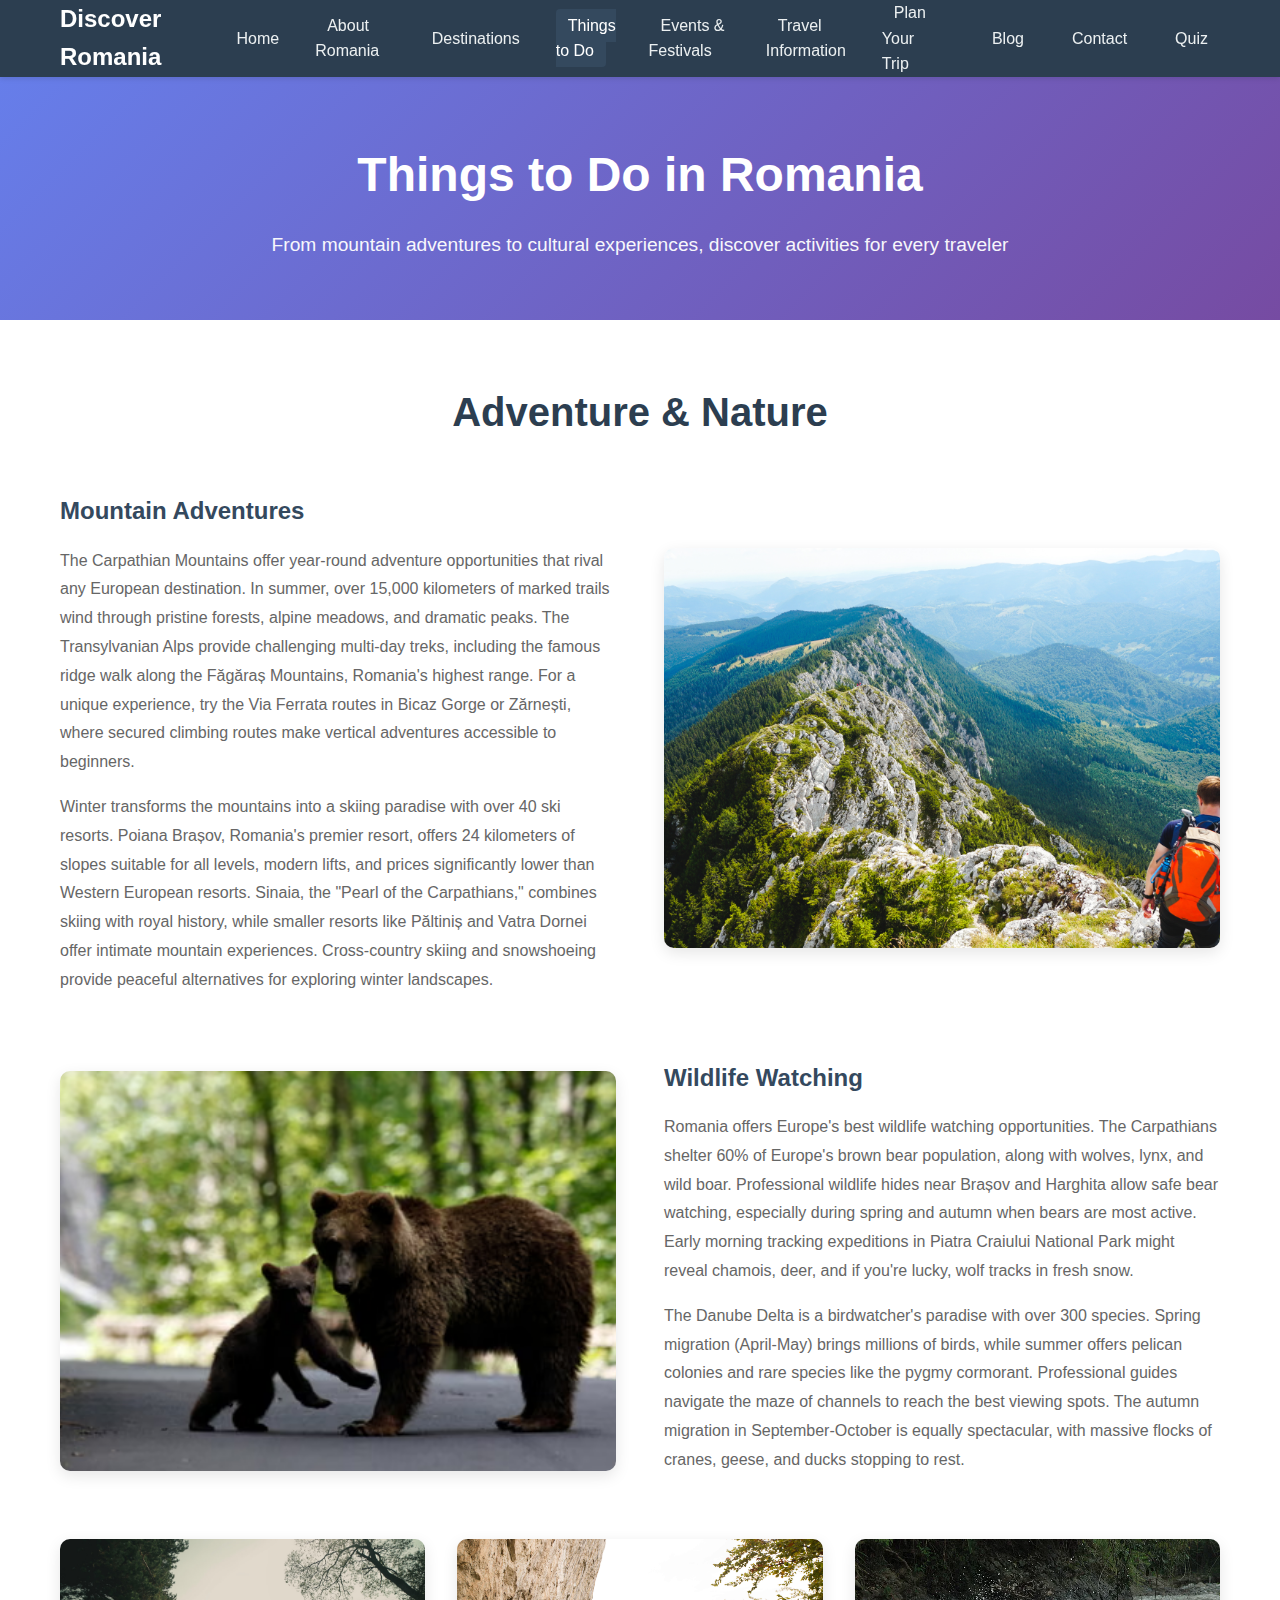
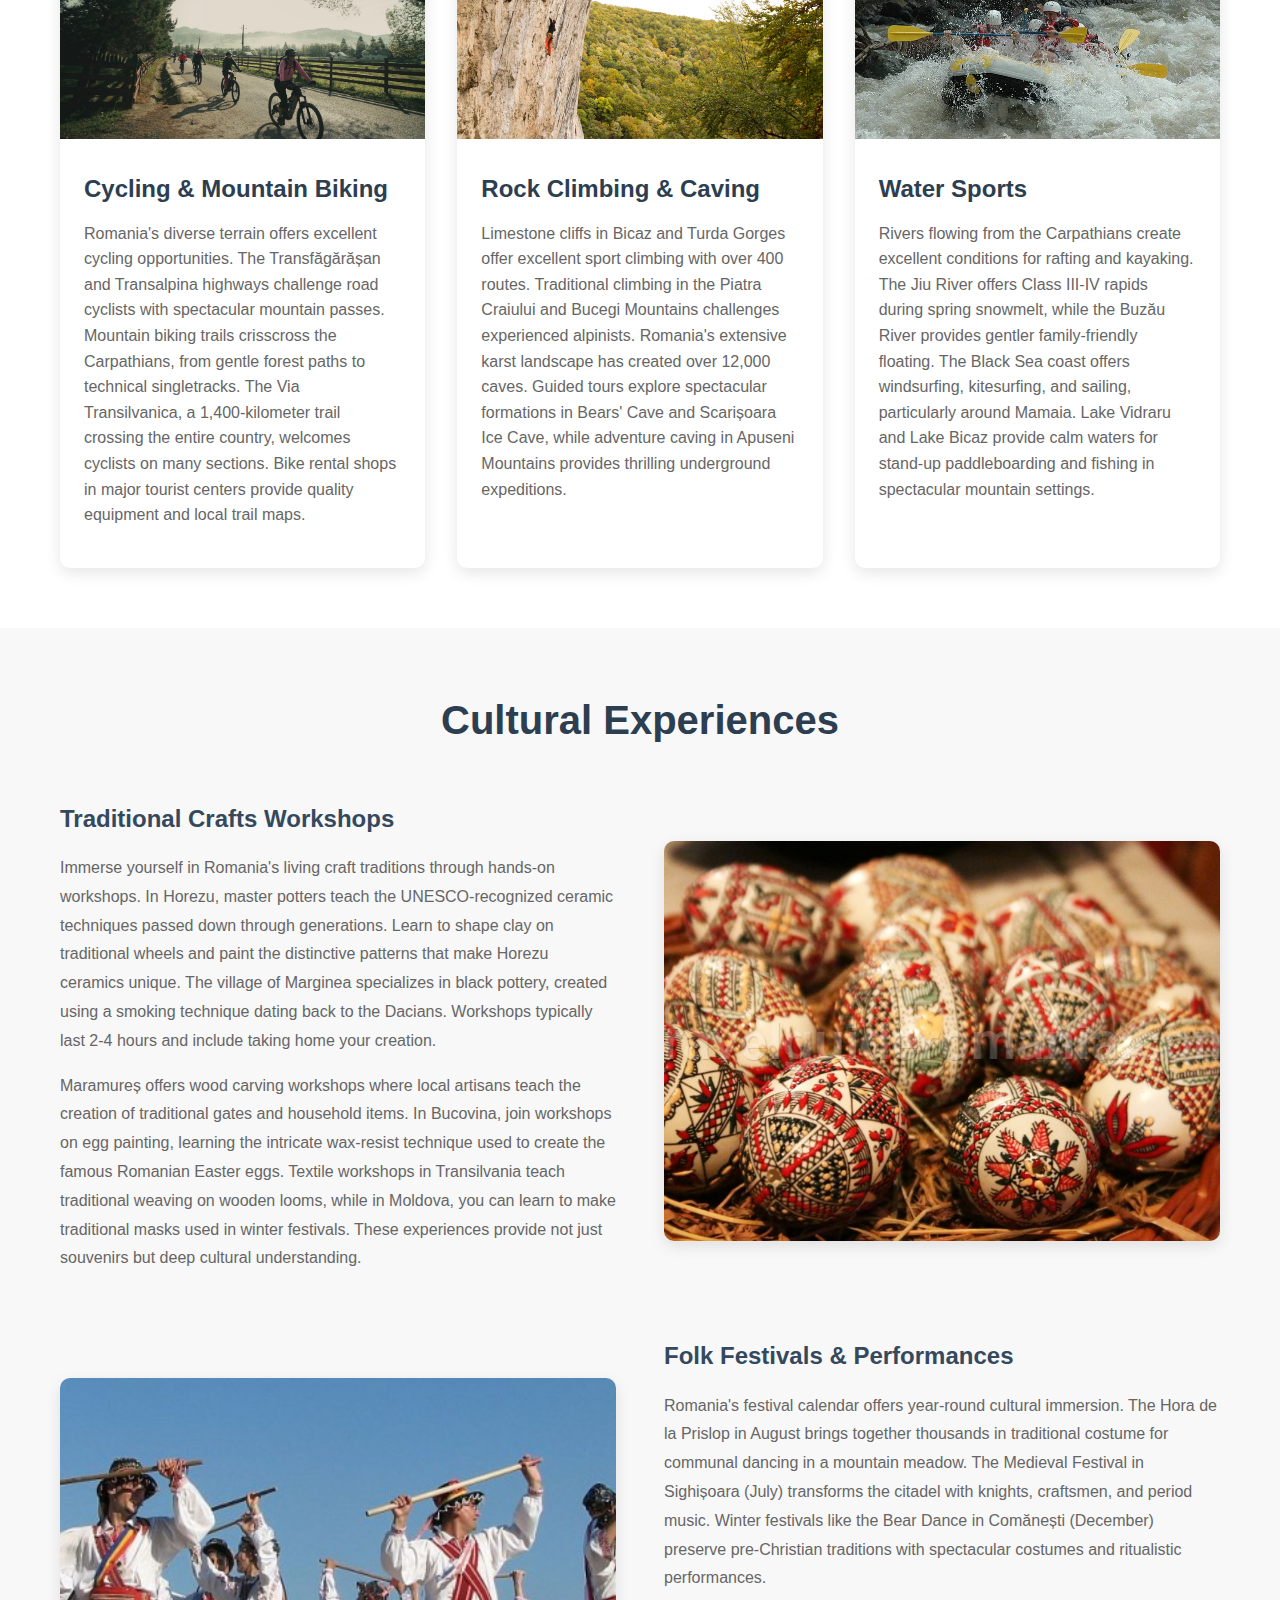
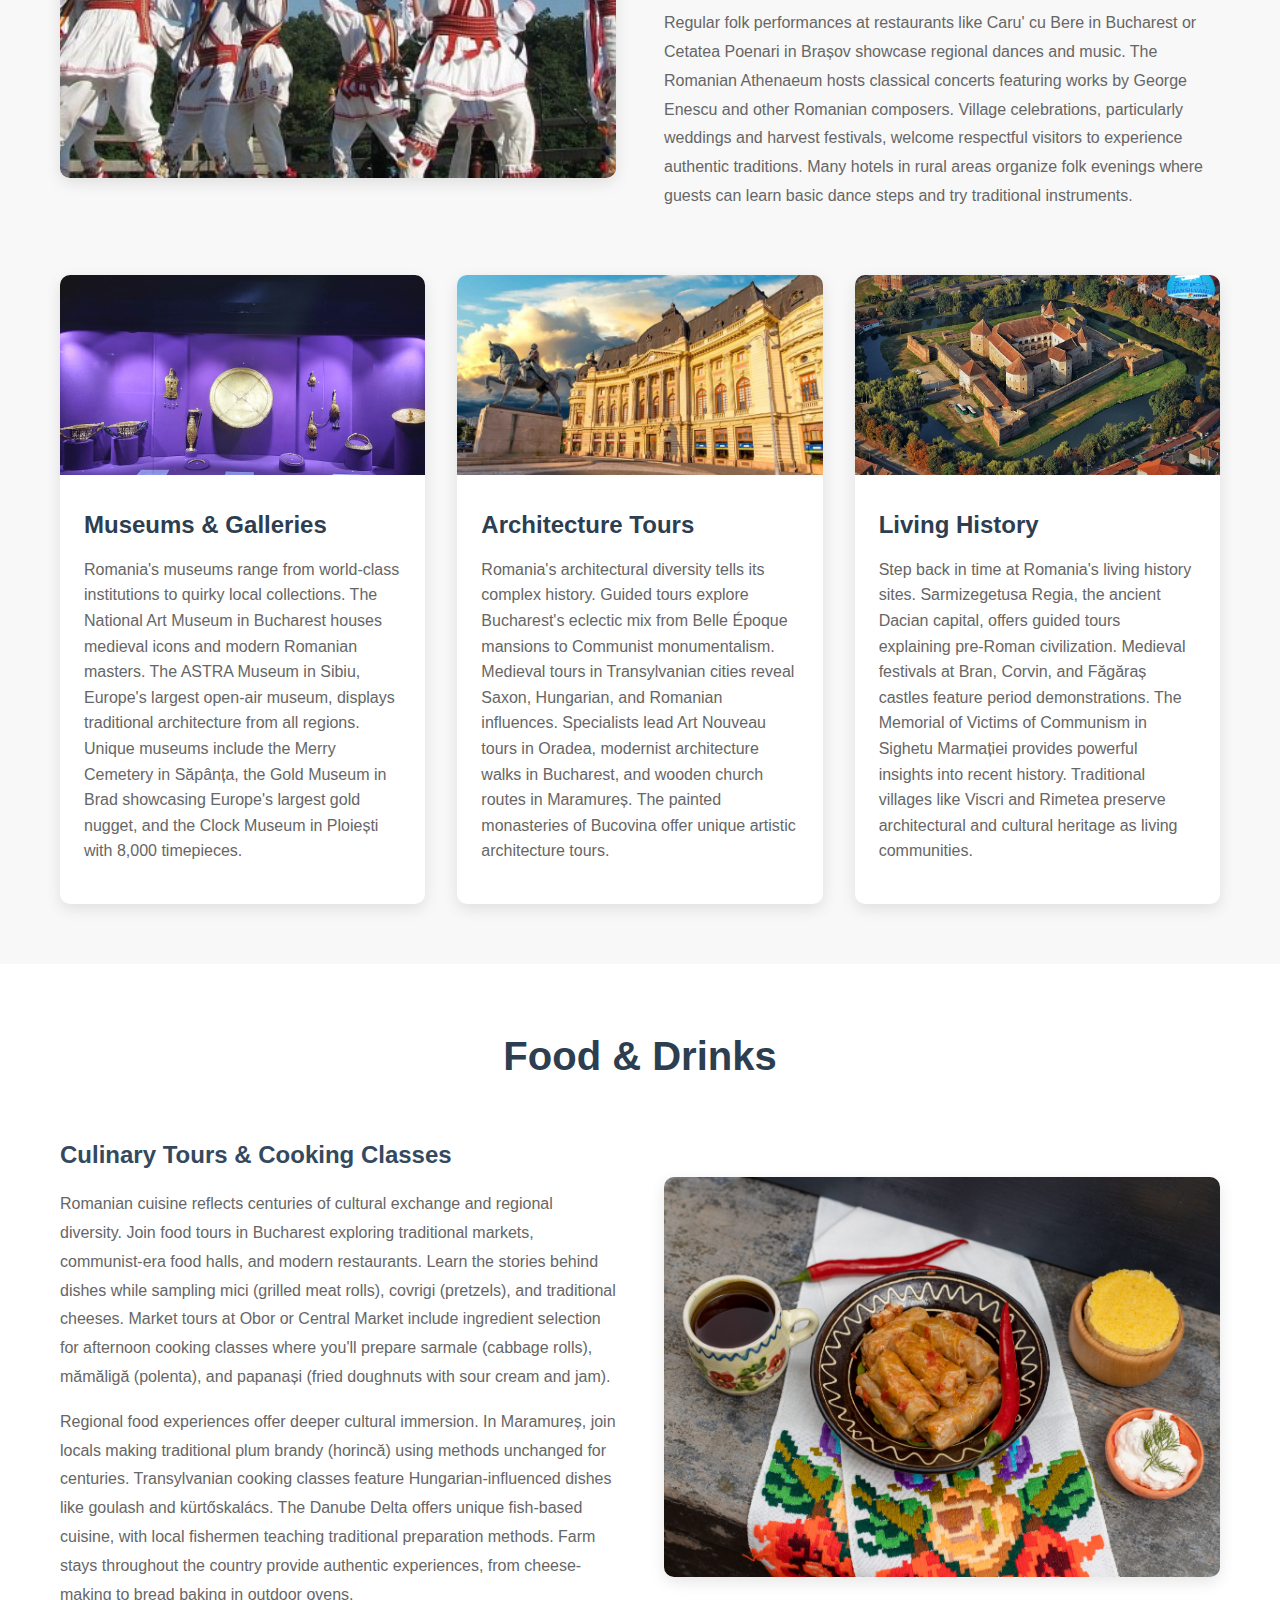
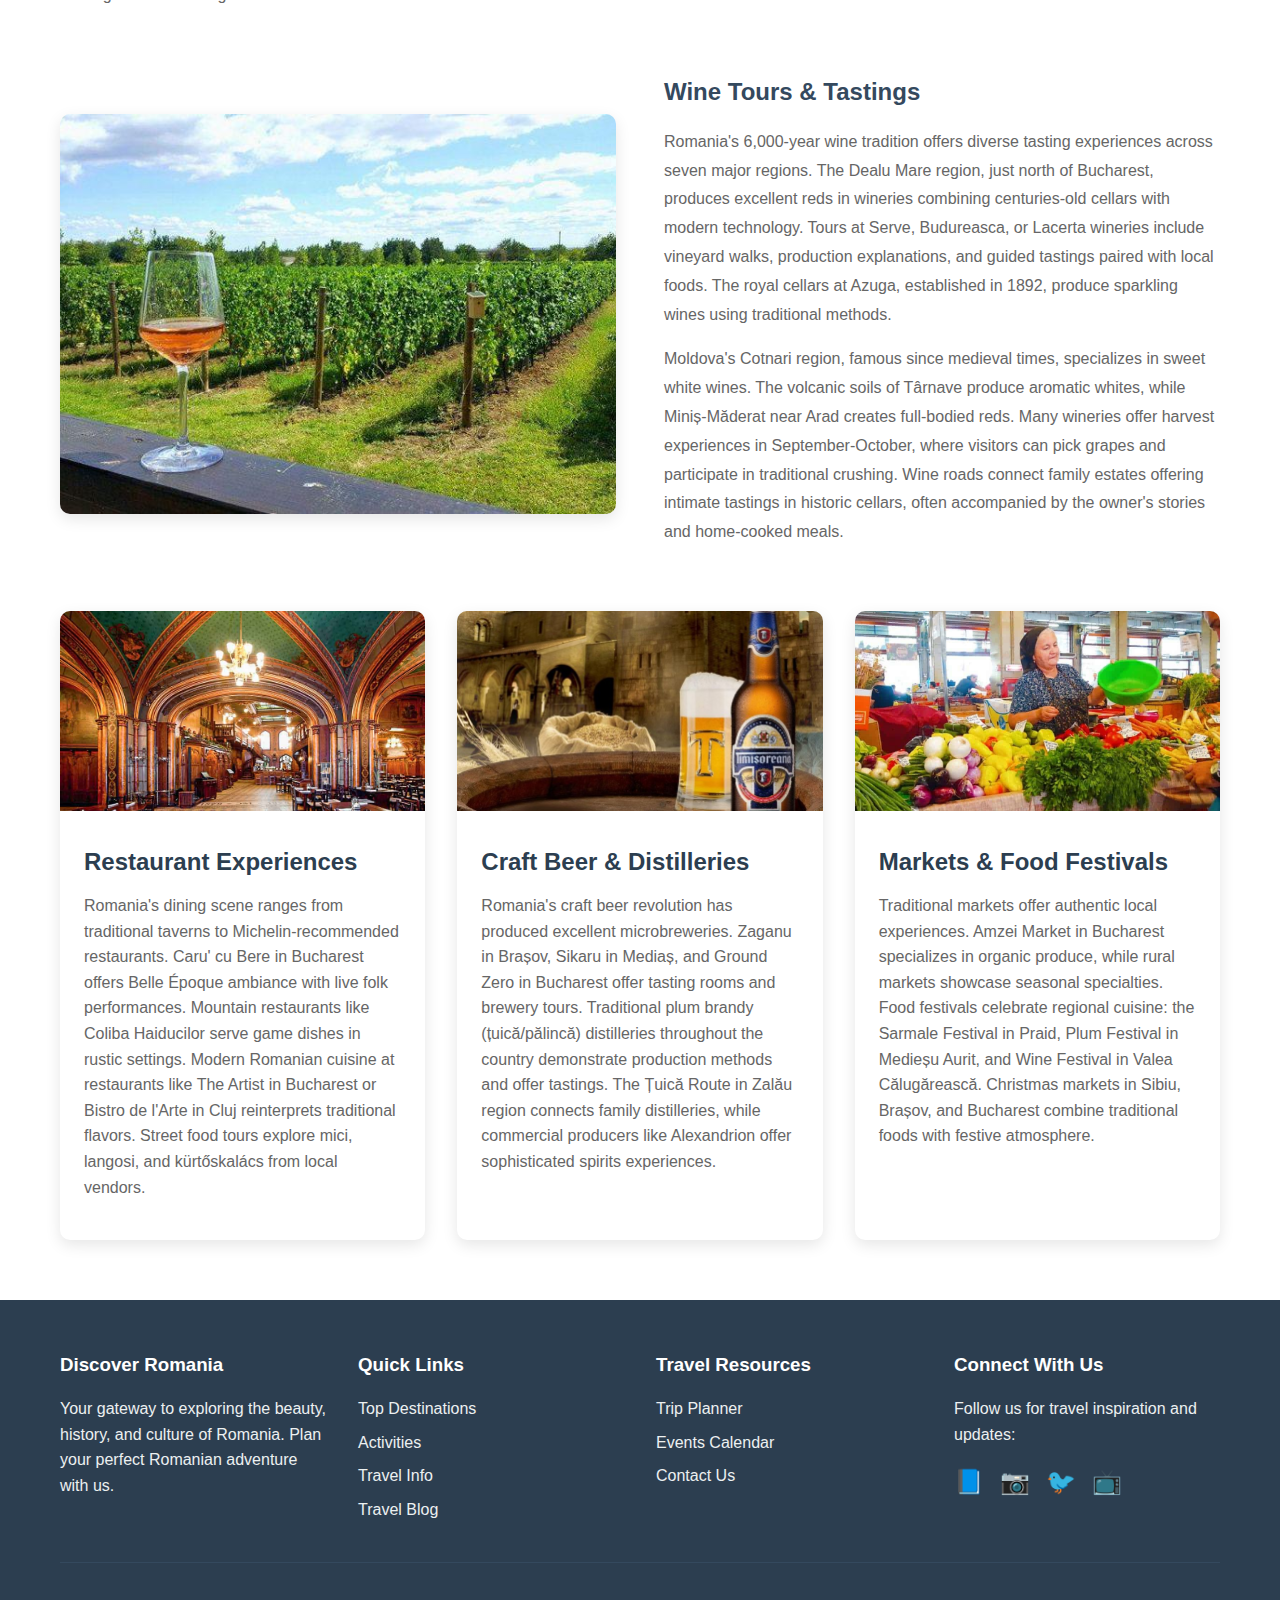
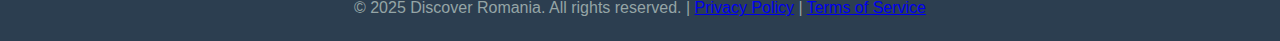
<file: things-to-do.html>
<!DOCTYPE html>
<html lang="en">
<head>
    <meta charset="UTF-8">
    <meta name="viewport" content="width=device-width, initial-scale=1.0">
    <title>Things to Do - Discover Romania</title>
    <link rel="stylesheet" href="styles.css">
</head>
<body>
    <nav class="navbar">
        <div class="nav-container">
            <div class="logo">Discover Romania</div>
            <button class="nav-toggle" aria-label="Toggle navigation">
                <span></span>
                <span></span>
                <span></span>
            </button>
            <ul class="nav-menu">
                <li><a href="index.html">Home</a></li>
                <li><a href="about.html">About Romania</a></li>
                <li><a href="destinations.html">Destinations</a></li>
                <li><a href="things-to-do.html" class="active">Things to Do</a></li>
                <li><a href="events.html">Events & Festivals</a></li>
                <li><a href="travel-info.html">Travel Information</a></li>
                <li><a href="plan-trip.html">Plan Your Trip</a></li>
                <li><a href="blog.html">Blog</a></li>
                <li><a href="contact.html">Contact</a></li>
                <li><a href="quiz.html">Quiz</a></li>
            </ul>
        </div>
    </nav>

    <section class="page-header">
        <div class="container">
            <h1>Things to Do in Romania</h1>
            <p>From mountain adventures to cultural experiences, discover activities for every traveler</p>
        </div>
    </section>

    <section class="content-section">
        <div class="container">
            <h2 class="section-title">Adventure & Nature</h2>
            <div class="content-grid">
                <div class="content-text">
                    <h3>Mountain Adventures</h3>
                    <p>The Carpathian Mountains offer year-round adventure opportunities that rival any European destination. In summer, over 15,000 kilometers of marked trails wind through pristine forests, alpine meadows, and dramatic peaks. The Transylvanian Alps provide challenging multi-day treks, including the famous ridge walk along the Făgăraș Mountains, Romania's highest range. For a unique experience, try the Via Ferrata routes in Bicaz Gorge or Zărnești, where secured climbing routes make vertical adventures accessible to beginners.</p>
                    
                    <p>Winter transforms the mountains into a skiing paradise with over 40 ski resorts. Poiana Brașov, Romania's premier resort, offers 24 kilometers of slopes suitable for all levels, modern lifts, and prices significantly lower than Western European resorts. Sinaia, the "Pearl of the Carpathians," combines skiing with royal history, while smaller resorts like Păltiniș and Vatra Dornei offer intimate mountain experiences. Cross-country skiing and snowshoeing provide peaceful alternatives for exploring winter landscapes.</p>
                </div>
                <div>
                    <img src="images/hiking3.png" alt="Hiking in Carpathian Mountains" class="content-image">
                </div>
            </div>
            
            <div class="content-grid" style="margin-top: 3rem;">
                <div>
                    <img src="images/bear-romania.jpg" alt="Wildlife watching in Danube Delta" class="content-image">
                </div>
                <div class="content-text">
                    <h3>Wildlife Watching</h3>
                    <p>Romania offers Europe's best wildlife watching opportunities. The Carpathians shelter 60% of Europe's brown bear population, along with wolves, lynx, and wild boar. Professional wildlife hides near Brașov and Harghita allow safe bear watching, especially during spring and autumn when bears are most active. Early morning tracking expeditions in Piatra Craiului National Park might reveal chamois, deer, and if you're lucky, wolf tracks in fresh snow.</p>
                    
                    <p>The Danube Delta is a birdwatcher's paradise with over 300 species. Spring migration (April-May) brings millions of birds, while summer offers pelican colonies and rare species like the pygmy cormorant. Professional guides navigate the maze of channels to reach the best viewing spots. The autumn migration in September-October is equally spectacular, with massive flocks of cranes, geese, and ducks stopping to rest.</p>
                </div>
            </div>
            
            <div class="cards-grid" style="margin-top: 3rem;">
                <div class="card">
                    <img src="images/romania-bike-cycling.jpg" alt="Mountain biking">
                    <div class="card-content">
                        <h3>Cycling & Mountain Biking</h3>
                        <p>Romania's diverse terrain offers excellent cycling opportunities. The Transfăgărășan and Transalpina highways challenge road cyclists with spectacular mountain passes. Mountain biking trails crisscross the Carpathians, from gentle forest paths to technical singletracks. The Via Transilvanica, a 1,400-kilometer trail crossing the entire country, welcomes cyclists on many sections. Bike rental shops in major tourist centers provide quality equipment and local trail maps.</p>
                    </div>
                </div>
                <div class="card">
                    <img src="images/ro-rock.jpg" alt="Rock climbing">
                    <div class="card-content">
                        <h3>Rock Climbing & Caving</h3>
                        <p>Limestone cliffs in Bicaz and Turda Gorges offer excellent sport climbing with over 400 routes. Traditional climbing in the Piatra Craiului and Bucegi Mountains challenges experienced alpinists. Romania's extensive karst landscape has created over 12,000 caves. Guided tours explore spectacular formations in Bears' Cave and Scarișoara Ice Cave, while adventure caving in Apuseni Mountains provides thrilling underground expeditions.</p>
                    </div>
                </div>
                <div class="card">
                    <img src="images/river-rafting.jpg" alt="Water sports">
                    <div class="card-content">
                        <h3>Water Sports</h3>
                        <p>Rivers flowing from the Carpathians create excellent conditions for rafting and kayaking. The Jiu River offers Class III-IV rapids during spring snowmelt, while the Buzău River provides gentler family-friendly floating. The Black Sea coast offers windsurfing, kitesurfing, and sailing, particularly around Mamaia. Lake Vidraru and Lake Bicaz provide calm waters for stand-up paddleboarding and fishing in spectacular mountain settings.</p>
                    </div>
                </div>
            </div>
        </div>
    </section>

    <section class="content-section">
        <div class="container">
            <h2 class="section-title">Cultural Experiences</h2>
            <div class="content-grid">
                <div class="content-text">
                    <h3>Traditional Crafts Workshops</h3>
                    <p>Immerse yourself in Romania's living craft traditions through hands-on workshops. In Horezu, master potters teach the UNESCO-recognized ceramic techniques passed down through generations. Learn to shape clay on traditional wheels and paint the distinctive patterns that make Horezu ceramics unique. The village of Marginea specializes in black pottery, created using a smoking technique dating back to the Dacians. Workshops typically last 2-4 hours and include taking home your creation.</p>
                    
                    <p>Maramureș offers wood carving workshops where local artisans teach the creation of traditional gates and household items. In Bucovina, join workshops on egg painting, learning the intricate wax-resist technique used to create the famous Romanian Easter eggs. Textile workshops in Transilvania teach traditional weaving on wooden looms, while in Moldova, you can learn to make traditional masks used in winter festivals. These experiences provide not just souvenirs but deep cultural understanding.</p>
                </div>
                <div>
                    <img src="images/Painted-eggs-tradition-in-Bucovina-Romania.jpg" alt="Traditional pottery workshop" class="content-image">
                </div>
            </div>
            
            <div class="content-grid" style="margin-top: 3rem;">
                <div>
                    <img src="images/calusarii1-620x300.jpg" alt="Folk dancing performance" class="content-image">
                </div>
                <div class="content-text">
                    <h3>Folk Festivals & Performances</h3>
                    <p>Romania's festival calendar offers year-round cultural immersion. The Hora de la Prislop in August brings together thousands in traditional costume for communal dancing in a mountain meadow. The Medieval Festival in Sighișoara (July) transforms the citadel with knights, craftsmen, and period music. Winter festivals like the Bear Dance in Comănești (December) preserve pre-Christian traditions with spectacular costumes and ritualistic performances.</p>
                    
                    <p>Regular folk performances at restaurants like Caru' cu Bere in Bucharest or Cetatea Poenari in Brașov showcase regional dances and music. The Romanian Athenaeum hosts classical concerts featuring works by George Enescu and other Romanian composers. Village celebrations, particularly weddings and harvest festivals, welcome respectful visitors to experience authentic traditions. Many hotels in rural areas organize folk evenings where guests can learn basic dance steps and try traditional instruments.</p>
                </div>
            </div>
            
            <div class="cards-grid" style="margin-top: 3rem;">
                <div class="card">
                    <img src="images/National-Museum-of-History-of-Romania-9-min.png" alt="Museum interior">
                    <div class="card-content">
                        <h3>Museums & Galleries</h3>
                        <p>Romania's museums range from world-class institutions to quirky local collections. The National Art Museum in Bucharest houses medieval icons and modern Romanian masters. The ASTRA Museum in Sibiu, Europe's largest open-air museum, displays traditional architecture from all regions. Unique museums include the Merry Cemetery in Săpânța, the Gold Museum in Brad showcasing Europe's largest gold nugget, and the Clock Museum in Ploiești with 8,000 timepieces.</p>
                    </div>
                </div>
                <div class="card">
                    <img src="images/romanian-arhitecture.jpg" alt="Architecture tour">
                    <div class="card-content">
                        <h3>Architecture Tours</h3>
                        <p>Romania's architectural diversity tells its complex history. Guided tours explore Bucharest's eclectic mix from Belle Époque mansions to Communist monumentalism. Medieval tours in Transylvanian cities reveal Saxon, Hungarian, and Romanian influences. Specialists lead Art Nouveau tours in Oradea, modernist architecture walks in Bucharest, and wooden church routes in Maramureș. The painted monasteries of Bucovina offer unique artistic architecture tours.</p>
                    </div>
                </div>
                <div class="card">
                    <img src="images/fagaras-castle.jpg" alt="Historical reenactment">
                    <div class="card-content">
                        <h3>Living History</h3>
                        <p>Step back in time at Romania's living history sites. Sarmizegetusa Regia, the ancient Dacian capital, offers guided tours explaining pre-Roman civilization. Medieval festivals at Bran, Corvin, and Făgăraș castles feature period demonstrations. The Memorial of Victims of Communism in Sighetu Marmației provides powerful insights into recent history. Traditional villages like Viscri and Rimetea preserve architectural and cultural heritage as living communities.</p>
                    </div>
                </div>
            </div>
        </div>
    </section>

    <section class="content-section">
        <div class="container">
            <h2 class="section-title">Food & Drinks</h2>
            <div class="content-grid">
                <div class="content-text">
                    <h3>Culinary Tours & Cooking Classes</h3>
                    <p>Romanian cuisine reflects centuries of cultural exchange and regional diversity. Join food tours in Bucharest exploring traditional markets, communist-era food halls, and modern restaurants. Learn the stories behind dishes while sampling mici (grilled meat rolls), covrigi (pretzels), and traditional cheeses. Market tours at Obor or Central Market include ingredient selection for afternoon cooking classes where you'll prepare sarmale (cabbage rolls), mămăligă (polenta), and papanași (fried doughnuts with sour cream and jam).</p>
                    
                    <p>Regional food experiences offer deeper cultural immersion. In Maramureș, join locals making traditional plum brandy (horincă) using methods unchanged for centuries. Transylvanian cooking classes feature Hungarian-influenced dishes like goulash and kürtőskalács. The Danube Delta offers unique fish-based cuisine, with local fishermen teaching traditional preparation methods. Farm stays throughout the country provide authentic experiences, from cheese-making to bread baking in outdoor ovens.</p>
                </div>
                <div>
                    <img src="images/sarmale.jpg" alt="Traditional Romanian food" class="content-image">
                </div>
            </div>
            
            <div class="content-grid" style="margin-top: 3rem;">
                <div>
                    <img src="images/degustare-vin.jpeg" alt="Romanian wine tasting" class="content-image">
                </div>
                <div class="content-text">
                    <h3>Wine Tours & Tastings</h3>
                    <p>Romania's 6,000-year wine tradition offers diverse tasting experiences across seven major regions. The Dealu Mare region, just north of Bucharest, produces excellent reds in wineries combining centuries-old cellars with modern technology. Tours at Serve, Budureasca, or Lacerta wineries include vineyard walks, production explanations, and guided tastings paired with local foods. The royal cellars at Azuga, established in 1892, produce sparkling wines using traditional methods.</p>
                    
                    <p>Moldova's Cotnari region, famous since medieval times, specializes in sweet white wines. The volcanic soils of Târnave produce aromatic whites, while Miniș-Măderat near Arad creates full-bodied reds. Many wineries offer harvest experiences in September-October, where visitors can pick grapes and participate in traditional crushing. Wine roads connect family estates offering intimate tastings in historic cellars, often accompanied by the owner's stories and home-cooked meals.</p>
                </div>
            </div>
            
            <div class="cards-grid" style="margin-top: 3rem;">
                <div class="card">
                    <img src="images/caru-cu-bere.jpg" alt="Restaurant dining">
                    <div class="card-content">
                        <h3>Restaurant Experiences</h3>
                        <p>Romania's dining scene ranges from traditional taverns to Michelin-recommended restaurants. Caru' cu Bere in Bucharest offers Belle Époque ambiance with live folk performances. Mountain restaurants like Coliba Haiducilor serve game dishes in rustic settings. Modern Romanian cuisine at restaurants like The Artist in Bucharest or Bistro de l'Arte in Cluj reinterprets traditional flavors. Street food tours explore mici, langosi, and kürtőskalács from local vendors.</p>
                    </div>
                </div>
                <div class="card">
                    <img src="images/timisoreana.jpg" alt="Local brewery">
                    <div class="card-content">
                        <h3>Craft Beer & Distilleries</h3>
                        <p>Romania's craft beer revolution has produced excellent microbreweries. Zaganu in Brașov, Sikaru in Mediaș, and Ground Zero in Bucharest offer tasting rooms and brewery tours. Traditional plum brandy (țuică/pălincă) distilleries throughout the country demonstrate production methods and offer tastings. The Țuică Route in Zalău region connects family distilleries, while commercial producers like Alexandrion offer sophisticated spirits experiences.</p>
                    </div>
                </div>
                <div class="card">
                    <img src="images/romanian-market.jpeg" alt="Local market">
                    <div class="card-content">
                        <h3>Markets & Food Festivals</h3>
                        <p>Traditional markets offer authentic local experiences. Amzei Market in Bucharest specializes in organic produce, while rural markets showcase seasonal specialties. Food festivals celebrate regional cuisine: the Sarmale Festival in Praid, Plum Festival in Medieșu Aurit, and Wine Festival in Valea Călugărească. Christmas markets in Sibiu, Brașov, and Bucharest combine traditional foods with festive atmosphere.</p>
                    </div>
                </div>
            </div>
        </div>
    </section>

    <footer class="footer">
        <div class="container">
            <div class="footer-content">
                <div class="footer-section">
                    <h3>Discover Romania</h3>
                    <p>Your gateway to exploring the beauty, history, and culture of Romania. Plan your perfect Romanian adventure with us.</p>
                </div>
                <div class="footer-section">
                    <h3>Quick Links</h3>
                    <ul>
                        <li><a href="destinations.html">Top Destinations</a></li>
                        <li><a href="things-to-do.html">Activities</a></li>
                        <li><a href="travel-info.html">Travel Info</a></li>
                        <li><a href="blog.html">Travel Blog</a></li>
                    </ul>
                </div>
                <div class="footer-section">
                    <h3>Travel Resources</h3>
                    <ul>
                        <li><a href="plan-trip.html">Trip Planner</a></li>
                        <li><a href="events.html">Events Calendar</a></li>
                        <li><a href="contact.html">Contact Us</a></li>
                    </ul>
                </div>
                <div class="footer-section">
                    <h3>Connect With Us</h3>
                    <p>Follow us for travel inspiration and updates:</p>
                    <div class="social-links">
                        <a href="#" aria-label="Facebook">📘</a>
                        <a href="#" aria-label="Instagram">📷</a>
                        <a href="#" aria-label="Twitter">🐦</a>
                        <a href="#" aria-label="YouTube">📺</a>
                    </div>
                </div>
            </div>
            <div class="footer-bottom">
                <p>&copy; 2025 Discover Romania. All rights reserved. | <a href="#">Privacy Policy</a> | <a href="#">Terms of Service</a></p>
            </div>
        </div>
    </footer>

    <script src="script.js"></script>
</body>
</html>
</file>
<file: styles.css>
* {
    margin: 0;
    padding: 0;
    box-sizing: border-box;
}

body {
    font-family: 'Segoe UI', Tahoma, Geneva, Verdana, sans-serif;
    line-height: 1.6;
    color: #333;
    background-color: #f8f8f8;
}

.container {
    max-width: 1200px;
    margin: 0 auto;
    padding: 0 20px;
}

.navbar {
    background-color: #2c3e50;
    position: sticky;
    top: 0;
    z-index: 1000;
    box-shadow: 0 2px 5px rgba(0,0,0,0.1);
}

.nav-container {
    max-width: 1200px;
    margin: 0 auto;
    padding: 0 20px;
    display: flex;
    justify-content: space-between;
    align-items: center;
    min-height: 60px;
}

.logo {
    color: #fff;
    font-size: 1.5rem;
    font-weight: bold;
    text-decoration: none;
}

.nav-menu {
    display: flex;
    list-style: none;
    gap: 1.5rem;
    align-items: center;
}

.nav-menu a {
    color: #ecf0f1;
    text-decoration: none;
    padding: 0.5rem 0.75rem;
    transition: color 0.3s, background-color 0.3s;
    border-radius: 4px;
}

.nav-menu a:hover,
.nav-menu a.active {
    background-color: #34495e;
    color: #fff;
}

.nav-toggle {
    display: none;
    flex-direction: column;
    background: none;
    border: none;
    cursor: pointer;
    padding: 0.25rem;
}

.nav-toggle span {
    width: 25px;
    height: 3px;
    background-color: #fff;
    margin: 3px 0;
    transition: 0.3s;
}

.hero {
    height: 600px;
    background: linear-gradient(135deg, #667eea 0%, #764ba2 100%);
    background-image: url('images/background-img-ro.jpg');
    background-size: cover;
    background-position: center;
    position: relative;
    display: flex;
    align-items: center;
    justify-content: center;
}

.hero-overlay {
    position: absolute;
    top: 0;
    left: 0;
    right: 0;
    bottom: 0;
    background: rgba(0, 0, 0, 0.4);
}

.hero-content {
    text-align: center;
    color: white;
    z-index: 1;
    padding: 2rem;
}

.hero-title {
    font-size: 3.5rem;
    margin-bottom: 1rem;
    text-shadow: 2px 2px 4px rgba(0,0,0,0.5);
}

.hero-subtitle {
    font-size: 1.3rem;
    margin-bottom: 2rem;
    max-width: 600px;
}

.btn-primary {
    display: inline-block;
    padding: 12px 30px;
    background-color: #e74c3c;
    color: white;
    text-decoration: none;
    border-radius: 5px;
    transition: background-color 0.3s, transform 0.2s;
    border: none;
    cursor: pointer;
    font-size: 1rem;
}

.btn-primary:hover {
    background-color: #c0392b;
    transform: translateY(-2px);
}

.btn-secondary {
    display: inline-block;
    padding: 10px 25px;
    background-color: #3498db;
    color: white;
    text-decoration: none;
    border-radius: 5px;
    transition: background-color 0.3s;
    border: none;
    cursor: pointer;
}

.btn-secondary:hover {
    background-color: #2980b9;
}

.section-title {
    font-size: 2.5rem;
    text-align: center;
    margin-bottom: 3rem;
    color: #2c3e50;
}

.quick-links {
    padding: 80px 0;
    background-color: #fff;
}

.cards-grid {
    display: grid;
    grid-template-columns: repeat(auto-fit, minmax(300px, 1fr));
    gap: 2rem;
}

.card {
    background: white;
    border-radius: 10px;
    overflow: hidden;
    box-shadow: 0 5px 15px rgba(0,0,0,0.1);
    transition: transform 0.3s, box-shadow 0.3s;
}

.card:hover {
    transform: translateY(-5px);
    box-shadow: 0 10px 25px rgba(0,0,0,0.15);
}

.card img {
    width: 100%;
    height: 200px;
    object-fit: cover;
}

.card-content {
    padding: 1.5rem;
}

.card-content h3 {
    font-size: 1.5rem;
    margin-bottom: 0.75rem;
    color: #2c3e50;
}

.card-content p {
    color: #666;
    margin-bottom: 1rem;
    line-height: 1.6;
}

.card-link {
    color: #e74c3c;
    text-decoration: none;
    font-weight: 500;
    transition: color 0.3s;
}

.card-link:hover {
    color: #c0392b;
}

.why-romania {
    padding: 80px 0;
    background-color: #f8f8f8;
}

.features-grid {
    display: grid;
    grid-template-columns: repeat(auto-fit, minmax(250px, 1fr));
    gap: 2rem;
}

.feature {
    text-align: center;
    padding: 2rem;
    background: white;
    border-radius: 10px;
    box-shadow: 0 3px 10px rgba(0,0,0,0.1);
}

.feature-icon {
    font-size: 3rem;
    margin-bottom: 1rem;
}

.feature h3 {
    font-size: 1.3rem;
    margin-bottom: 1rem;
    color: #2c3e50;
}

.feature p {
    color: #666;
    line-height: 1.6;
}

.popular-destinations {
    padding: 80px 0;
    background-color: #fff;
}

.destinations-showcase {
    display: grid;
    grid-template-columns: repeat(3, 1fr);
    gap: 1rem;
    height: auto;
}

.destination-card {
    position: relative;
    overflow: hidden;
    border-radius: 10px;
    cursor: pointer;
    height: 400px;
}

.destination-card.large {
    grid-row: span 1;
    height: 400px;
}

.destination-card img {
    width: 100%;
    height: 100%;
    object-fit: cover;
    transition: transform 0.5s;
}

.destination-card:hover img {
    transform: scale(1.1);
}

.destination-overlay {
    position: absolute;
    bottom: 0;
    left: 0;
    right: 0;
    background: linear-gradient(to top, rgba(0,0,0,0.8), transparent);
    color: white;
    padding: 2rem;
    transform: translateY(20px);
    transition: transform 0.3s;
}

.destination-card:hover .destination-overlay {
    transform: translateY(0);
}

.destination-overlay h3 {
    font-size: 1.5rem;
    margin-bottom: 0.5rem;
}

.travel-tips {
    padding: 80px 0;
    background-color: #f8f8f8;
}

.tips-grid {
    display: grid;
    grid-template-columns: repeat(auto-fit, minmax(250px, 1fr));
    gap: 2rem;
}

.tip-card {
    background: white;
    padding: 2rem;
    border-radius: 10px;
    border-left: 4px solid #e74c3c;
    box-shadow: 0 3px 10px rgba(0,0,0,0.1);
}

.tip-card h3 {
    color: #2c3e50;
    margin-bottom: 1rem;
}

.tip-card p {
    color: #666;
    line-height: 1.6;
}

.newsletter {
    padding: 60px 0;
    background: linear-gradient(135deg, #667eea 0%, #764ba2 100%);
    color: white;
}

.newsletter-content {
    text-align: center;
    max-width: 600px;
    margin: 0 auto;
}

.newsletter-content h2 {
    font-size: 2rem;
    margin-bottom: 1rem;
}

.newsletter-content p {
    margin-bottom: 2rem;
    opacity: 0.95;
}

.newsletter-form {
    display: flex;
    gap: 1rem;
    justify-content: center;
    flex-wrap: wrap;
}

.newsletter-form input[type="email"] {
    flex: 1;
    min-width: 250px;
    padding: 12px 20px;
    border: none;
    border-radius: 5px;
    font-size: 1rem;
}

.footer {
    background-color: #2c3e50;
    color: #ecf0f1;
    padding: 50px 0 20px;
}

.footer-content {
    display: grid;
    grid-template-columns: repeat(auto-fit, minmax(250px, 1fr));
    gap: 2rem;
    margin-bottom: 2rem;
}

.footer-section h3 {
    margin-bottom: 1rem;
    color: #fff;
}

.footer-section ul {
    list-style: none;
}

.footer-section ul li {
    margin-bottom: 0.5rem;
}

.footer-section a {
    color: #ecf0f1;
    text-decoration: none;
    transition: color 0.3s;
}

.footer-section a:hover {
    color: #3498db;
}

.social-links {
    display: flex;
    gap: 1rem;
    margin-top: 1rem;
    font-size: 1.5rem;
}

.footer-bottom {
    text-align: center;
    padding-top: 2rem;
    border-top: 1px solid #34495e;
    color: #95a5a6;
}

.page-header {
    background: linear-gradient(135deg, #667eea 0%, #764ba2 100%);
    color: white;
    padding: 60px 0;
    text-align: center;
}

.page-header h1 {
    font-size: 3rem;
    margin-bottom: 1rem;
}

.page-header p {
    font-size: 1.2rem;
    opacity: 0.95;
}

.content-section {
    padding: 60px 0;
    background-color: #fff;
}

.content-section:nth-child(even) {
    background-color: #f8f8f8;
}

.content-grid {
    display: grid;
    grid-template-columns: repeat(auto-fit, minmax(300px, 1fr));
    gap: 3rem;
    align-items: center;
}

.content-text h2 {
    font-size: 2rem;
    margin-bottom: 1rem;
    color: #2c3e50;
}

.content-text h3 {
    font-size: 1.5rem;
    margin-bottom: 1rem;
    color: #34495e;
}

.content-text p {
    color: #666;
    line-height: 1.8;
    margin-bottom: 1rem;
}

.content-image {
    width: 100%;
    height: 400px;
    object-fit: cover;
    border-radius: 10px;
    box-shadow: 0 5px 15px rgba(0,0,0,0.1);
}

.contact-form {
    max-width: 600px;
    margin: 0 auto;
    padding: 2rem;
    background: white;
    border-radius: 10px;
    box-shadow: 0 5px 15px rgba(0,0,0,0.1);
}

.form-group {
    margin-bottom: 1.5rem;
}

.form-group label {
    display: block;
    margin-bottom: 0.5rem;
    color: #2c3e50;
    font-weight: 500;
}

.form-group input,
.form-group textarea,
.form-group select {
    width: 100%;
    padding: 10px 15px;
    border: 1px solid #ddd;
    border-radius: 5px;
    font-size: 1rem;
    transition: border-color 0.3s;
}

.form-group input:focus,
.form-group textarea:focus,
.form-group select:focus {
    outline: none;
    border-color: #3498db;
}

.form-group textarea {
    resize: vertical;
    min-height: 120px;
}

.checkbox-group,
.radio-group {
    display: flex;
    flex-direction: column;
    gap: 0.5rem;
}

.checkbox-group label,
.radio-group label {
    display: flex;
    align-items: center;
    font-weight: normal;
}

.checkbox-group input,
.radio-group input {
    width: auto;
    margin-right: 0.5rem;
}

.quiz-container {
    max-width: 700px;
    margin: 0 auto;
    padding: 2rem;
    background: white;
    border-radius: 10px;
    box-shadow: 0 5px 15px rgba(0,0,0,0.1);
}

.quiz-question {
    margin-bottom: 2rem;
    padding: 1.5rem;
    background: #f8f8f8;
    border-radius: 8px;
}

.quiz-question h3 {
    margin-bottom: 1rem;
    color: #2c3e50;
}

.quiz-options {
    display: flex;
    flex-direction: column;
    gap: 0.75rem;
}

.quiz-options label {
    display: flex;
    align-items: center;
    padding: 0.75rem;
    background: white;
    border-radius: 5px;
    cursor: pointer;
    transition: background-color 0.3s;
}

.quiz-options label:hover {
    background-color: #ecf0f1;
}

.quiz-results {
    padding: 2rem;
    background: #27ae60;
    color: white;
    border-radius: 10px;
    text-align: center;
    display: none;
}

.gallery-grid {
    display: grid;
    grid-template-columns: repeat(auto-fill, minmax(300px, 1fr));
    gap: 1rem;
    padding: 2rem 0;
}

.gallery-item {
    position: relative;
    overflow: hidden;
    border-radius: 10px;
    cursor: pointer;
    aspect-ratio: 4/3;
}

.gallery-item img {
    width: 100%;
    height: 100%;
    object-fit: cover;
    transition: transform 0.5s;
}

.gallery-item:hover img {
    transform: scale(1.1);
}

.blog-grid {
    display: grid;
    grid-template-columns: repeat(auto-fit, minmax(350px, 1fr));
    gap: 2rem;
    padding: 2rem 0;
}

.blog-card {
    background: white;
    border-radius: 10px;
    overflow: hidden;
    box-shadow: 0 5px 15px rgba(0,0,0,0.1);
    transition: transform 0.3s;
}

.blog-card:hover {
    transform: translateY(-5px);
}

.blog-card img {
    width: 100%;
    height: 250px;
    object-fit: cover;
}

.blog-card-content {
    padding: 1.5rem;
}

.blog-meta {
    color: #95a5a6;
    font-size: 0.9rem;
    margin-bottom: 0.5rem;
}

.blog-card h3 {
    margin-bottom: 1rem;
    color: #2c3e50;
}

.blog-card p {
    color: #666;
    line-height: 1.6;
    margin-bottom: 1rem;
}

@media (max-width: 768px) {
    .nav-toggle {
        display: flex;
    }
    
    .nav-menu {
        position: fixed;
        left: -100%;
        top: 60px;
        flex-direction: column;
        background-color: #2c3e50;
        width: 100%;
        text-align: center;
        transition: 0.3s;
        padding: 2rem 0;
    }
    
    .nav-menu.active {
        left: 0;
    }
    
    .hero-title {
        font-size: 2.5rem;
    }
    
    .hero-subtitle {
        font-size: 1.1rem;
    }
    
    .destinations-showcase {
        grid-template-columns: 1fr;
        height: auto;
    }
    
    .destination-card.large {
        grid-row: span 1;
        height: 300px;
    }
    
    .footer-content {
        grid-template-columns: 1fr;
        text-align: center;
    }
    
    .newsletter-form {
        flex-direction: column;
    }
    
    .newsletter-form input[type="email"] {
        width: 100%;
    }
}
</file>
